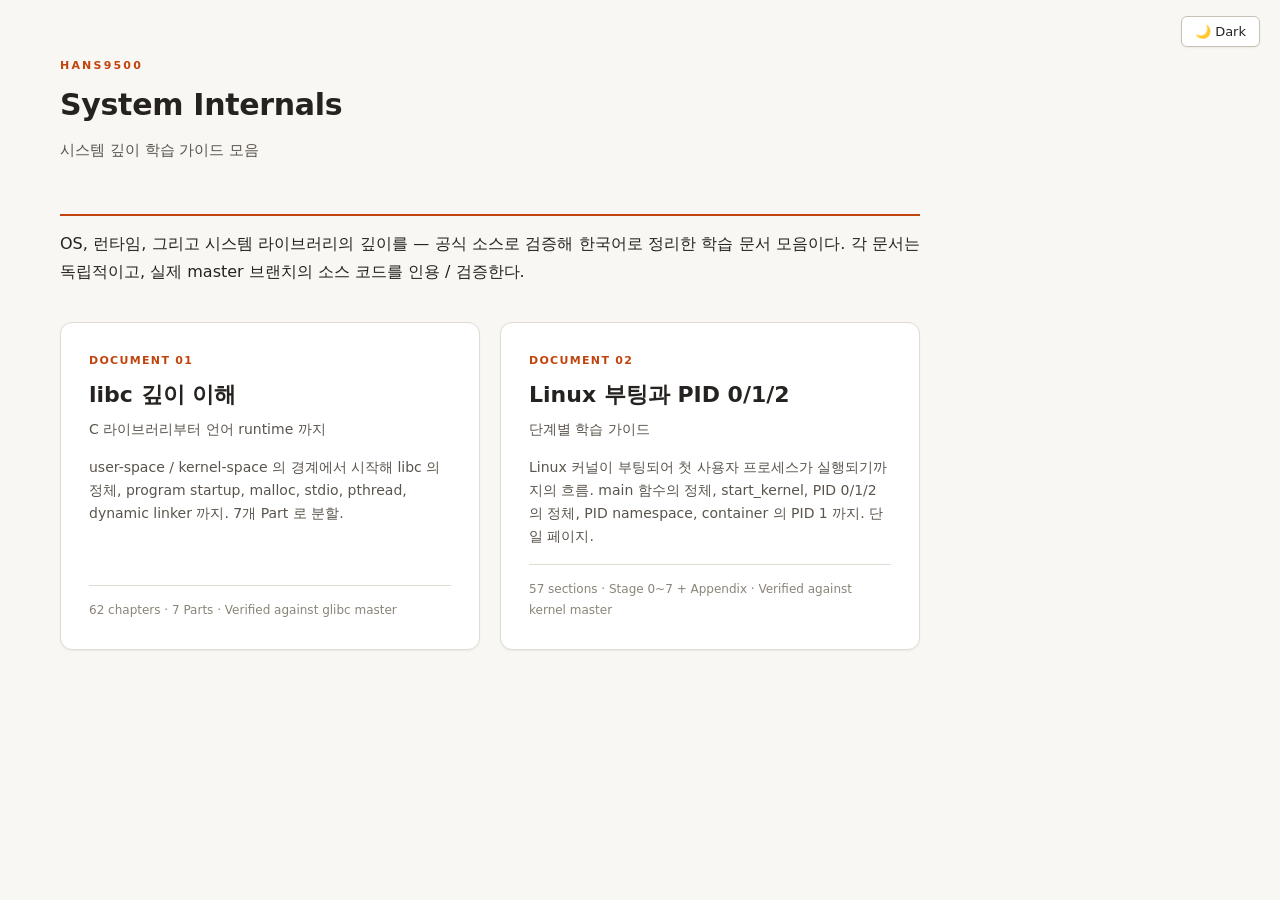
<file: index.html>
<!DOCTYPE html>
<html lang="ko" data-theme="auto">
<head>
<meta charset="UTF-8">
<meta name="viewport" content="width=device-width, initial-scale=1">
<title>System Internals — 시스템 깊이 학습 가이드</title>
<link rel="stylesheet" href="assets/style.css">
</head>
<body>
<button id="theme-toggle" class="theme-toggle">🌙 Dark</button>
<main class="content content-hub">
<div class="doc-header"><div class="doc-eyebrow">Hans9500</div><h1 class="doc-title">System Internals</h1><div class="doc-subtitle">시스템 깊이 학습 가이드 모음</div></div>

<p>OS, 런타임, 그리고 시스템 라이브러리의 깊이를 — 공식 소스로 검증해 한국어로 정리한 학습 문서 모음이다. 각 문서는 독립적이고, 실제 master 브랜치의 소스 코드를 인용 / 검증한다.</p>

<div class="doc-cards"><a href="libc/index.html" class="doc-card"><div class="doc-card-label">Document 01</div><div class="doc-card-title">libc 깊이 이해</div><div class="doc-card-subtitle">C 라이브러리부터 언어 runtime 까지</div><div class="doc-card-body">user-space / kernel-space 의 경계에서 시작해 libc 의 정체, program startup, malloc, stdio, pthread, dynamic linker 까지. 7개 Part 로 분할.</div><div class="doc-card-meta">62 chapters · 7 Parts · Verified against glibc master</div></a><a href="pid/index.html" class="doc-card"><div class="doc-card-label">Document 02</div><div class="doc-card-title">Linux 부팅과 PID 0/1/2</div><div class="doc-card-subtitle">단계별 학습 가이드</div><div class="doc-card-body">Linux 커널이 부팅되어 첫 사용자 프로세스가 실행되기까지의 흐름. main 함수의 정체, start_kernel, PID 0/1/2 의 정체, PID namespace, container 의 PID 1 까지. 단일 페이지.</div><div class="doc-card-meta">57 sections · Stage 0~7 + Appendix · Verified against kernel master</div></a></div>
</main>
<script src="assets/script.js"></script>
</body>
</html>
</file>
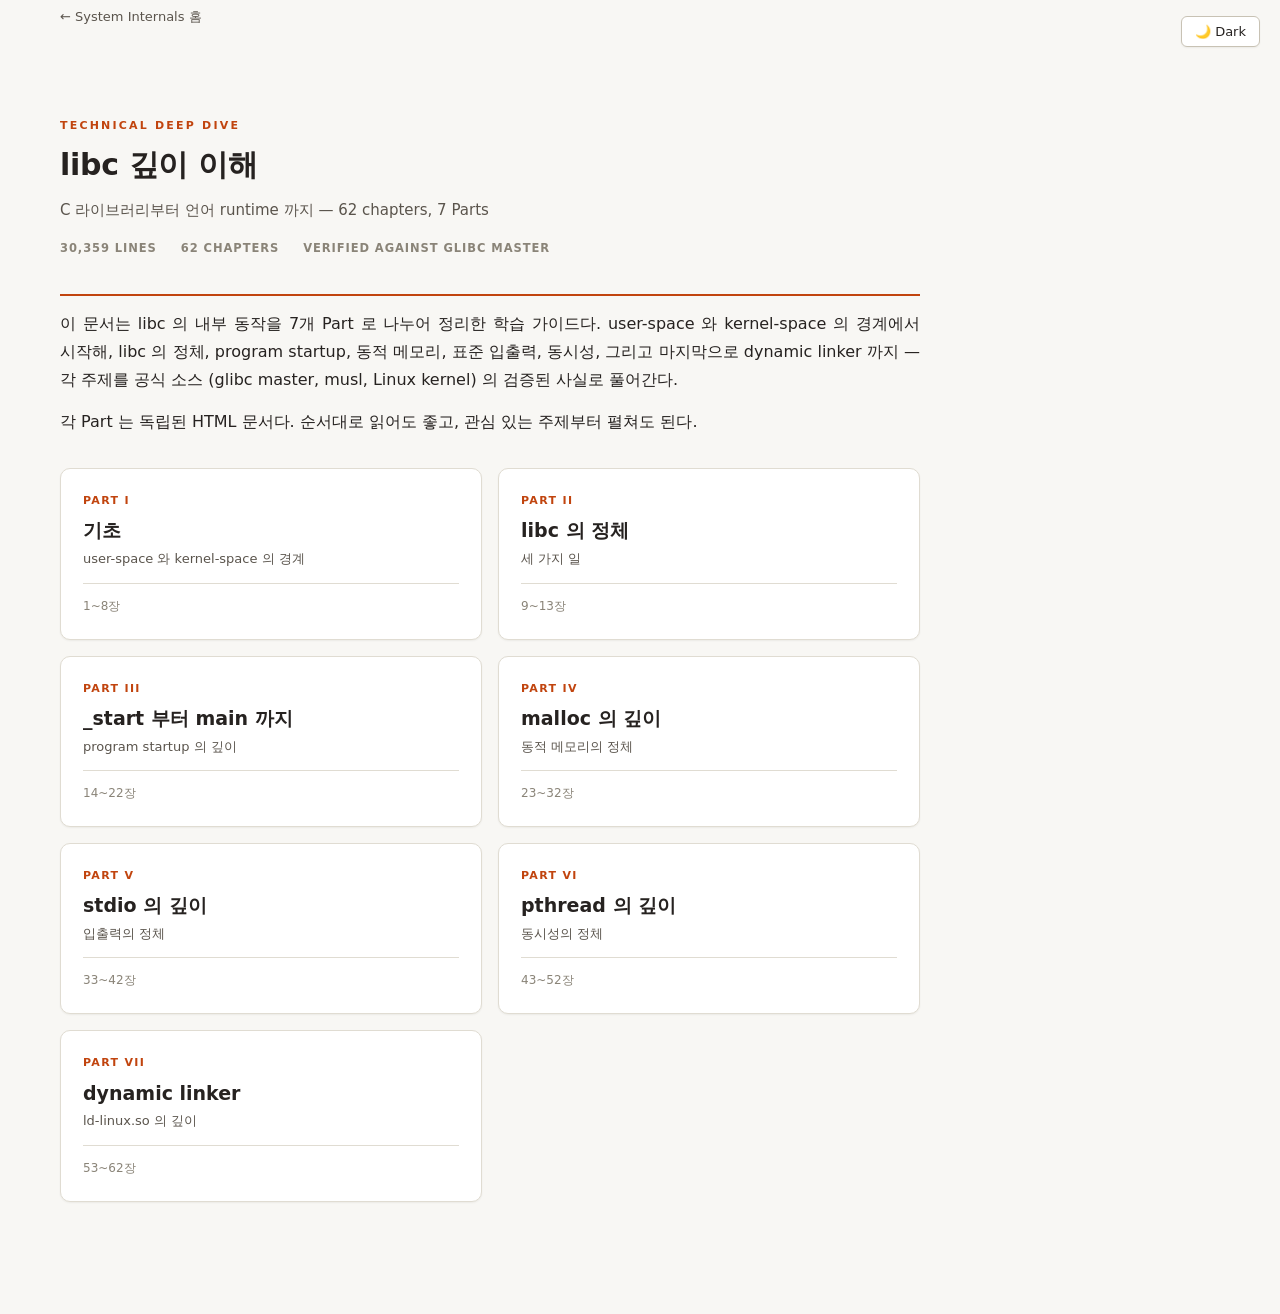
<file: libc/index.html>
<!DOCTYPE html>
<html lang="ko" data-theme="auto">
<head>
<meta charset="UTF-8">
<meta name="viewport" content="width=device-width, initial-scale=1">
<title>libc 깊이 이해 — 7개 Part 학습 가이드</title>
<link rel="stylesheet" href="../assets/style.css">
</head>
<body>
<button id="theme-toggle" class="theme-toggle">🌙 Dark</button>
<main class="content content-hub">
<div class="hub-home"><a href="../index.html">← System Internals 홈</a></div>
<div class="doc-header"><div class="doc-eyebrow">Technical Deep Dive</div><h1 class="doc-title">libc 깊이 이해</h1><div class="doc-subtitle">C 라이브러리부터 언어 runtime 까지 — 62 chapters, 7 Parts</div><div class="doc-meta"><span>30,359 lines</span><span>62 chapters</span><span>Verified against glibc master</span></div></div>

<p>이 문서는 libc 의 내부 동작을 7개 Part 로 나누어 정리한 학습 가이드다. user-space 와 kernel-space 의 경계에서 시작해, libc 의 정체, program startup, 동적 메모리, 표준 입출력, 동시성, 그리고 마지막으로 dynamic linker 까지 — 각 주제를 공식 소스 (glibc master, musl, Linux kernel) 의 검증된 사실로 풀어간다.</p>
<p>각 Part 는 독립된 HTML 문서다. 순서대로 읽어도 좋고, 관심 있는 주제부터 펼쳐도 된다.</p>

<div class="part-cards"><a href="part1.html" class="part-card"><div class="part-card-label">Part I</div><div class="part-card-title">기초</div><div class="part-card-subtitle">user-space 와 kernel-space 의 경계</div><div class="part-card-meta">1~8장</div></a><a href="part2.html" class="part-card"><div class="part-card-label">Part II</div><div class="part-card-title">libc 의 정체</div><div class="part-card-subtitle">세 가지 일</div><div class="part-card-meta">9~13장</div></a><a href="part3.html" class="part-card"><div class="part-card-label">Part III</div><div class="part-card-title">_start 부터 main 까지</div><div class="part-card-subtitle">program startup 의 깊이</div><div class="part-card-meta">14~22장</div></a><a href="part4.html" class="part-card"><div class="part-card-label">Part IV</div><div class="part-card-title">malloc 의 깊이</div><div class="part-card-subtitle">동적 메모리의 정체</div><div class="part-card-meta">23~32장</div></a><a href="part5.html" class="part-card"><div class="part-card-label">Part V</div><div class="part-card-title">stdio 의 깊이</div><div class="part-card-subtitle">입출력의 정체</div><div class="part-card-meta">33~42장</div></a><a href="part6.html" class="part-card"><div class="part-card-label">Part VI</div><div class="part-card-title">pthread 의 깊이</div><div class="part-card-subtitle">동시성의 정체</div><div class="part-card-meta">43~52장</div></a><a href="part7.html" class="part-card"><div class="part-card-label">Part VII</div><div class="part-card-title">dynamic linker</div><div class="part-card-subtitle">ld-linux.so 의 깊이</div><div class="part-card-meta">53~62장</div></a></div>
</main>
<script src="../assets/script.js"></script>
</body>
</html>
</file>
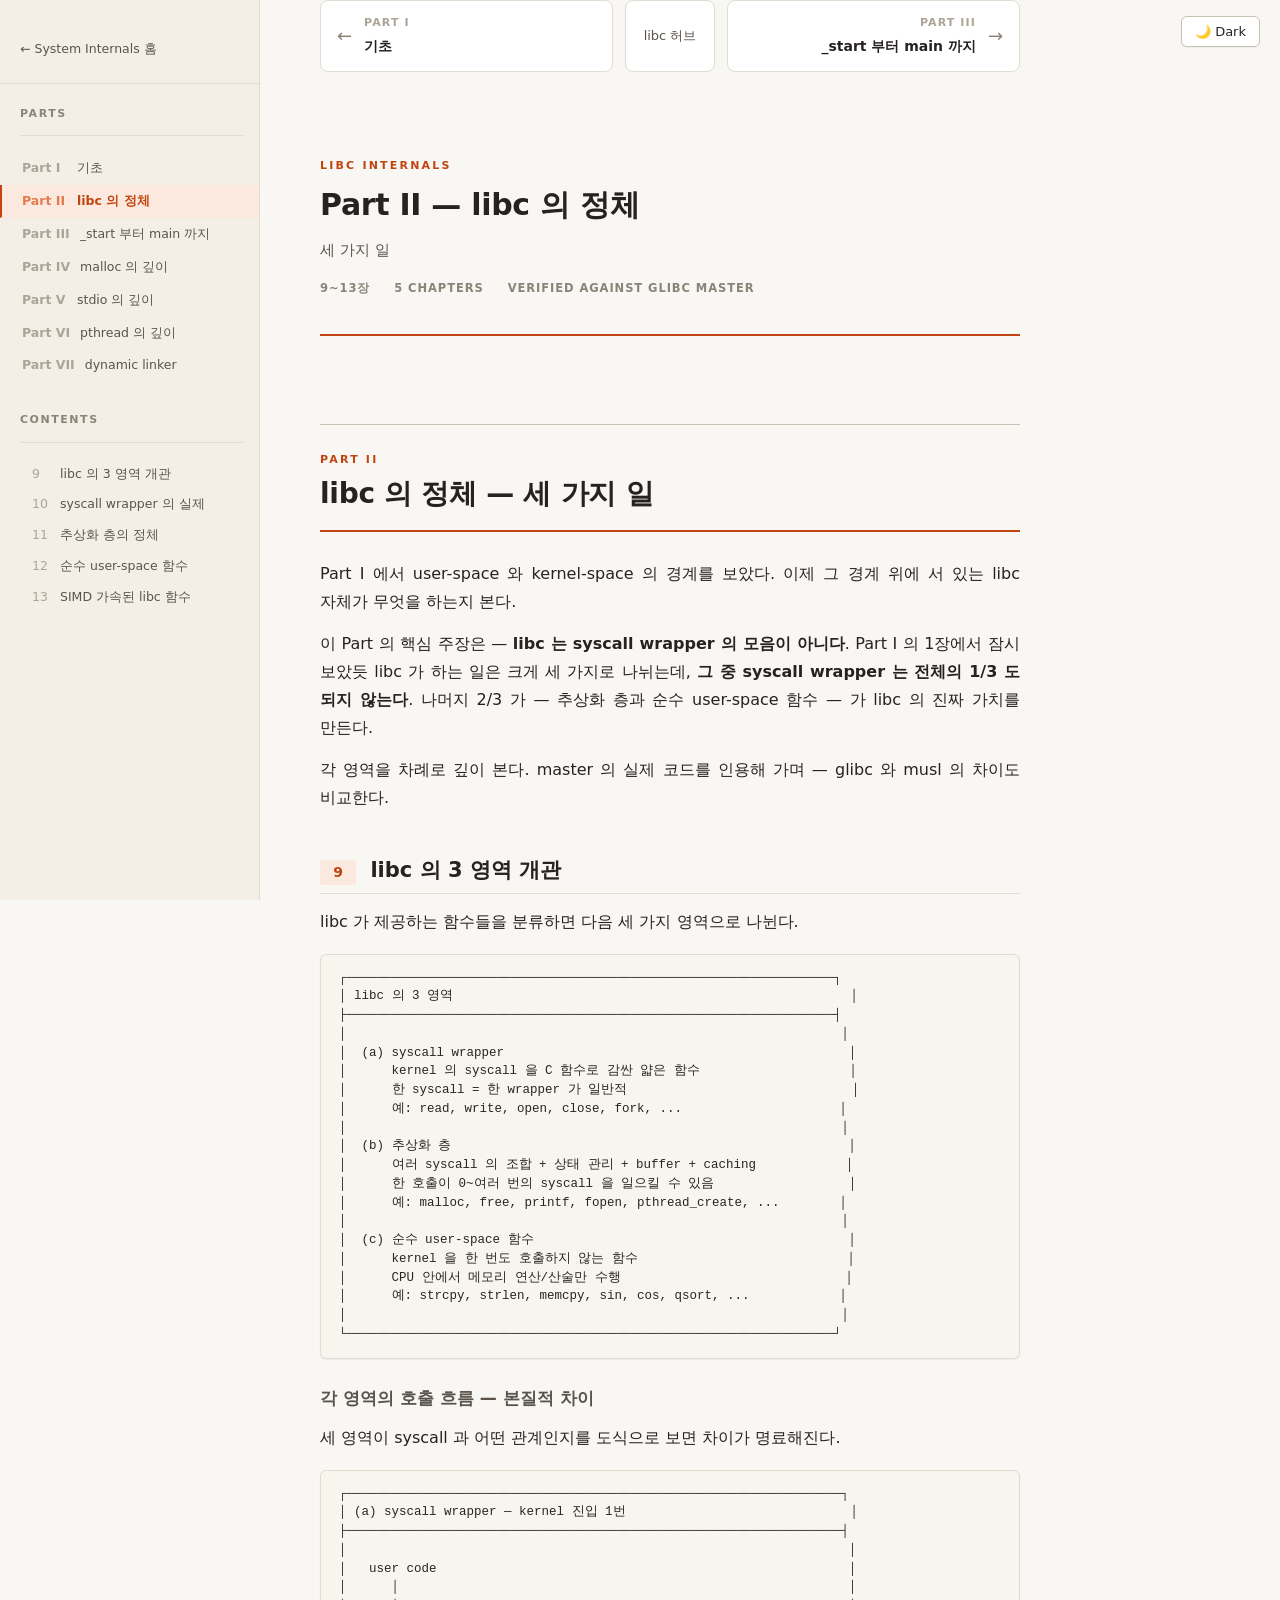
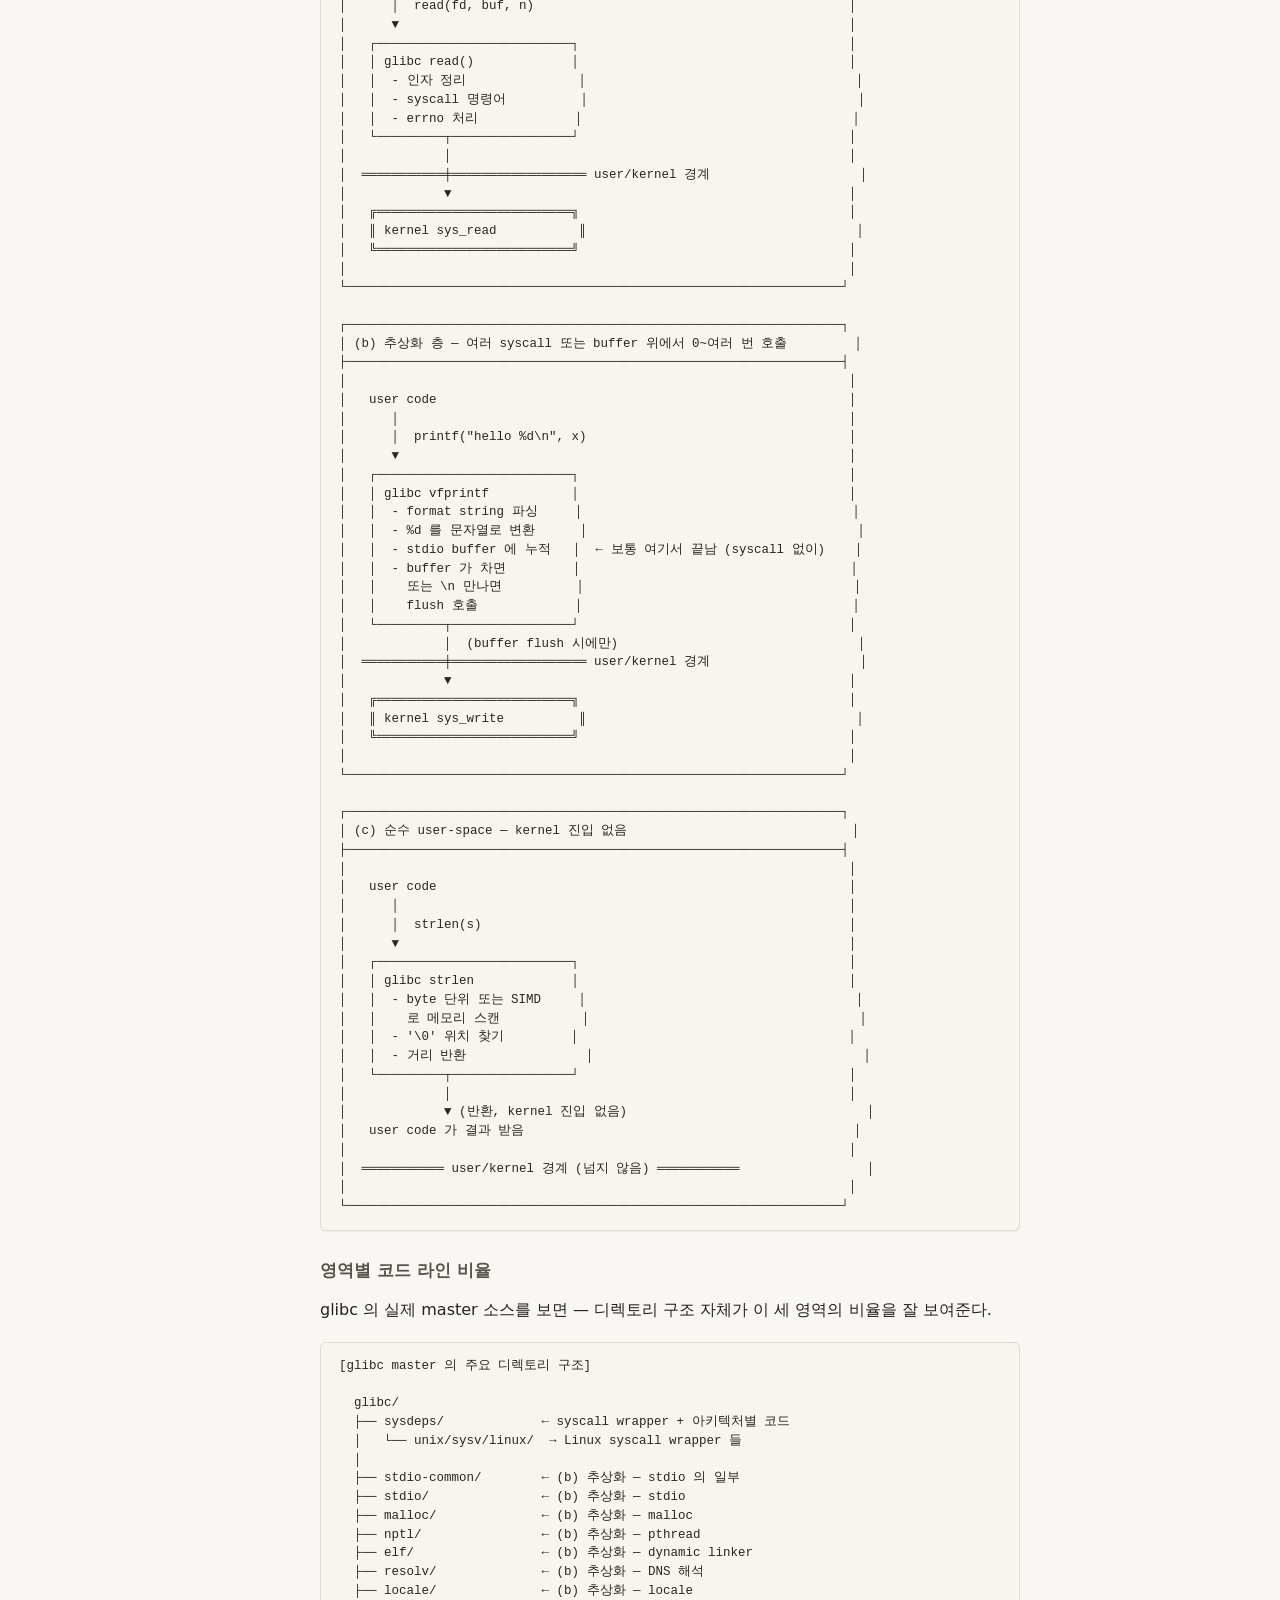
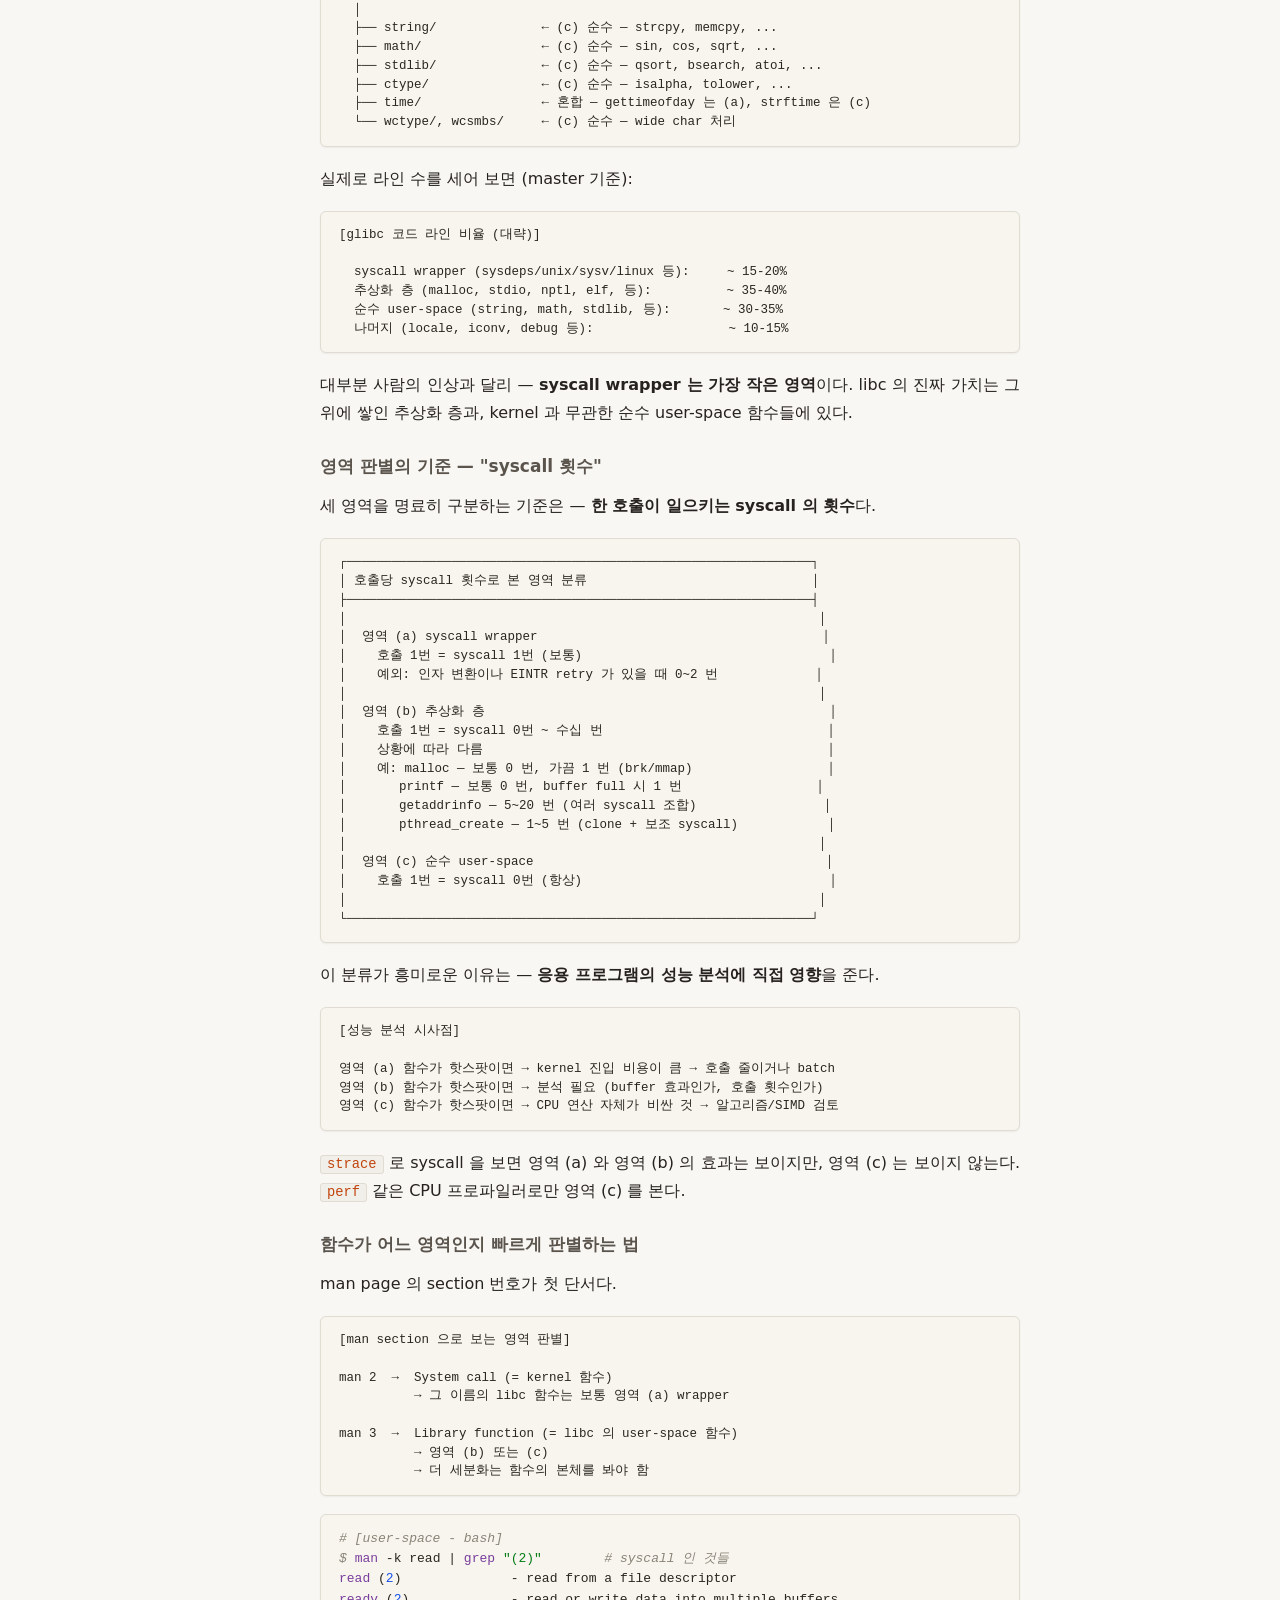
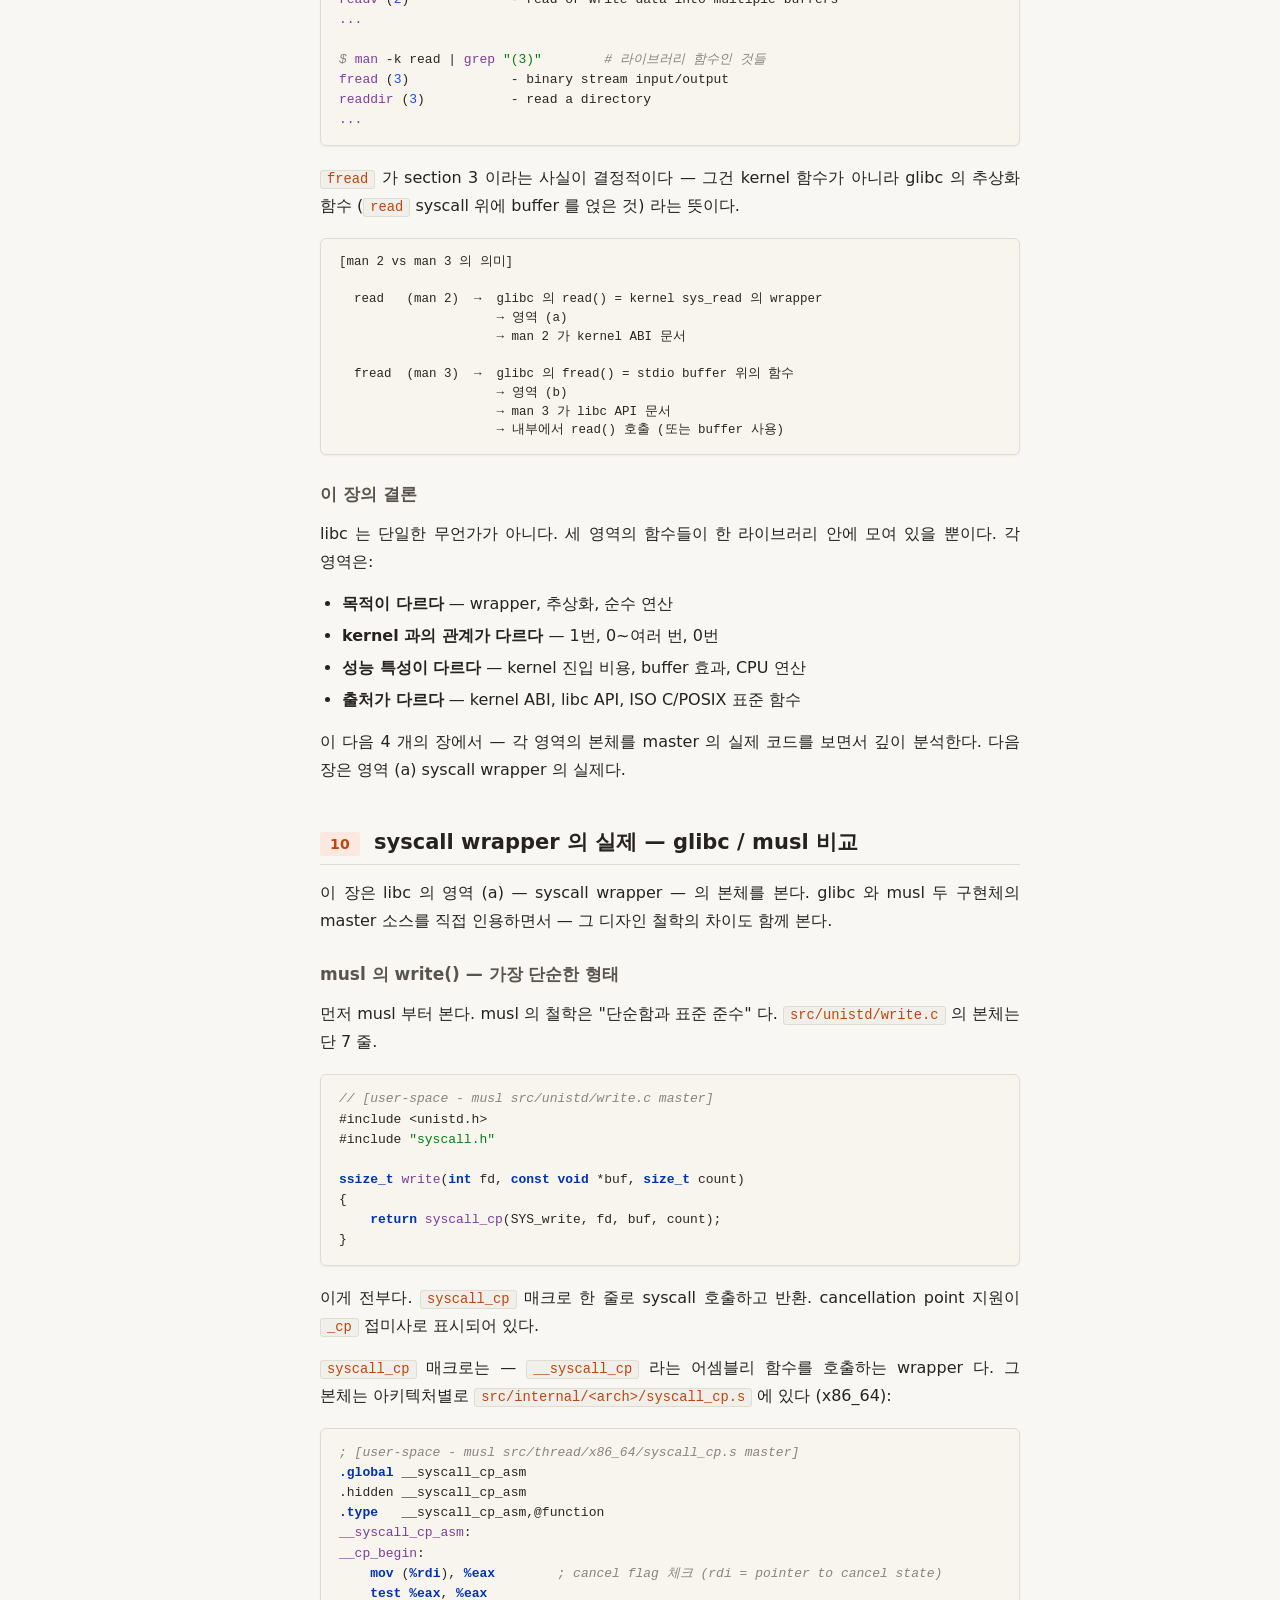
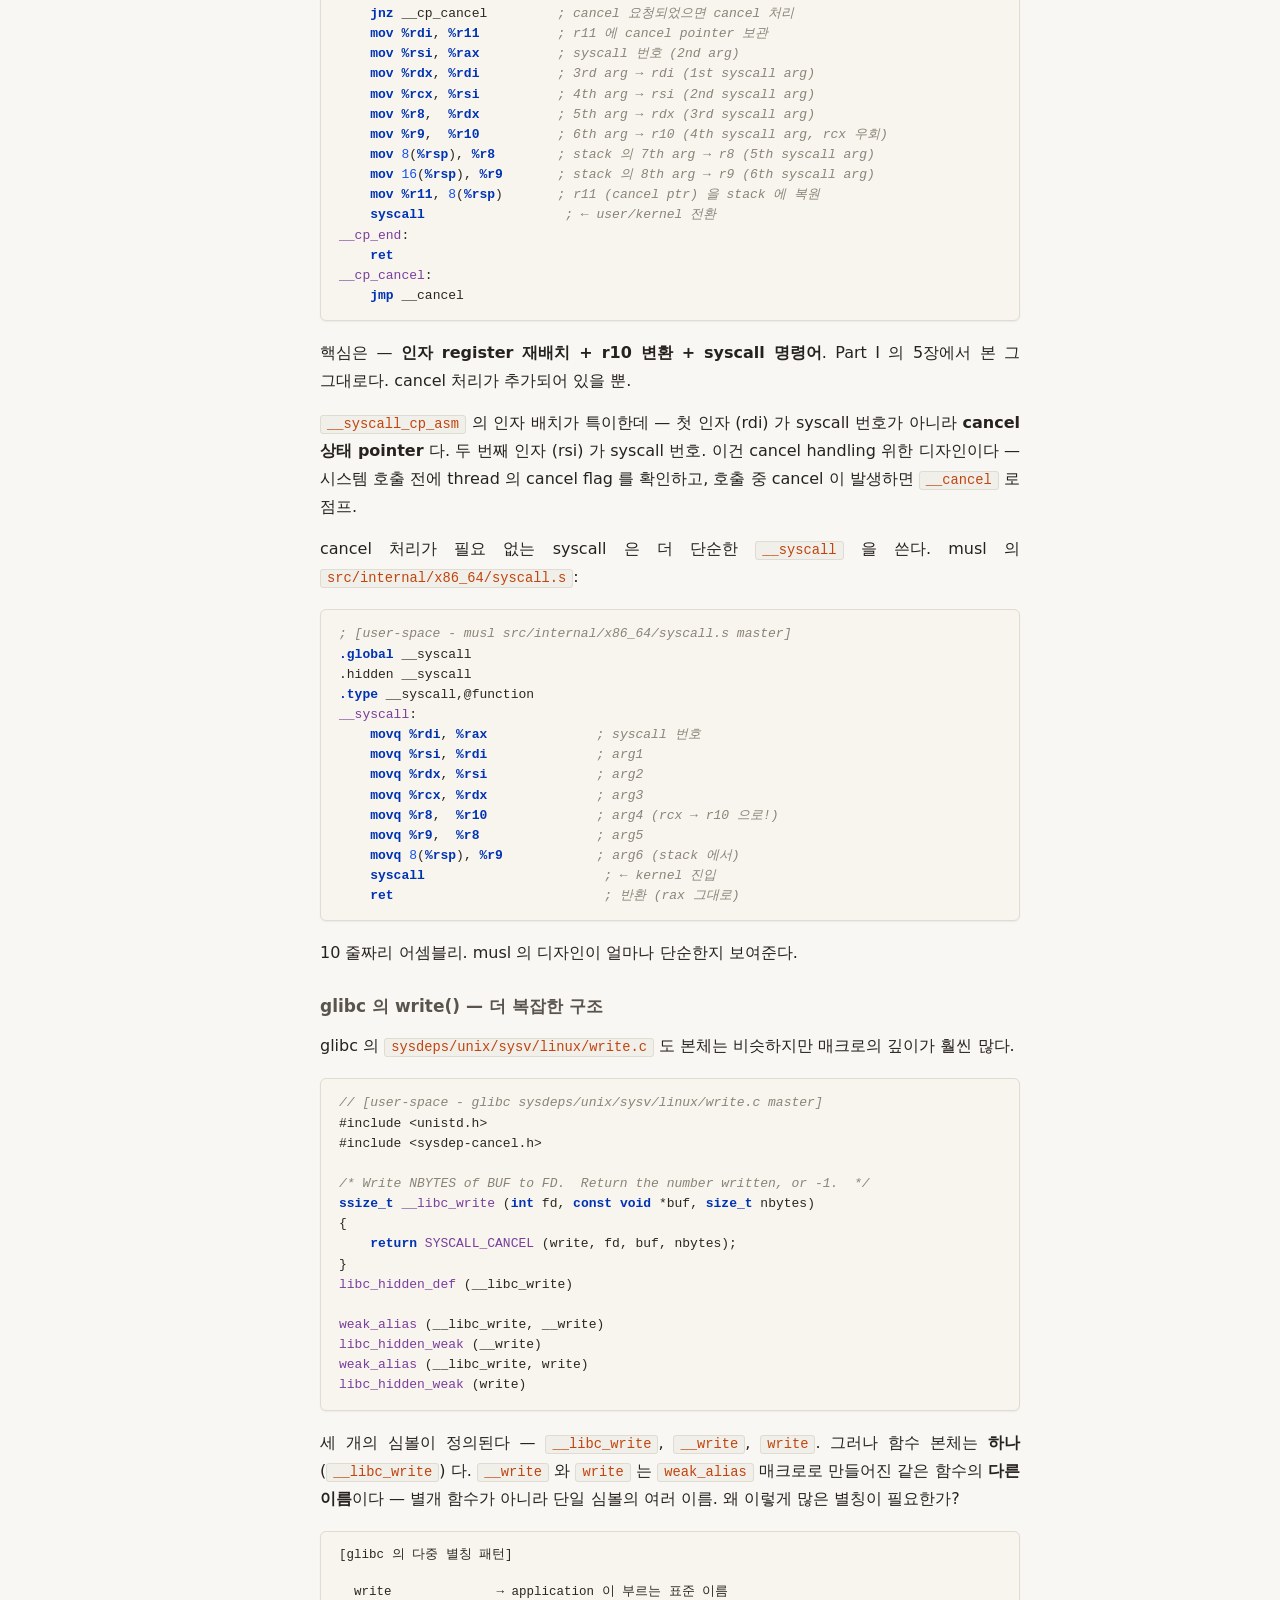
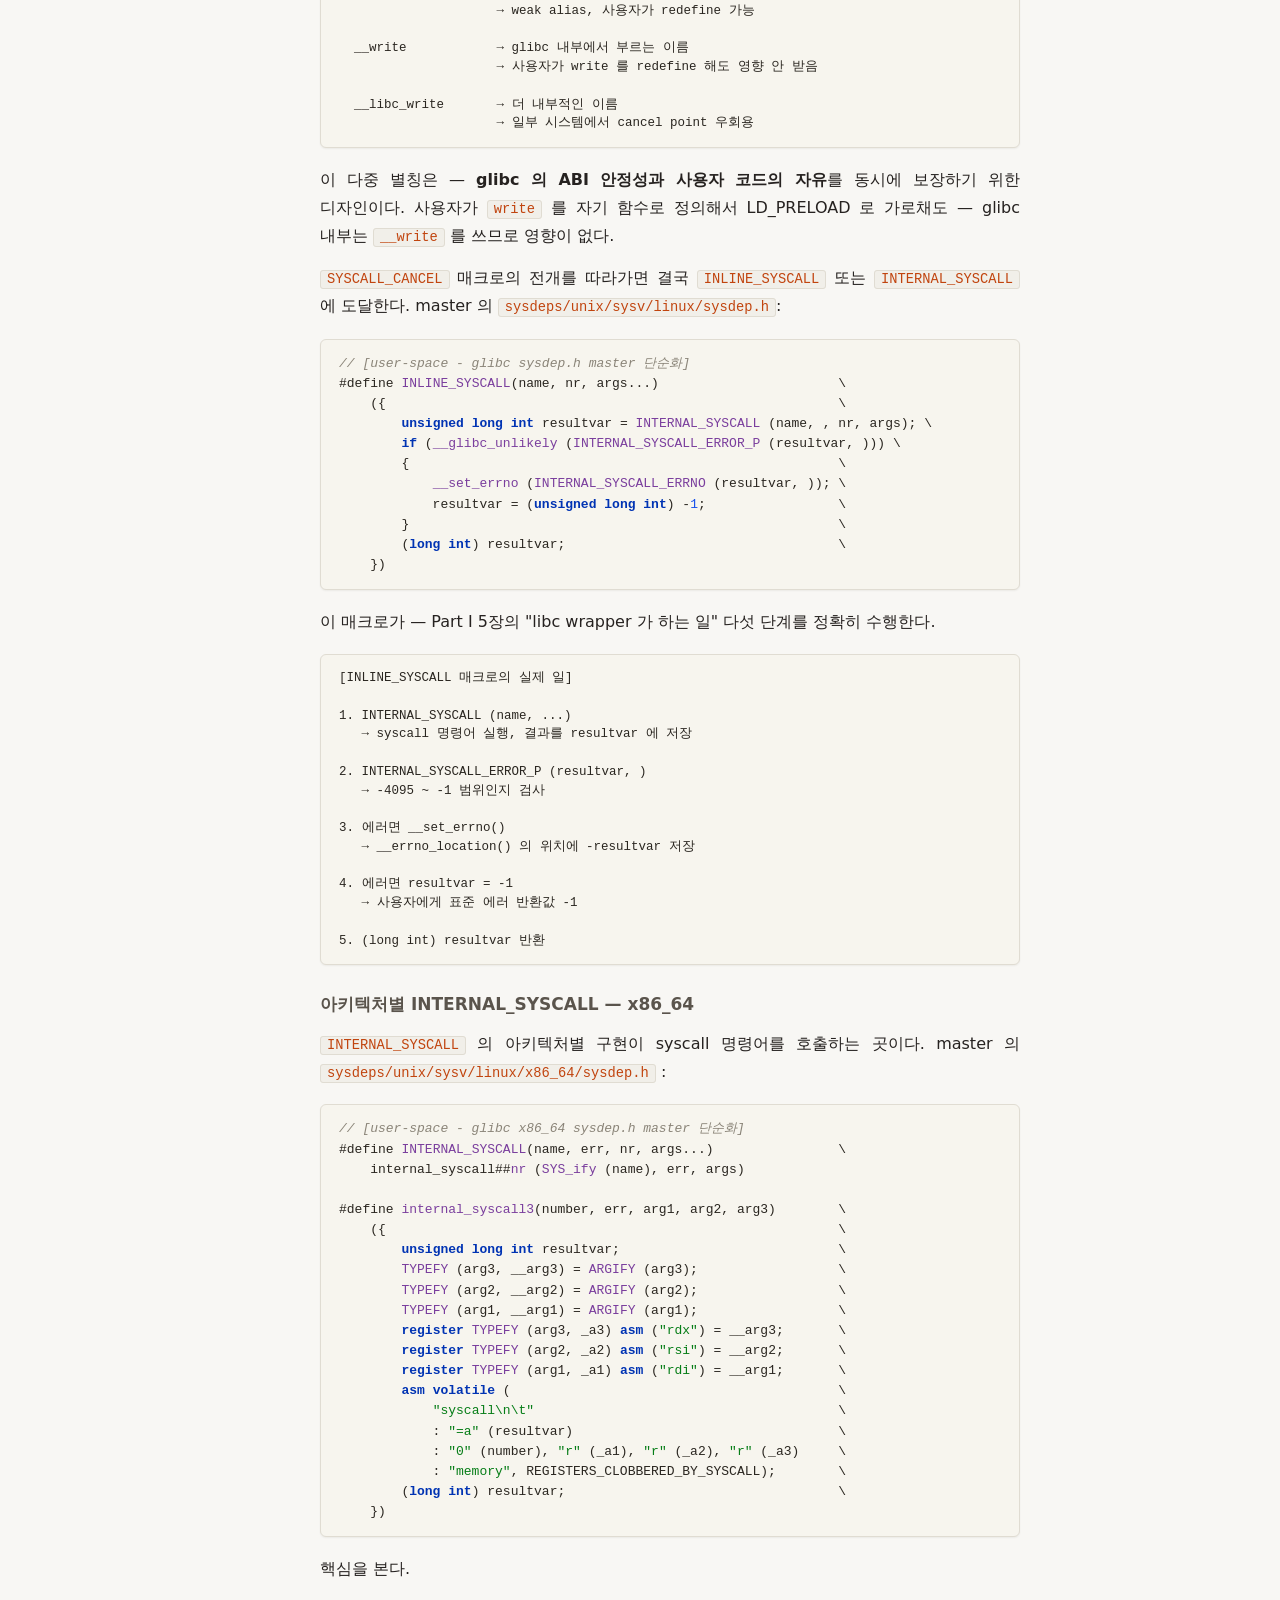
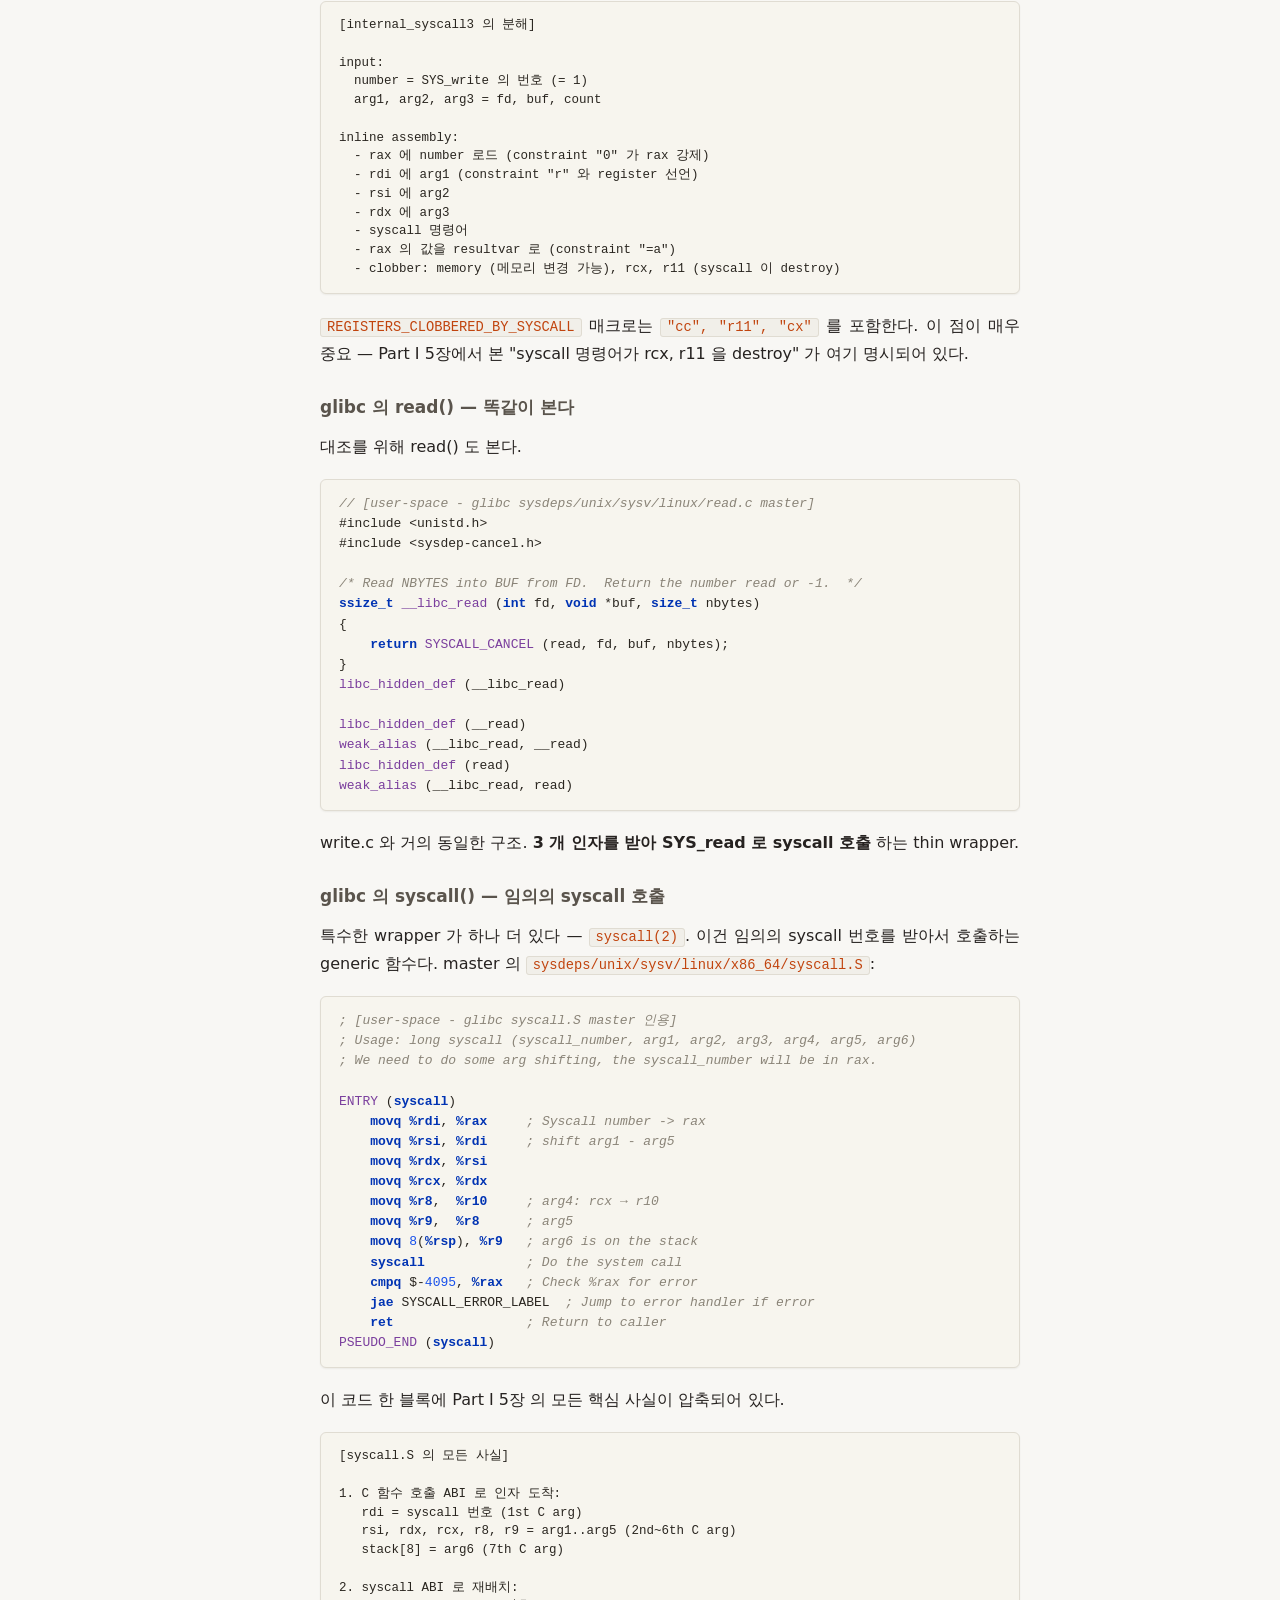
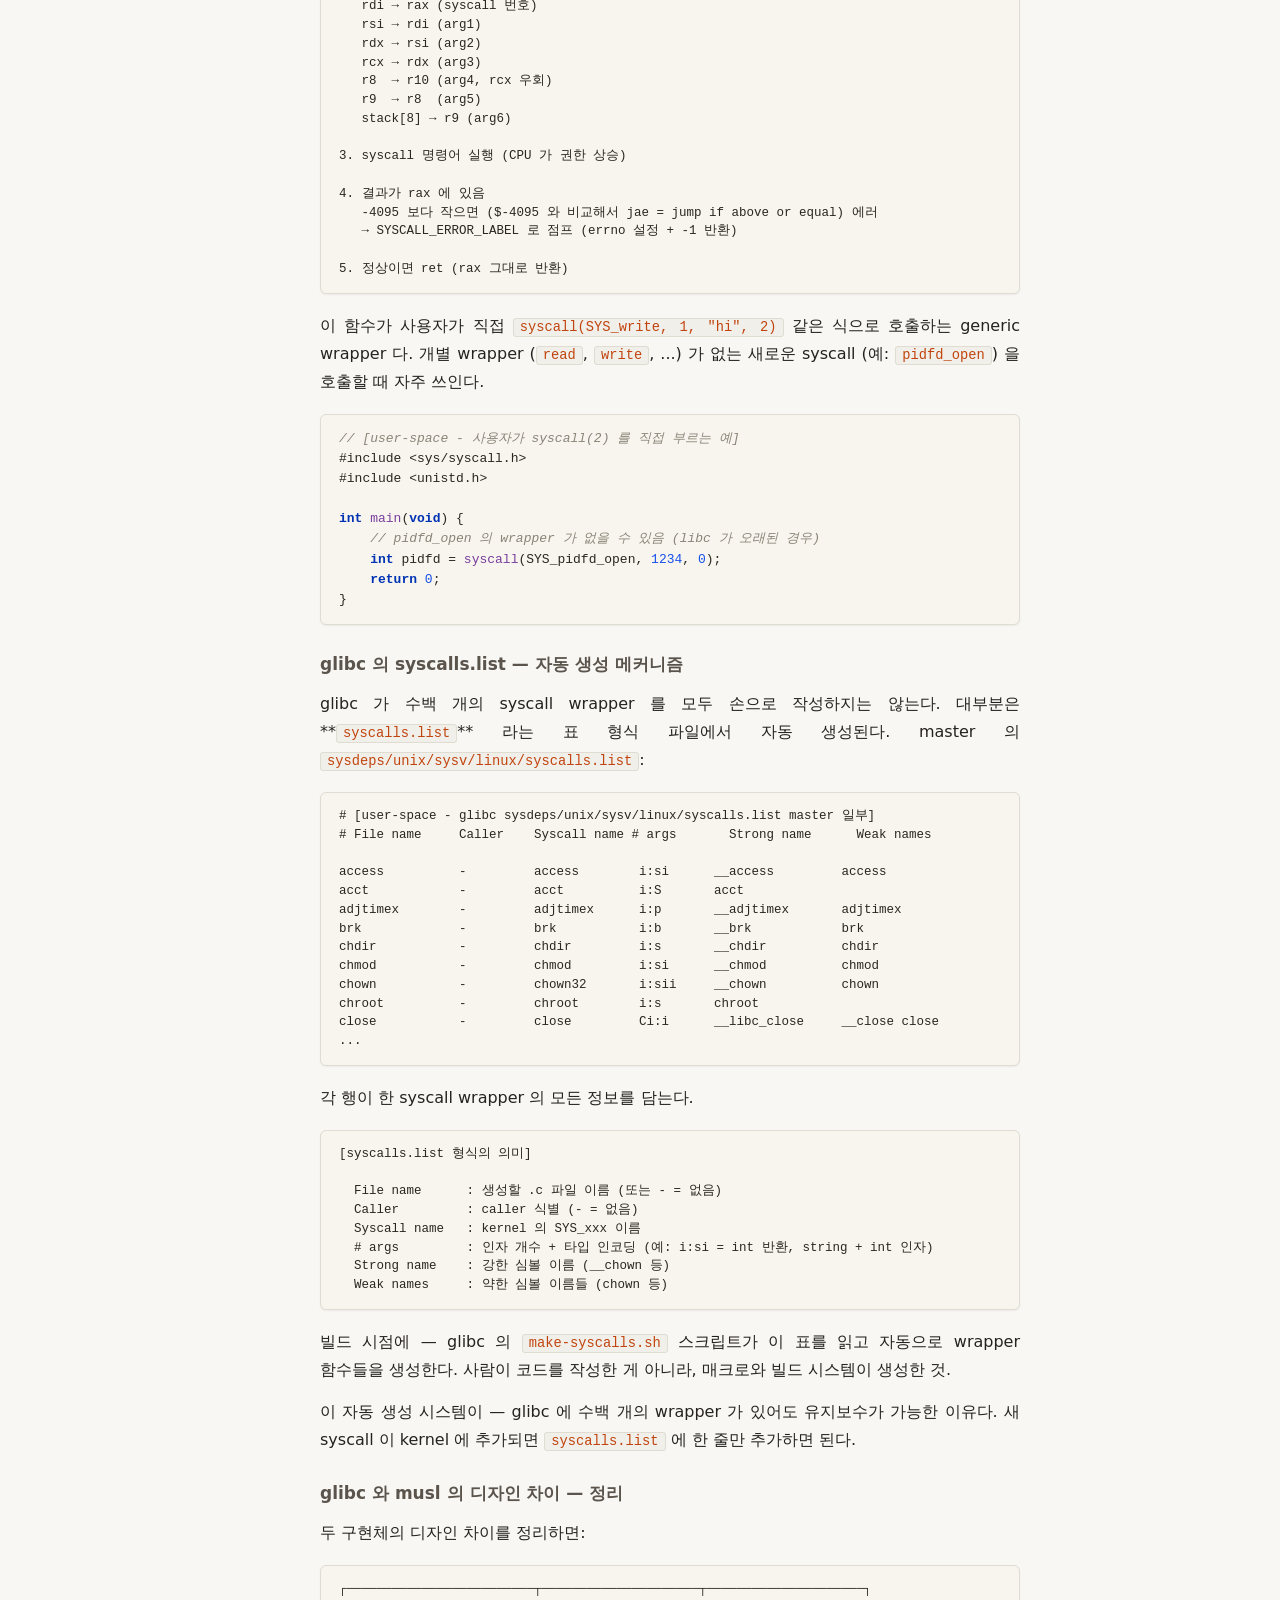
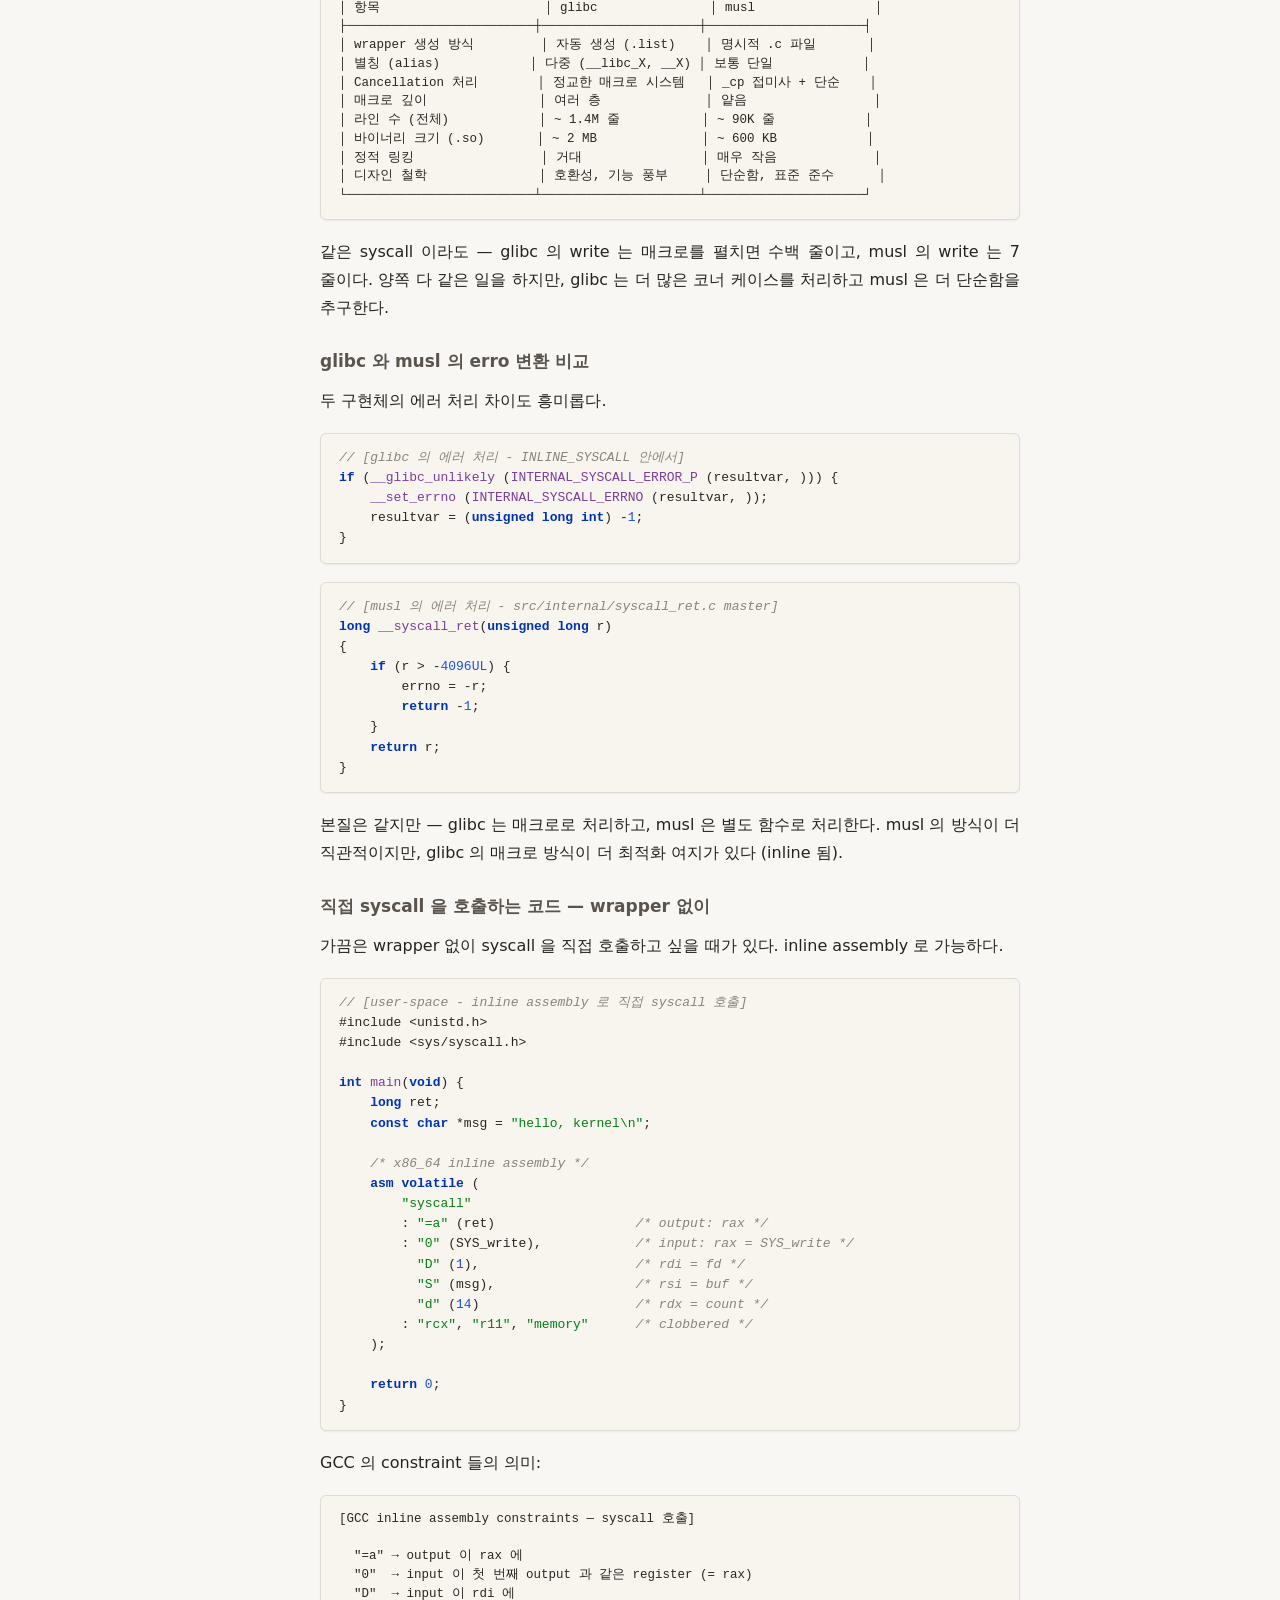
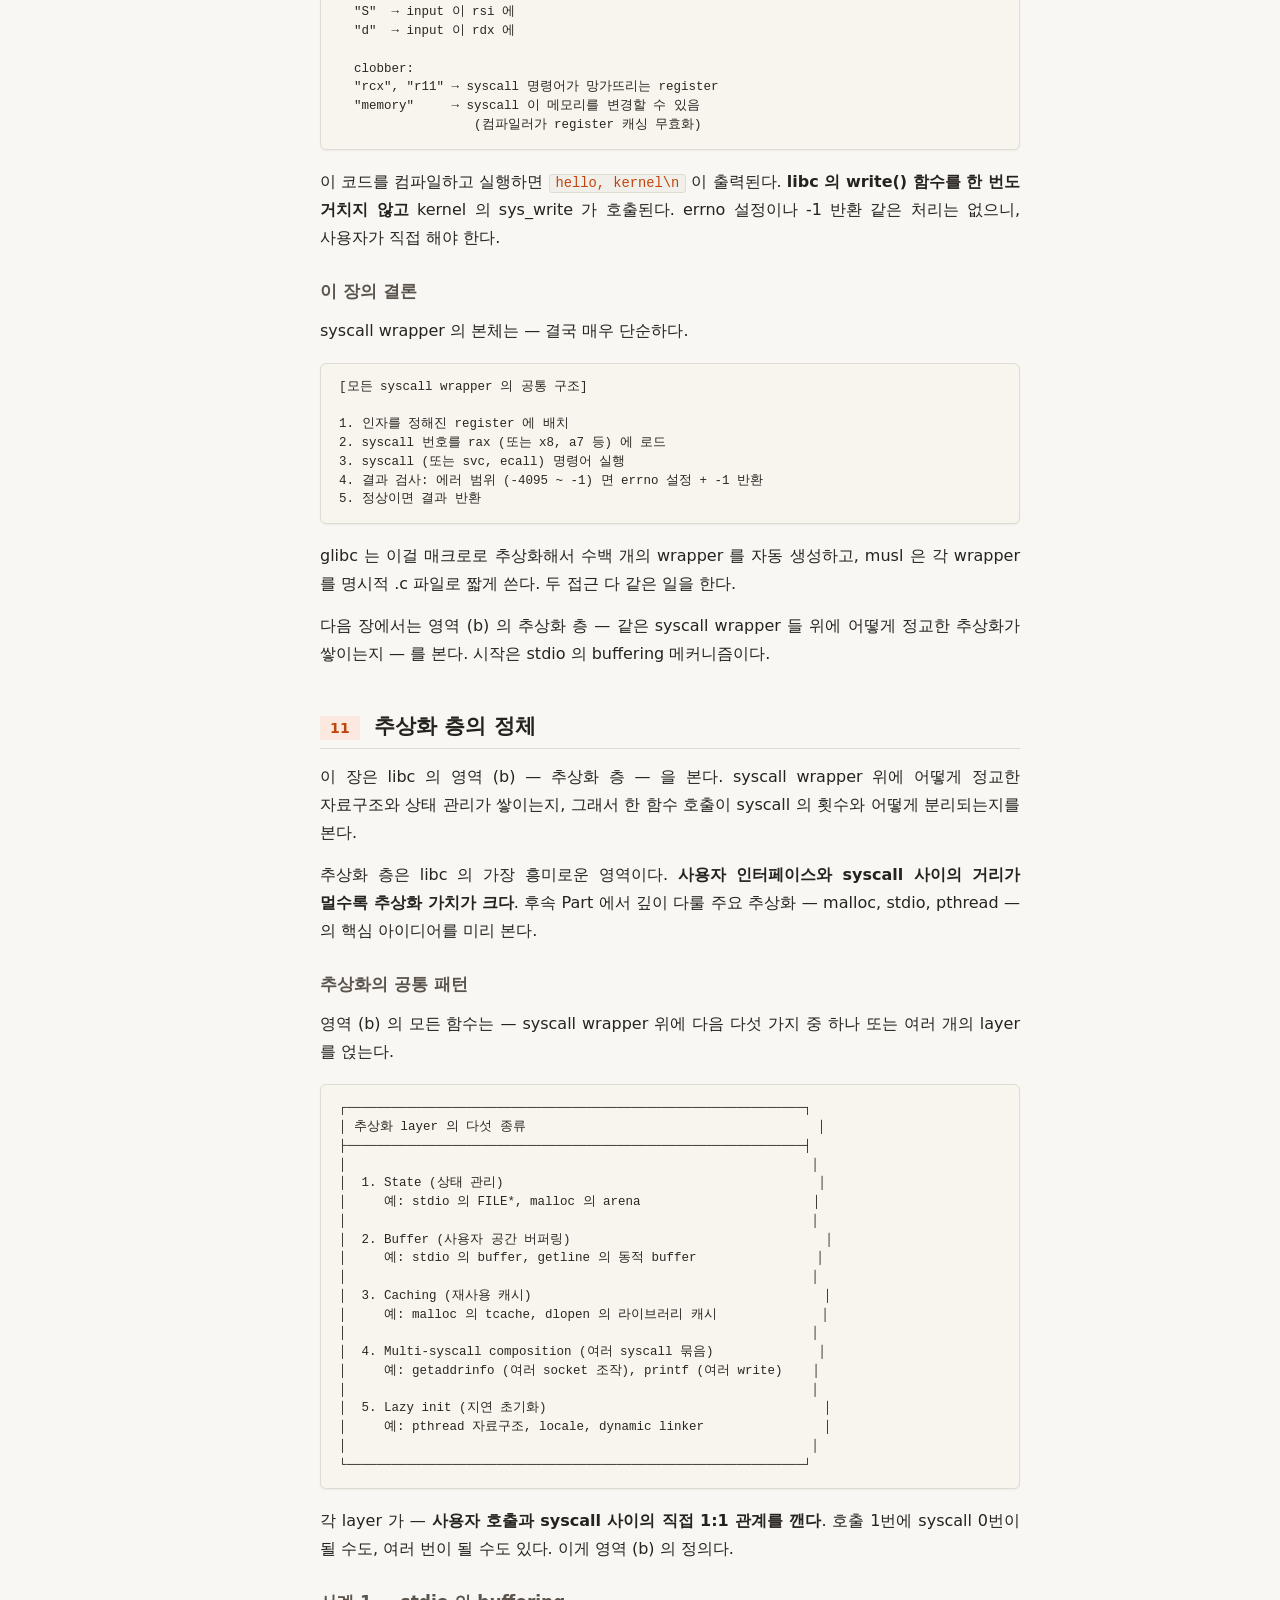
<file: libc/part2.html>
<!DOCTYPE html>
<html lang="ko" data-theme="auto">
<head>
<meta charset="UTF-8">
<meta name="viewport" content="width=device-width, initial-scale=1">
<title>libc 깊이 — Part II: libc 의 정체</title>
<link rel="stylesheet" href="../assets/style.css">
</head>
<body>
<button id="theme-toggle" class="theme-toggle">🌙 Dark</button>
<div class="layout">
<aside class="sidebar"><nav class="toc" aria-label="목차"><div class="sidebar-section sidebar-home"><a href="../index.html" class="home-link">← System Internals 홈</a></div><div class="sidebar-section"><div class="toc-title">Parts</div><ul class="part-nav-list"><li><a href="part1.html" class="part-nav-link"><span class="part-nav-num">Part I</span><span class="part-nav-text">기초</span></a></li><li><a href="part2.html" class="part-nav-link part-nav-current"><span class="part-nav-num">Part II</span><span class="part-nav-text">libc 의 정체</span></a></li><li><a href="part3.html" class="part-nav-link"><span class="part-nav-num">Part III</span><span class="part-nav-text">_start 부터 main 까지</span></a></li><li><a href="part4.html" class="part-nav-link"><span class="part-nav-num">Part IV</span><span class="part-nav-text">malloc 의 깊이</span></a></li><li><a href="part5.html" class="part-nav-link"><span class="part-nav-num">Part V</span><span class="part-nav-text">stdio 의 깊이</span></a></li><li><a href="part6.html" class="part-nav-link"><span class="part-nav-num">Part VI</span><span class="part-nav-text">pthread 의 깊이</span></a></li><li><a href="part7.html" class="part-nav-link"><span class="part-nav-num">Part VII</span><span class="part-nav-text">dynamic linker</span></a></li></ul></div><div class="sidebar-section"><div class="toc-title">Contents</div><ul class="toc-list"><li class="toc-sec"><a href="#9-libc-의-3-영역-개관"><span class="toc-num">9</span><span class="toc-label">libc 의 3 영역 개관</span></a></li><li class="toc-sec"><a href="#10-syscall-wrapper-의-실제-glibc-musl-비교"><span class="toc-num">10</span><span class="toc-label">syscall wrapper 의 실제</span></a></li><li class="toc-sec"><a href="#11-추상화-층의-정체"><span class="toc-num">11</span><span class="toc-label">추상화 층의 정체</span></a></li><li class="toc-sec"><a href="#12-순수-user-space-함수"><span class="toc-num">12</span><span class="toc-label">순수 user-space 함수</span></a></li><li class="toc-sec"><a href="#13-simd-가속된-libc-함수"><span class="toc-num">13</span><span class="toc-label">SIMD 가속된 libc 함수</span></a></li></ul></div></nav></aside>
<main class="content">
<nav class="part-nav part-nav-top"><a href="part1.html" class="nav-link nav-prev" rel="prev"><span class="nav-arrow">←</span><span class="nav-meta"><span class="nav-label">Part I</span><span class="nav-title">기초</span></span></a><a href="index.html" class="nav-hub">libc 허브</a><a href="part3.html" class="nav-link nav-next" rel="next"><span class="nav-meta nav-meta-right"><span class="nav-label">Part III</span><span class="nav-title">_start 부터 main 까지</span></span><span class="nav-arrow">→</span></a></nav>
<div class="doc-header"><div class="doc-eyebrow">libc internals</div><h1 class="doc-title">Part II — libc 의 정체</h1><div class="doc-subtitle">세 가지 일</div><div class="doc-meta"><span>9~13장</span><span>5 chapters</span><span>Verified against glibc master</span></div></div>
<h1 class="stage-heading" id="part-ii-libc-의-정체-세-가지-일"><span class="stage-label">Part II</span><span class="stage-title">libc 의 정체 — 세 가지 일</span></h1>
<p>Part I 에서 user-space 와 kernel-space 의 경계를 보았다. 이제 그 경계 위에 서 있는 libc 자체가 무엇을 하는지 본다.</p>
<p>이 Part 의 핵심 주장은 — <strong>libc 는 syscall wrapper 의 모음이 아니다</strong>. Part I 의 1장에서 잠시 보았듯 libc 가 하는 일은 크게 세 가지로 나뉘는데, <strong>그 중 syscall wrapper 는 전체의 1/3 도 되지 않는다</strong>. 나머지 2/3 가 — 추상화 층과 순수 user-space 함수 — 가 libc 의 진짜 가치를 만든다.</p>
<p>각 영역을 차례로 깊이 본다. master 의 실제 코드를 인용해 가며 — glibc 와 musl 의 차이도 비교한다.</p>
<h2 class="section-heading" id="9-libc-의-3-영역-개관"><span class="section-num">9</span><span class="section-title">libc 의 3 영역 개관</span></h2>
<p>libc 가 제공하는 함수들을 분류하면 다음 세 가지 영역으로 나뉜다.</p>
<pre class="code-block lang-text"><code>┌─────────────────────────────────────────────────────────────────┐
│ libc 의 3 영역                                                     │
├─────────────────────────────────────────────────────────────────┤
│                                                                  │
│  (a) syscall wrapper                                              │
│      kernel 의 syscall 을 C 함수로 감싼 얇은 함수                    │
│      한 syscall = 한 wrapper 가 일반적                              │
│      예: read, write, open, close, fork, ...                     │
│                                                                  │
│  (b) 추상화 층                                                     │
│      여러 syscall 의 조합 + 상태 관리 + buffer + caching            │
│      한 호출이 0~여러 번의 syscall 을 일으킬 수 있음                  │
│      예: malloc, free, printf, fopen, pthread_create, ...        │
│                                                                  │
│  (c) 순수 user-space 함수                                          │
│      kernel 을 한 번도 호출하지 않는 함수                            │
│      CPU 안에서 메모리 연산/산술만 수행                              │
│      예: strcpy, strlen, memcpy, sin, cos, qsort, ...            │
│                                                                  │
└─────────────────────────────────────────────────────────────────┘</code></pre>
<h3 id="각-영역의-호출-흐름-본질적-차이">각 영역의 호출 흐름 — 본질적 차이</h3>
<p>세 영역이 syscall 과 어떤 관계인지를 도식으로 보면 차이가 명료해진다.</p>
<pre class="code-block lang-text"><code>┌──────────────────────────────────────────────────────────────────┐
│ (a) syscall wrapper — kernel 진입 1번                              │
├──────────────────────────────────────────────────────────────────┤
│                                                                   │
│   user code                                                       │
│      │                                                            │
│      │  read(fd, buf, n)                                          │
│      ▼                                                            │
│   ┌──────────────────────────┐                                    │
│   │ glibc read()             │                                    │
│   │  - 인자 정리               │                                    │
│   │  - syscall 명령어          │                                    │
│   │  - errno 처리             │                                    │
│   └─────────┬────────────────┘                                    │
│             │                                                     │
│  ═══════════╪══════════════════ user/kernel 경계                    │
│             ▼                                                     │
│   ╔══════════════════════════╗                                    │
│   ║ kernel sys_read           ║                                    │
│   ╚══════════════════════════╝                                    │
│                                                                   │
└──────────────────────────────────────────────────────────────────┘

┌──────────────────────────────────────────────────────────────────┐
│ (b) 추상화 층 — 여러 syscall 또는 buffer 위에서 0~여러 번 호출         │
├──────────────────────────────────────────────────────────────────┤
│                                                                   │
│   user code                                                       │
│      │                                                            │
│      │  printf(&quot;hello %d\n&quot;, x)                                   │
│      ▼                                                            │
│   ┌──────────────────────────┐                                    │
│   │ glibc vfprintf           │                                    │
│   │  - format string 파싱     │                                    │
│   │  - %d 를 문자열로 변환      │                                    │
│   │  - stdio buffer 에 누적   │  ← 보통 여기서 끝남 (syscall 없이)    │
│   │  - buffer 가 차면         │                                    │
│   │    또는 \n 만나면          │                                    │
│   │    flush 호출             │                                    │
│   └─────────┬────────────────┘                                    │
│             │  (buffer flush 시에만)                                │
│  ═══════════╪══════════════════ user/kernel 경계                    │
│             ▼                                                     │
│   ╔══════════════════════════╗                                    │
│   ║ kernel sys_write          ║                                    │
│   ╚══════════════════════════╝                                    │
│                                                                   │
└──────────────────────────────────────────────────────────────────┘

┌──────────────────────────────────────────────────────────────────┐
│ (c) 순수 user-space — kernel 진입 없음                              │
├──────────────────────────────────────────────────────────────────┤
│                                                                   │
│   user code                                                       │
│      │                                                            │
│      │  strlen(s)                                                 │
│      ▼                                                            │
│   ┌──────────────────────────┐                                    │
│   │ glibc strlen             │                                    │
│   │  - byte 단위 또는 SIMD     │                                    │
│   │    로 메모리 스캔           │                                    │
│   │  - &#x27;\0&#x27; 위치 찾기         │                                    │
│   │  - 거리 반환                │                                    │
│   └─────────┬────────────────┘                                    │
│             │                                                     │
│             ▼ (반환, kernel 진입 없음)                                │
│   user code 가 결과 받음                                            │
│                                                                   │
│  ═══════════ user/kernel 경계 (넘지 않음) ═══════════                 │
│                                                                   │
└──────────────────────────────────────────────────────────────────┘</code></pre>
<h3 id="영역별-코드-라인-비율">영역별 코드 라인 비율</h3>
<p>glibc 의 실제 master 소스를 보면 — 디렉토리 구조 자체가 이 세 영역의 비율을 잘 보여준다.</p>
<pre class="code-block lang-text"><code>[glibc master 의 주요 디렉토리 구조]

  glibc/
  ├── sysdeps/             ← syscall wrapper + 아키텍처별 코드
  │   └── unix/sysv/linux/  → Linux syscall wrapper 들
  │
  ├── stdio-common/        ← (b) 추상화 — stdio 의 일부
  ├── stdio/               ← (b) 추상화 — stdio
  ├── malloc/              ← (b) 추상화 — malloc
  ├── nptl/                ← (b) 추상화 — pthread
  ├── elf/                 ← (b) 추상화 — dynamic linker
  ├── resolv/              ← (b) 추상화 — DNS 해석
  ├── locale/              ← (b) 추상화 — locale
  │
  ├── string/              ← (c) 순수 — strcpy, memcpy, ...
  ├── math/                ← (c) 순수 — sin, cos, sqrt, ...
  ├── stdlib/              ← (c) 순수 — qsort, bsearch, atoi, ...
  ├── ctype/               ← (c) 순수 — isalpha, tolower, ...
  ├── time/                ← 혼합 — gettimeofday 는 (a), strftime 은 (c)
  └── wctype/, wcsmbs/     ← (c) 순수 — wide char 처리</code></pre>
<p>실제로 라인 수를 세어 보면 (master 기준):</p>
<pre class="code-block lang-text"><code>[glibc 코드 라인 비율 (대략)]

  syscall wrapper (sysdeps/unix/sysv/linux 등):     ~ 15-20%
  추상화 층 (malloc, stdio, nptl, elf, 등):          ~ 35-40%
  순수 user-space (string, math, stdlib, 등):       ~ 30-35%
  나머지 (locale, iconv, debug 등):                  ~ 10-15%</code></pre>
<p>대부분 사람의 인상과 달리 — <strong>syscall wrapper 는 가장 작은 영역</strong>이다. libc 의 진짜 가치는 그 위에 쌓인 추상화 층과, kernel 과 무관한 순수 user-space 함수들에 있다.</p>
<h3 id="영역-판별의-기준-syscall-횟수">영역 판별의 기준 — &quot;syscall 횟수&quot;</h3>
<p>세 영역을 명료히 구분하는 기준은 — <strong>한 호출이 일으키는 syscall 의 횟수</strong>다.</p>
<pre class="code-block lang-text"><code>┌──────────────────────────────────────────────────────────────┐
│ 호출당 syscall 횟수로 본 영역 분류                              │
├──────────────────────────────────────────────────────────────┤
│                                                               │
│  영역 (a) syscall wrapper                                      │
│    호출 1번 = syscall 1번 (보통)                                 │
│    예외: 인자 변환이나 EINTR retry 가 있을 때 0~2 번             │
│                                                               │
│  영역 (b) 추상화 층                                              │
│    호출 1번 = syscall 0번 ~ 수십 번                              │
│    상황에 따라 다름                                              │
│    예: malloc — 보통 0 번, 가끔 1 번 (brk/mmap)                  │
│       printf — 보통 0 번, buffer full 시 1 번                  │
│       getaddrinfo — 5~20 번 (여러 syscall 조합)                 │
│       pthread_create — 1~5 번 (clone + 보조 syscall)            │
│                                                               │
│  영역 (c) 순수 user-space                                       │
│    호출 1번 = syscall 0번 (항상)                                 │
│                                                               │
└──────────────────────────────────────────────────────────────┘</code></pre>
<p>이 분류가 흥미로운 이유는 — <strong>응용 프로그램의 성능 분석에 직접 영향</strong>을 준다.</p>
<pre class="code-block lang-text"><code>[성능 분석 시사점]

영역 (a) 함수가 핫스팟이면 → kernel 진입 비용이 큼 → 호출 줄이거나 batch
영역 (b) 함수가 핫스팟이면 → 분석 필요 (buffer 효과인가, 호출 횟수인가)
영역 (c) 함수가 핫스팟이면 → CPU 연산 자체가 비싼 것 → 알고리즘/SIMD 검토</code></pre>
<p><code class="inline-code">strace</code> 로 syscall 을 보면 영역 (a) 와 영역 (b) 의 효과는 보이지만, 영역 (c) 는 보이지 않는다. <code class="inline-code">perf</code> 같은 CPU 프로파일러로만 영역 (c) 를 본다.</p>
<h3 id="함수가-어느-영역인지-빠르게-판별하는-법">함수가 어느 영역인지 빠르게 판별하는 법</h3>
<p>man page 의 section 번호가 첫 단서다.</p>
<pre class="code-block lang-text"><code>[man section 으로 보는 영역 판별]

man 2  →  System call (= kernel 함수)
          → 그 이름의 libc 함수는 보통 영역 (a) wrapper
          
man 3  →  Library function (= libc 의 user-space 함수)
          → 영역 (b) 또는 (c)
          → 더 세분화는 함수의 본체를 봐야 함</code></pre>
<pre class="code-block lang-bash"><code><span class="hl-co"># [user-space - bash]</span>
<span class="hl-co">$</span> <span class="hl-fn">man</span> -k read | <span class="hl-fn">grep</span> <span class="hl-str">&quot;(2)&quot;</span>        <span class="hl-co"># syscall 인 것들</span>
<span class="hl-fn">read</span> (<span class="hl-num">2</span>)              - read from a file descriptor
<span class="hl-fn">readv</span> (<span class="hl-num">2</span>)             - read or write data into multiple buffers
<span class="hl-fn">...</span>

<span class="hl-co">$</span> <span class="hl-fn">man</span> -k read | <span class="hl-fn">grep</span> <span class="hl-str">&quot;(3)&quot;</span>        <span class="hl-co"># 라이브러리 함수인 것들</span>
<span class="hl-fn">fread</span> (<span class="hl-num">3</span>)             - binary stream input/output
<span class="hl-fn">readdir</span> (<span class="hl-num">3</span>)           - read a directory
<span class="hl-fn">...</span></code></pre>
<p><code class="inline-code">fread</code> 가 section 3 이라는 사실이 결정적이다 — 그건 kernel 함수가 아니라 glibc 의 추상화 함수 (<code class="inline-code">read</code> syscall 위에 buffer 를 얹은 것) 라는 뜻이다.</p>
<pre class="code-block lang-text"><code>[man 2 vs man 3 의 의미]

  read   (man 2)  →  glibc 의 read() = kernel sys_read 의 wrapper
                     → 영역 (a)
                     → man 2 가 kernel ABI 문서
                     
  fread  (man 3)  →  glibc 의 fread() = stdio buffer 위의 함수
                     → 영역 (b)
                     → man 3 가 libc API 문서
                     → 내부에서 read() 호출 (또는 buffer 사용)</code></pre>
<h3 id="이-장의-결론">이 장의 결론</h3>
<p>libc 는 단일한 무언가가 아니다. 세 영역의 함수들이 한 라이브러리 안에 모여 있을 뿐이다. 각 영역은:</p>
<ul><li><strong>목적이 다르다</strong> — wrapper, 추상화, 순수 연산</li><li><strong>kernel 과의 관계가 다르다</strong> — 1번, 0~여러 번, 0번</li><li><strong>성능 특성이 다르다</strong> — kernel 진입 비용, buffer 효과, CPU 연산</li><li><strong>출처가 다르다</strong> — kernel ABI, libc API, ISO C/POSIX 표준 함수</li></ul>
<p>이 다음 4 개의 장에서 — 각 영역의 본체를 master 의 실제 코드를 보면서 깊이 분석한다. 다음 장은 영역 (a) syscall wrapper 의 실제다.</p>
<h2 class="section-heading" id="10-syscall-wrapper-의-실제-glibc-musl-비교"><span class="section-num">10</span><span class="section-title">syscall wrapper 의 실제 — glibc / musl 비교</span></h2>
<p>이 장은 libc 의 영역 (a) — syscall wrapper — 의 본체를 본다. glibc 와 musl 두 구현체의 master 소스를 직접 인용하면서 — 그 디자인 철학의 차이도 함께 본다.</p>
<h3 id="musl-의-write-가장-단순한-형태">musl 의 write() — 가장 단순한 형태</h3>
<p>먼저 musl 부터 본다. musl 의 철학은 &quot;단순함과 표준 준수&quot; 다. <code class="inline-code">src/unistd/write.c</code> 의 본체는 단 7 줄.</p>
<pre class="code-block lang-c"><code><span class="hl-co">// [user-space - musl src/unistd/write.c master]</span>
#include &lt;unistd.h&gt;
#include <span class="hl-str">&quot;syscall.h&quot;</span>

<span class="hl-kw">ssize_t</span> <span class="hl-fn">write</span>(<span class="hl-kw">int</span> fd, <span class="hl-kw">const</span> <span class="hl-kw">void</span> *buf, <span class="hl-kw">size_t</span> count)
{
    <span class="hl-kw">return</span> <span class="hl-fn">syscall_cp</span>(SYS_write, fd, buf, count);
}</code></pre>
<p>이게 전부다. <code class="inline-code">syscall_cp</code> 매크로 한 줄로 syscall 호출하고 반환. cancellation point 지원이 <code class="inline-code">_cp</code> 접미사로 표시되어 있다.</p>
<p><code class="inline-code">syscall_cp</code> 매크로는 — <code class="inline-code">__syscall_cp</code> 라는 어셈블리 함수를 호출하는 wrapper 다. 그 본체는 아키텍처별로 <code class="inline-code">src/internal/&lt;arch&gt;/syscall_cp.s</code> 에 있다 (x86_64):</p>
<pre class="code-block lang-asm"><code><span class="hl-co">; [user-space - musl src/thread/x86_64/syscall_cp.s master]</span>
<span class="hl-kw">.global</span> __syscall_cp_asm
.hidden __syscall_cp_asm
<span class="hl-kw">.type</span>   __syscall_cp_asm,@function
<span class="hl-fn">__syscall_cp_asm</span>:
<span class="hl-fn">__cp_begin</span>:
    <span class="hl-kw">mov</span> (<span class="hl-kw">%rdi</span>), <span class="hl-kw">%eax</span>        <span class="hl-co">; cancel flag 체크 (rdi = pointer to cancel state)</span>
    <span class="hl-kw">test</span> <span class="hl-kw">%eax</span>, <span class="hl-kw">%eax</span>
    <span class="hl-kw">jnz</span> __cp_cancel         <span class="hl-co">; cancel 요청되었으면 cancel 처리</span>
    <span class="hl-kw">mov</span> <span class="hl-kw">%rdi</span>, <span class="hl-kw">%r11</span>          <span class="hl-co">; r11 에 cancel pointer 보관</span>
    <span class="hl-kw">mov</span> <span class="hl-kw">%rsi</span>, <span class="hl-kw">%rax</span>          <span class="hl-co">; syscall 번호 (2nd arg)</span>
    <span class="hl-kw">mov</span> <span class="hl-kw">%rdx</span>, <span class="hl-kw">%rdi</span>          <span class="hl-co">; 3rd arg → rdi (1st syscall arg)</span>
    <span class="hl-kw">mov</span> <span class="hl-kw">%rcx</span>, <span class="hl-kw">%rsi</span>          <span class="hl-co">; 4th arg → rsi (2nd syscall arg)</span>
    <span class="hl-kw">mov</span> <span class="hl-kw">%r8</span>,  <span class="hl-kw">%rdx</span>          <span class="hl-co">; 5th arg → rdx (3rd syscall arg)</span>
    <span class="hl-kw">mov</span> <span class="hl-kw">%r9</span>,  <span class="hl-kw">%r10</span>          <span class="hl-co">; 6th arg → r10 (4th syscall arg, rcx 우회)</span>
    <span class="hl-kw">mov</span> <span class="hl-num">8</span>(<span class="hl-kw">%rsp</span>), <span class="hl-kw">%r8</span>        <span class="hl-co">; stack 의 7th arg → r8 (5th syscall arg)</span>
    <span class="hl-kw">mov</span> <span class="hl-num">16</span>(<span class="hl-kw">%rsp</span>), <span class="hl-kw">%r9</span>       <span class="hl-co">; stack 의 8th arg → r9 (6th syscall arg)</span>
    <span class="hl-kw">mov</span> <span class="hl-kw">%r11</span>, <span class="hl-num">8</span>(<span class="hl-kw">%rsp</span>)       <span class="hl-co">; r11 (cancel ptr) 을 stack 에 복원</span>
    <span class="hl-kw">syscall</span>                  <span class="hl-co">; ← user/kernel 전환</span>
<span class="hl-fn">__cp_end</span>:
    <span class="hl-kw">ret</span>
<span class="hl-fn">__cp_cancel</span>:
    <span class="hl-kw">jmp</span> __cancel</code></pre>
<p>핵심은 — <strong>인자 register 재배치 + r10 변환 + syscall 명령어</strong>. Part I 의 5장에서 본 그 그대로다. cancel 처리가 추가되어 있을 뿐.</p>
<p><code class="inline-code">__syscall_cp_asm</code> 의 인자 배치가 특이한데 — 첫 인자 (rdi) 가 syscall 번호가 아니라 <strong>cancel 상태 pointer</strong> 다. 두 번째 인자 (rsi) 가 syscall 번호. 이건 cancel handling 위한 디자인이다 — 시스템 호출 전에 thread 의 cancel flag 를 확인하고, 호출 중 cancel 이 발생하면 <code class="inline-code">__cancel</code> 로 점프.</p>
<p>cancel 처리가 필요 없는 syscall 은 더 단순한 <code class="inline-code">__syscall</code> 을 쓴다. musl 의 <code class="inline-code">src/internal/x86_64/syscall.s</code>:</p>
<pre class="code-block lang-asm"><code><span class="hl-co">; [user-space - musl src/internal/x86_64/syscall.s master]</span>
<span class="hl-kw">.global</span> __syscall
.hidden __syscall
<span class="hl-kw">.type</span> __syscall,@function
<span class="hl-fn">__syscall</span>:
    <span class="hl-kw">movq</span> <span class="hl-kw">%rdi</span>, <span class="hl-kw">%rax</span>              <span class="hl-co">; syscall 번호</span>
    <span class="hl-kw">movq</span> <span class="hl-kw">%rsi</span>, <span class="hl-kw">%rdi</span>              <span class="hl-co">; arg1</span>
    <span class="hl-kw">movq</span> <span class="hl-kw">%rdx</span>, <span class="hl-kw">%rsi</span>              <span class="hl-co">; arg2</span>
    <span class="hl-kw">movq</span> <span class="hl-kw">%rcx</span>, <span class="hl-kw">%rdx</span>              <span class="hl-co">; arg3</span>
    <span class="hl-kw">movq</span> <span class="hl-kw">%r8</span>,  <span class="hl-kw">%r10</span>              <span class="hl-co">; arg4 (rcx → r10 으로!)</span>
    <span class="hl-kw">movq</span> <span class="hl-kw">%r9</span>,  <span class="hl-kw">%r8</span>               <span class="hl-co">; arg5</span>
    <span class="hl-kw">movq</span> <span class="hl-num">8</span>(<span class="hl-kw">%rsp</span>), <span class="hl-kw">%r9</span>            <span class="hl-co">; arg6 (stack 에서)</span>
    <span class="hl-kw">syscall</span>                       <span class="hl-co">; ← kernel 진입</span>
    <span class="hl-kw">ret</span>                           <span class="hl-co">; 반환 (rax 그대로)</span></code></pre>
<p>10 줄짜리 어셈블리. musl 의 디자인이 얼마나 단순한지 보여준다.</p>
<h3 id="glibc-의-write-더-복잡한-구조">glibc 의 write() — 더 복잡한 구조</h3>
<p>glibc 의 <code class="inline-code">sysdeps/unix/sysv/linux/write.c</code> 도 본체는 비슷하지만 매크로의 깊이가 훨씬 많다.</p>
<pre class="code-block lang-c"><code><span class="hl-co">// [user-space - glibc sysdeps/unix/sysv/linux/write.c master]</span>
#include &lt;unistd.h&gt;
#include &lt;sysdep-cancel.h&gt;

<span class="hl-co">/* Write NBYTES of BUF to FD.  Return the number written, or -1.  */</span>
<span class="hl-kw">ssize_t</span> <span class="hl-fn">__libc_write</span> (<span class="hl-kw">int</span> fd, <span class="hl-kw">const</span> <span class="hl-kw">void</span> *buf, <span class="hl-kw">size_t</span> nbytes)
{
    <span class="hl-kw">return</span> <span class="hl-fn">SYSCALL_CANCEL</span> (write, fd, buf, nbytes);
}
<span class="hl-fn">libc_hidden_def</span> (__libc_write)

<span class="hl-fn">weak_alias</span> (__libc_write, __write)
<span class="hl-fn">libc_hidden_weak</span> (__write)
<span class="hl-fn">weak_alias</span> (__libc_write, write)
<span class="hl-fn">libc_hidden_weak</span> (write)</code></pre>
<p>세 개의 심볼이 정의된다 — <code class="inline-code">__libc_write</code>, <code class="inline-code">__write</code>, <code class="inline-code">write</code>. 그러나 함수 본체는 <strong>하나</strong> (<code class="inline-code">__libc_write</code>) 다. <code class="inline-code">__write</code> 와 <code class="inline-code">write</code> 는 <code class="inline-code">weak_alias</code> 매크로로 만들어진 같은 함수의 <strong>다른 이름</strong>이다 — 별개 함수가 아니라 단일 심볼의 여러 이름. 왜 이렇게 많은 별칭이 필요한가?</p>
<pre class="code-block lang-text"><code>[glibc 의 다중 별칭 패턴]

  write              → application 이 부르는 표준 이름
                     → weak alias, 사용자가 redefine 가능
                     
  __write            → glibc 내부에서 부르는 이름
                     → 사용자가 write 를 redefine 해도 영향 안 받음
                     
  __libc_write       → 더 내부적인 이름
                     → 일부 시스템에서 cancel point 우회용</code></pre>
<p>이 다중 별칭은 — <strong>glibc 의 ABI 안정성과 사용자 코드의 자유</strong>를 동시에 보장하기 위한 디자인이다. 사용자가 <code class="inline-code">write</code> 를 자기 함수로 정의해서 LD_PRELOAD 로 가로채도 — glibc 내부는 <code class="inline-code">__write</code> 를 쓰므로 영향이 없다.</p>
<p><code class="inline-code">SYSCALL_CANCEL</code> 매크로의 전개를 따라가면 결국 <code class="inline-code">INLINE_SYSCALL</code> 또는 <code class="inline-code">INTERNAL_SYSCALL</code> 에 도달한다. master 의 <code class="inline-code">sysdeps/unix/sysv/linux/sysdep.h</code>:</p>
<pre class="code-block lang-c"><code><span class="hl-co">// [user-space - glibc sysdep.h master 단순화]</span>
#define <span class="hl-fn">INLINE_SYSCALL</span>(name, nr, args...)                       \
    ({                                                          \
        <span class="hl-kw">unsigned</span> <span class="hl-kw">long</span> <span class="hl-kw">int</span> resultvar = <span class="hl-fn">INTERNAL_SYSCALL</span> (name, , nr, args); \
        <span class="hl-kw">if</span> (<span class="hl-fn">__glibc_unlikely</span> (<span class="hl-fn">INTERNAL_SYSCALL_ERROR_P</span> (resultvar, ))) \
        {                                                       \
            <span class="hl-fn">__set_errno</span> (<span class="hl-fn">INTERNAL_SYSCALL_ERRNO</span> (resultvar, )); \
            resultvar = (<span class="hl-kw">unsigned</span> <span class="hl-kw">long</span> <span class="hl-kw">int</span>) -<span class="hl-num">1</span>;                 \
        }                                                       \
        (<span class="hl-kw">long</span> <span class="hl-kw">int</span>) resultvar;                                   \
    })</code></pre>
<p>이 매크로가 — Part I 5장의 &quot;libc wrapper 가 하는 일&quot; 다섯 단계를 정확히 수행한다.</p>
<pre class="code-block lang-text"><code>[INLINE_SYSCALL 매크로의 실제 일]

1. INTERNAL_SYSCALL (name, ...) 
   → syscall 명령어 실행, 결과를 resultvar 에 저장

2. INTERNAL_SYSCALL_ERROR_P (resultvar, )
   → -4095 ~ -1 범위인지 검사

3. 에러면 __set_errno()
   → __errno_location() 의 위치에 -resultvar 저장
   
4. 에러면 resultvar = -1
   → 사용자에게 표준 에러 반환값 -1

5. (long int) resultvar 반환</code></pre>
<h3 id="아키텍처별-internal_syscall-x86_64">아키텍처별 INTERNAL_SYSCALL — x86_64</h3>
<p><code class="inline-code">INTERNAL_SYSCALL</code> 의 아키텍처별 구현이 syscall 명령어를 호출하는 곳이다. master 의 <code class="inline-code">sysdeps/unix/sysv/linux/x86_64/sysdep.h</code> :</p>
<pre class="code-block lang-c"><code><span class="hl-co">// [user-space - glibc x86_64 sysdep.h master 단순화]</span>
#define <span class="hl-fn">INTERNAL_SYSCALL</span>(name, err, nr, args...)                \
    internal_syscall##<span class="hl-fn">nr</span> (<span class="hl-fn">SYS_ify</span> (name), err, args)

#define <span class="hl-fn">internal_syscall3</span>(number, err, arg1, arg2, arg3)        \
    ({                                                          \
        <span class="hl-kw">unsigned</span> <span class="hl-kw">long</span> <span class="hl-kw">int</span> resultvar;                            \
        <span class="hl-fn">TYPEFY</span> (arg3, __arg3) = <span class="hl-fn">ARGIFY</span> (arg3);                  \
        <span class="hl-fn">TYPEFY</span> (arg2, __arg2) = <span class="hl-fn">ARGIFY</span> (arg2);                  \
        <span class="hl-fn">TYPEFY</span> (arg1, __arg1) = <span class="hl-fn">ARGIFY</span> (arg1);                  \
        <span class="hl-kw">register</span> <span class="hl-fn">TYPEFY</span> (arg3, _a3) <span class="hl-kw">asm</span> (<span class="hl-str">&quot;rdx&quot;</span>) = __arg3;       \
        <span class="hl-kw">register</span> <span class="hl-fn">TYPEFY</span> (arg2, _a2) <span class="hl-kw">asm</span> (<span class="hl-str">&quot;rsi&quot;</span>) = __arg2;       \
        <span class="hl-kw">register</span> <span class="hl-fn">TYPEFY</span> (arg1, _a1) <span class="hl-kw">asm</span> (<span class="hl-str">&quot;rdi&quot;</span>) = __arg1;       \
        <span class="hl-kw">asm</span> <span class="hl-kw">volatile</span> (                                          \
            <span class="hl-str">&quot;syscall\n\t&quot;</span>                                       \
            : <span class="hl-str">&quot;=a&quot;</span> (resultvar)                                  \
            : <span class="hl-str">&quot;0&quot;</span> (number), <span class="hl-str">&quot;r&quot;</span> (_a1), <span class="hl-str">&quot;r&quot;</span> (_a2), <span class="hl-str">&quot;r&quot;</span> (_a3)     \
            : <span class="hl-str">&quot;memory&quot;</span>, REGISTERS_CLOBBERED_BY_SYSCALL);        \
        (<span class="hl-kw">long</span> <span class="hl-kw">int</span>) resultvar;                                   \
    })</code></pre>
<p>핵심을 본다.</p>
<pre class="code-block lang-text"><code>[internal_syscall3 의 분해]

input:
  number = SYS_write 의 번호 (= 1)
  arg1, arg2, arg3 = fd, buf, count

inline assembly:
  - rax 에 number 로드 (constraint &quot;0&quot; 가 rax 강제)
  - rdi 에 arg1 (constraint &quot;r&quot; 와 register 선언)
  - rsi 에 arg2
  - rdx 에 arg3
  - syscall 명령어
  - rax 의 값을 resultvar 로 (constraint &quot;=a&quot;)
  - clobber: memory (메모리 변경 가능), rcx, r11 (syscall 이 destroy)</code></pre>
<p><code class="inline-code">REGISTERS_CLOBBERED_BY_SYSCALL</code> 매크로는 <code class="inline-code">&quot;cc&quot;, &quot;r11&quot;, &quot;cx&quot;</code> 를 포함한다. 이 점이 매우 중요 — Part I 5장에서 본 &quot;syscall 명령어가 rcx, r11 을 destroy&quot; 가 여기 명시되어 있다.</p>
<h3 id="glibc-의-read-똑같이-본다">glibc 의 read() — 똑같이 본다</h3>
<p>대조를 위해 read() 도 본다.</p>
<pre class="code-block lang-c"><code><span class="hl-co">// [user-space - glibc sysdeps/unix/sysv/linux/read.c master]</span>
#include &lt;unistd.h&gt;
#include &lt;sysdep-cancel.h&gt;

<span class="hl-co">/* Read NBYTES into BUF from FD.  Return the number read or -1.  */</span>
<span class="hl-kw">ssize_t</span> <span class="hl-fn">__libc_read</span> (<span class="hl-kw">int</span> fd, <span class="hl-kw">void</span> *buf, <span class="hl-kw">size_t</span> nbytes)
{
    <span class="hl-kw">return</span> <span class="hl-fn">SYSCALL_CANCEL</span> (read, fd, buf, nbytes);
}
<span class="hl-fn">libc_hidden_def</span> (__libc_read)

<span class="hl-fn">libc_hidden_def</span> (__read)
<span class="hl-fn">weak_alias</span> (__libc_read, __read)
<span class="hl-fn">libc_hidden_def</span> (read)
<span class="hl-fn">weak_alias</span> (__libc_read, read)</code></pre>
<p>write.c 와 거의 동일한 구조. <strong>3 개 인자를 받아 SYS_read 로 syscall 호출</strong> 하는 thin wrapper.</p>
<h3 id="glibc-의-syscall-임의의-syscall-호출">glibc 의 syscall() — 임의의 syscall 호출</h3>
<p>특수한 wrapper 가 하나 더 있다 — <code class="inline-code">syscall(2)</code>. 이건 임의의 syscall 번호를 받아서 호출하는 generic 함수다. master 의 <code class="inline-code">sysdeps/unix/sysv/linux/x86_64/syscall.S</code>:</p>
<pre class="code-block lang-asm"><code><span class="hl-co">; [user-space - glibc syscall.S master 인용]</span>
<span class="hl-co">; Usage: long syscall (syscall_number, arg1, arg2, arg3, arg4, arg5, arg6)</span>
<span class="hl-co">; We need to do some arg shifting, the syscall_number will be in rax.</span>

<span class="hl-fn">ENTRY</span> (<span class="hl-kw">syscall</span>)
    <span class="hl-kw">movq</span> <span class="hl-kw">%rdi</span>, <span class="hl-kw">%rax</span>     <span class="hl-co">; Syscall number -&gt; rax</span>
    <span class="hl-kw">movq</span> <span class="hl-kw">%rsi</span>, <span class="hl-kw">%rdi</span>     <span class="hl-co">; shift arg1 - arg5</span>
    <span class="hl-kw">movq</span> <span class="hl-kw">%rdx</span>, <span class="hl-kw">%rsi</span>
    <span class="hl-kw">movq</span> <span class="hl-kw">%rcx</span>, <span class="hl-kw">%rdx</span>
    <span class="hl-kw">movq</span> <span class="hl-kw">%r8</span>,  <span class="hl-kw">%r10</span>     <span class="hl-co">; arg4: rcx → r10</span>
    <span class="hl-kw">movq</span> <span class="hl-kw">%r9</span>,  <span class="hl-kw">%r8</span>      <span class="hl-co">; arg5</span>
    <span class="hl-kw">movq</span> <span class="hl-num">8</span>(<span class="hl-kw">%rsp</span>), <span class="hl-kw">%r9</span>   <span class="hl-co">; arg6 is on the stack</span>
    <span class="hl-kw">syscall</span>             <span class="hl-co">; Do the system call</span>
    <span class="hl-kw">cmpq</span> $-<span class="hl-num">4095</span>, <span class="hl-kw">%rax</span>   <span class="hl-co">; Check %rax for error</span>
    <span class="hl-kw">jae</span> SYSCALL_ERROR_LABEL  <span class="hl-co">; Jump to error handler if error</span>
    <span class="hl-kw">ret</span>                 <span class="hl-co">; Return to caller</span>
<span class="hl-fn">PSEUDO_END</span> (<span class="hl-kw">syscall</span>)</code></pre>
<p>이 코드 한 블록에 Part I 5장 의 모든 핵심 사실이 압축되어 있다.</p>
<pre class="code-block lang-text"><code>[syscall.S 의 모든 사실]

1. C 함수 호출 ABI 로 인자 도착:
   rdi = syscall 번호 (1st C arg)
   rsi, rdx, rcx, r8, r9 = arg1..arg5 (2nd~6th C arg)
   stack[8] = arg6 (7th C arg)

2. syscall ABI 로 재배치:
   rdi → rax (syscall 번호)
   rsi → rdi (arg1)
   rdx → rsi (arg2)
   rcx → rdx (arg3)
   r8  → r10 (arg4, rcx 우회)
   r9  → r8  (arg5)
   stack[8] → r9 (arg6)

3. syscall 명령어 실행 (CPU 가 권한 상승)

4. 결과가 rax 에 있음
   -4095 보다 작으면 ($-4095 와 비교해서 jae = jump if above or equal) 에러
   → SYSCALL_ERROR_LABEL 로 점프 (errno 설정 + -1 반환)
   
5. 정상이면 ret (rax 그대로 반환)</code></pre>
<p>이 함수가 사용자가 직접 <code class="inline-code">syscall(SYS_write, 1, &quot;hi&quot;, 2)</code> 같은 식으로 호출하는 generic wrapper 다. 개별 wrapper (<code class="inline-code">read</code>, <code class="inline-code">write</code>, ...) 가 없는 새로운 syscall (예: <code class="inline-code">pidfd_open</code>) 을 호출할 때 자주 쓰인다.</p>
<pre class="code-block lang-c"><code><span class="hl-co">// [user-space - 사용자가 syscall(2) 를 직접 부르는 예]</span>
#include &lt;sys/syscall.h&gt;
#include &lt;unistd.h&gt;

<span class="hl-kw">int</span> <span class="hl-fn">main</span>(<span class="hl-kw">void</span>) {
    <span class="hl-co">// pidfd_open 의 wrapper 가 없을 수 있음 (libc 가 오래된 경우)</span>
    <span class="hl-kw">int</span> pidfd = <span class="hl-fn">syscall</span>(SYS_pidfd_open, <span class="hl-num">1234</span>, <span class="hl-num">0</span>);
    <span class="hl-kw">return</span> <span class="hl-num">0</span>;
}</code></pre>
<h3 id="glibc-의-syscalls-list-자동-생성-메커니즘">glibc 의 syscalls.list — 자동 생성 메커니즘</h3>
<p>glibc 가 수백 개의 syscall wrapper 를 모두 손으로 작성하지는 않는다. 대부분은 **<code class="inline-code">syscalls.list</code>** 라는 표 형식 파일에서 자동 생성된다. master 의 <code class="inline-code">sysdeps/unix/sysv/linux/syscalls.list</code>:</p>
<pre class="code-block lang-text"><code># [user-space - glibc sysdeps/unix/sysv/linux/syscalls.list master 일부]
# File name     Caller    Syscall name # args       Strong name      Weak names

access          -         access        i:si      __access         access
acct            -         acct          i:S       acct
adjtimex        -         adjtimex      i:p       __adjtimex       adjtimex
brk             -         brk           i:b       __brk            brk
chdir           -         chdir         i:s       __chdir          chdir
chmod           -         chmod         i:si      __chmod          chmod
chown           -         chown32       i:sii     __chown          chown
chroot          -         chroot        i:s       chroot
close           -         close         Ci:i      __libc_close     __close close
...</code></pre>
<p>각 행이 한 syscall wrapper 의 모든 정보를 담는다.</p>
<pre class="code-block lang-text"><code>[syscalls.list 형식의 의미]

  File name      : 생성할 .c 파일 이름 (또는 - = 없음)
  Caller         : caller 식별 (- = 없음)
  Syscall name   : kernel 의 SYS_xxx 이름
  # args         : 인자 개수 + 타입 인코딩 (예: i:si = int 반환, string + int 인자)
  Strong name    : 강한 심볼 이름 (__chown 등)
  Weak names     : 약한 심볼 이름들 (chown 등)</code></pre>
<p>빌드 시점에 — glibc 의 <code class="inline-code">make-syscalls.sh</code> 스크립트가 이 표를 읽고 자동으로 wrapper 함수들을 생성한다. 사람이 코드를 작성한 게 아니라, 매크로와 빌드 시스템이 생성한 것.</p>
<p>이 자동 생성 시스템이 — glibc 에 수백 개의 wrapper 가 있어도 유지보수가 가능한 이유다. 새 syscall 이 kernel 에 추가되면 <code class="inline-code">syscalls.list</code> 에 한 줄만 추가하면 된다.</p>
<h3 id="glibc-와-musl-의-디자인-차이-정리">glibc 와 musl 의 디자인 차이 — 정리</h3>
<p>두 구현체의 디자인 차이를 정리하면:</p>
<pre class="code-block lang-text"><code>┌─────────────────────────┬─────────────────────┬─────────────────────┐
│ 항목                      │ glibc               │ musl                │
├─────────────────────────┼─────────────────────┼─────────────────────┤
│ wrapper 생성 방식         │ 자동 생성 (.list)    │ 명시적 .c 파일       │
│ 별칭 (alias)            │ 다중 (__libc_X, __X) │ 보통 단일            │
│ Cancellation 처리        │ 정교한 매크로 시스템   │ _cp 접미사 + 단순    │
│ 매크로 깊이               │ 여러 층              │ 얕음                 │
│ 라인 수 (전체)            │ ~ 1.4M 줄           │ ~ 90K 줄            │
│ 바이너리 크기 (.so)       │ ~ 2 MB              │ ~ 600 KB            │
│ 정적 링킹                 │ 거대                │ 매우 작음             │
│ 디자인 철학               │ 호환성, 기능 풍부     │ 단순함, 표준 준수      │
└─────────────────────────┴─────────────────────┴─────────────────────┘</code></pre>
<p>같은 syscall 이라도 — glibc 의 write 는 매크로를 펼치면 수백 줄이고, musl 의 write 는 7 줄이다. 양쪽 다 같은 일을 하지만, glibc 는 더 많은 코너 케이스를 처리하고 musl 은 더 단순함을 추구한다.</p>
<h3 id="glibc-와-musl-의-erro-변환-비교">glibc 와 musl 의 erro 변환 비교</h3>
<p>두 구현체의 에러 처리 차이도 흥미롭다.</p>
<pre class="code-block lang-c"><code><span class="hl-co">// [glibc 의 에러 처리 - INLINE_SYSCALL 안에서]</span>
<span class="hl-kw">if</span> (<span class="hl-fn">__glibc_unlikely</span> (<span class="hl-fn">INTERNAL_SYSCALL_ERROR_P</span> (resultvar, ))) {
    <span class="hl-fn">__set_errno</span> (<span class="hl-fn">INTERNAL_SYSCALL_ERRNO</span> (resultvar, ));
    resultvar = (<span class="hl-kw">unsigned</span> <span class="hl-kw">long</span> <span class="hl-kw">int</span>) -<span class="hl-num">1</span>;
}</code></pre>
<pre class="code-block lang-c"><code><span class="hl-co">// [musl 의 에러 처리 - src/internal/syscall_ret.c master]</span>
<span class="hl-kw">long</span> <span class="hl-fn">__syscall_ret</span>(<span class="hl-kw">unsigned</span> <span class="hl-kw">long</span> r)
{
    <span class="hl-kw">if</span> (r &gt; -<span class="hl-num">4096UL</span>) {
        errno = -r;
        <span class="hl-kw">return</span> -<span class="hl-num">1</span>;
    }
    <span class="hl-kw">return</span> r;
}</code></pre>
<p>본질은 같지만 — glibc 는 매크로로 처리하고, musl 은 별도 함수로 처리한다. musl 의 방식이 더 직관적이지만, glibc 의 매크로 방식이 더 최적화 여지가 있다 (inline 됨).</p>
<h3 id="직접-syscall-을-호출하는-코드-wrapper-없이">직접 syscall 을 호출하는 코드 — wrapper 없이</h3>
<p>가끔은 wrapper 없이 syscall 을 직접 호출하고 싶을 때가 있다. inline assembly 로 가능하다.</p>
<pre class="code-block lang-c"><code><span class="hl-co">// [user-space - inline assembly 로 직접 syscall 호출]</span>
#include &lt;unistd.h&gt;
#include &lt;sys/syscall.h&gt;

<span class="hl-kw">int</span> <span class="hl-fn">main</span>(<span class="hl-kw">void</span>) {
    <span class="hl-kw">long</span> ret;
    <span class="hl-kw">const</span> <span class="hl-kw">char</span> *msg = <span class="hl-str">&quot;hello, kernel\n&quot;</span>;
    
    <span class="hl-co">/* x86_64 inline assembly */</span>
    <span class="hl-kw">asm</span> <span class="hl-kw">volatile</span> (
        <span class="hl-str">&quot;syscall&quot;</span>
        : <span class="hl-str">&quot;=a&quot;</span> (ret)                  <span class="hl-co">/* output: rax */</span>
        : <span class="hl-str">&quot;0&quot;</span> (SYS_write),            <span class="hl-co">/* input: rax = SYS_write */</span>
          <span class="hl-str">&quot;D&quot;</span> (<span class="hl-num">1</span>),                    <span class="hl-co">/* rdi = fd */</span>
          <span class="hl-str">&quot;S&quot;</span> (msg),                  <span class="hl-co">/* rsi = buf */</span>
          <span class="hl-str">&quot;d&quot;</span> (<span class="hl-num">14</span>)                    <span class="hl-co">/* rdx = count */</span>
        : <span class="hl-str">&quot;rcx&quot;</span>, <span class="hl-str">&quot;r11&quot;</span>, <span class="hl-str">&quot;memory&quot;</span>      <span class="hl-co">/* clobbered */</span>
    );
    
    <span class="hl-kw">return</span> <span class="hl-num">0</span>;
}</code></pre>
<p>GCC 의 constraint 들의 의미:</p>
<pre class="code-block lang-text"><code>[GCC inline assembly constraints — syscall 호출]

  &quot;=a&quot; → output 이 rax 에
  &quot;0&quot;  → input 이 첫 번째 output 과 같은 register (= rax)
  &quot;D&quot;  → input 이 rdi 에
  &quot;S&quot;  → input 이 rsi 에
  &quot;d&quot;  → input 이 rdx 에
  
  clobber:
  &quot;rcx&quot;, &quot;r11&quot; → syscall 명령어가 망가뜨리는 register
  &quot;memory&quot;     → syscall 이 메모리를 변경할 수 있음
                  (컴파일러가 register 캐싱 무효화)</code></pre>
<p>이 코드를 컴파일하고 실행하면 <code class="inline-code">hello, kernel\n</code> 이 출력된다. <strong>libc 의 write() 함수를 한 번도 거치지 않고</strong> kernel 의 sys_write 가 호출된다. errno 설정이나 -1 반환 같은 처리는 없으니, 사용자가 직접 해야 한다.</p>
<h3 id="이-장의-결론">이 장의 결론</h3>
<p>syscall wrapper 의 본체는 — 결국 매우 단순하다.</p>
<pre class="code-block lang-text"><code>[모든 syscall wrapper 의 공통 구조]

1. 인자를 정해진 register 에 배치
2. syscall 번호를 rax (또는 x8, a7 등) 에 로드
3. syscall (또는 svc, ecall) 명령어 실행
4. 결과 검사: 에러 범위 (-4095 ~ -1) 면 errno 설정 + -1 반환
5. 정상이면 결과 반환</code></pre>
<p>glibc 는 이걸 매크로로 추상화해서 수백 개의 wrapper 를 자동 생성하고, musl 은 각 wrapper 를 명시적 .c 파일로 짧게 쓴다. 두 접근 다 같은 일을 한다.</p>
<p>다음 장에서는 영역 (b) 의 추상화 층 — 같은 syscall wrapper 들 위에 어떻게 정교한 추상화가 쌓이는지 — 를 본다. 시작은 stdio 의 buffering 메커니즘이다.</p>
<h2 class="section-heading" id="11-추상화-층의-정체"><span class="section-num">11</span><span class="section-title">추상화 층의 정체</span></h2>
<p>이 장은 libc 의 영역 (b) — 추상화 층 — 을 본다. syscall wrapper 위에 어떻게 정교한 자료구조와 상태 관리가 쌓이는지, 그래서 한 함수 호출이 syscall 의 횟수와 어떻게 분리되는지를 본다.</p>
<p>추상화 층은 libc 의 가장 흥미로운 영역이다. <strong>사용자 인터페이스와 syscall 사이의 거리가 멀수록 추상화 가치가 크다</strong>. 후속 Part 에서 깊이 다룰 주요 추상화 — malloc, stdio, pthread — 의 핵심 아이디어를 미리 본다.</p>
<h3 id="추상화의-공통-패턴">추상화의 공통 패턴</h3>
<p>영역 (b) 의 모든 함수는 — syscall wrapper 위에 다음 다섯 가지 중 하나 또는 여러 개의 layer 를 얹는다.</p>
<pre class="code-block lang-text"><code>┌─────────────────────────────────────────────────────────────┐
│ 추상화 layer 의 다섯 종류                                       │
├─────────────────────────────────────────────────────────────┤
│                                                              │
│  1. State (상태 관리)                                          │
│     예: stdio 의 FILE*, malloc 의 arena                       │
│                                                              │
│  2. Buffer (사용자 공간 버퍼링)                                  │
│     예: stdio 의 buffer, getline 의 동적 buffer                │
│                                                              │
│  3. Caching (재사용 캐시)                                       │
│     예: malloc 의 tcache, dlopen 의 라이브러리 캐시              │
│                                                              │
│  4. Multi-syscall composition (여러 syscall 묶음)              │
│     예: getaddrinfo (여러 socket 조작), printf (여러 write)    │
│                                                              │
│  5. Lazy init (지연 초기화)                                     │
│     예: pthread 자료구조, locale, dynamic linker                │
│                                                              │
└─────────────────────────────────────────────────────────────┘</code></pre>
<p>각 layer 가 — <strong>사용자 호출과 syscall 사이의 직접 1:1 관계를 깬다</strong>. 호출 1번에 syscall 0번이 될 수도, 여러 번이 될 수도 있다. 이게 영역 (b) 의 정의다.</p>
<h3 id="사례-1-stdio-의-buffering">사례 1 — stdio 의 buffering</h3>
<p>가장 친숙한 예. 사용자가 <code class="inline-code">printf(&quot;a&quot;)</code> 를 100 번 호출하면 syscall 은 몇 번 일어날까?</p>
<pre class="code-block lang-c"><code><span class="hl-co">// [user-space - 일반적인 응용 코드]</span>
<span class="hl-kw">for</span> (<span class="hl-kw">int</span> i = <span class="hl-num">0</span>; i &lt; <span class="hl-num">100</span>; i++) {
    <span class="hl-fn">printf</span>(<span class="hl-str">&quot;a&quot;</span>);
}
<span class="hl-fn">fflush</span>(stdout);</code></pre>
<p>직관: &quot;100 번 printf 했으니 syscall 도 100 번?&quot; — 틀렸다. 보통 <strong>1번 또는 0번</strong>이다.</p>
<pre class="code-block lang-text"><code>[printf 의 실제 동작 — stdout 이 fully buffered 일 때]

  Call 1:  printf(&quot;a&quot;)
            → vfprintf 가 &#x27;a&#x27; 를 stdout 의 buffer 에 append
            → buffer: &quot;a&quot;
            → syscall 없음
            
  Call 2:  printf(&quot;a&quot;)
            → buffer: &quot;aa&quot;
            → syscall 없음
            
  Call 3~99: ...
            → buffer: &quot;aaa...a&quot; (99 글자)
            → syscall 없음
            
  Call 100: printf(&quot;a&quot;)
            → buffer: &quot;aaa...a&quot; (100 글자)
            → syscall 없음 (buffer 가 아직 안 참)
            
  fflush(stdout):
            → write(1, &quot;aaa...a&quot;, 100)
            → syscall 1번</code></pre>
<p><code class="inline-code">printf</code> 호출 100 번이 <code class="inline-code">write</code> syscall <strong>1 번</strong>으로 압축된다. buffer 가 그 변환을 수행한다.</p>
<h3 id="vfprintf-의-master-구조">vfprintf 의 master 구조</h3>
<p>master 의 <code class="inline-code">stdio-common/vfprintf-internal.c</code> 가 vfprintf 의 본체를 가진다. 핵심 흐름을 단순화해서 보면:</p>
<pre class="code-block lang-c"><code><span class="hl-co">// [user-space - glibc vfprintf-internal.c master 단순화]</span>
<span class="hl-kw">int</span> <span class="hl-fn">__vfprintf_internal</span>(<span class="hl-kw">FILE</span> *s, <span class="hl-kw">const</span> CHAR_T *format, va_list ap,
                        <span class="hl-kw">unsigned</span> <span class="hl-kw">int</span> mode_flags)
{
    <span class="hl-co">/* Sanity check */</span>
    <span class="hl-fn">ARGCHECK</span>(s, format);
    
    <span class="hl-co">/* Unbuffered 스트림이면 임시 buffer 만들어 우회 */</span>
    <span class="hl-kw">if</span> (<span class="hl-fn">UNBUFFERED_P</span>(s)) {
        <span class="hl-kw">return</span> <span class="hl-fn">buffered_vfprintf</span>(s, format, ap, mode_flags);
    }
    
    <span class="hl-co">/* Lock stream (thread-safe) */</span>
    <span class="hl-fn">_IO_acquire_lock_clear_flags2</span>(s);
    
    <span class="hl-co">/* format string 을 한 글자씩 처리 */</span>
    <span class="hl-kw">do</span> {
        <span class="hl-co">/* %d, %s 등을 만나면 변환해서 buffer 에 출력 */</span>
        <span class="hl-co">/* 일반 문자는 그대로 buffer 에 출력 */</span>
        ...
    } <span class="hl-kw">while</span> (*f != <span class="hl-fn">L_</span>(<span class="hl-str">&#x27;\0&#x27;</span>));
    
    <span class="hl-co">/* Unlock stream */</span>
    <span class="hl-fn">_IO_release_lock</span>(s);
    
    <span class="hl-kw">return</span> done;
}</code></pre>
<p>가장 흥미로운 부분은 **<code class="inline-code">buffered_vfprintf</code>** 다. unbuffered 스트림 (<code class="inline-code">stderr</code> 같은) 도 임시 buffer 를 stack 에 만들어 그 위에서 작업한 후 한 번에 출력한다. master 의 본체:</p>
<pre class="code-block lang-c"><code><span class="hl-co">// [user-space - glibc stdio-common/vfprintf.c master 단순화]</span>
<span class="hl-kw">static</span> <span class="hl-kw">int</span>
<span class="hl-fn">buffered_vfprintf</span>(_IO_FILE *s, <span class="hl-kw">const</span> CHAR_T *format, _IO_va_list args)
{
    CHAR_T buf[_IO_BUFSIZ];          <span class="hl-co">/* stack 위의 임시 buffer */</span>
    <span class="hl-kw">struct</span> helper_file helper;
    _IO_FILE *hp = (_IO_FILE *) &amp;helper._f;
    <span class="hl-kw">int</span> result, to_flush;

    <span class="hl-co">/* Initialize helper - 임시 가짜 FILE* */</span>
    helper._put_stream = s;
    <span class="hl-fn">_IO_setp</span>(hp, buf, buf + <span class="hl-kw">sizeof</span> buf);
    hp-&gt;_IO_file_flags = _IO_MAGIC|_IO_NO_READS|_IO_USER_LOCK;
    ...
    
    <span class="hl-co">/* 재귀적으로 vfprintf 호출 — 이번엔 hp 가 buffered */</span>
    result = <span class="hl-fn">vfprintf</span>(hp, format, args);
    
    <span class="hl-co">/* 마지막에 실제 stream 에 한 번에 write */</span>
    ...
}</code></pre>
<p><code class="inline-code">_IO_BUFSIZ</code> 가 buffer 크기 — 보통 8192 바이트. 즉 unbuffered stream 도 한 번의 vfprintf 호출 안에서는 stack 의 임시 buffer 에 누적했다가, 마지막에 한 번 write syscall 로 flush.</p>
<h3 id="file-의-buffering-mode">FILE 의 buffering mode</h3>
<p>stdio buffer 의 동작은 stream 의 buffering mode 에 따라 다르다. POSIX 가 세 종류를 정의한다.</p>
<pre class="code-block lang-text"><code>┌──────────────────┬──────────────────────────────────────────┐
│ Mode             │ 동작                                       │
├──────────────────┼──────────────────────────────────────────┤
│ Fully buffered   │ buffer 가 차야 flush                       │
│                  │ 또는 명시적 fflush() 호출 시               │
│                  │ → 기본: 파일 stream, stdout (터미널 아닐 때) │
│                  │                                            │
│ Line buffered    │ 줄바꿈 (&#x27;\n&#x27;) 만나면 flush                  │
│                  │ 또는 buffer 가 차면 flush                   │
│                  │ → 기본: stdout (터미널일 때)                │
│                  │                                            │
│ Unbuffered       │ 매 호출마다 즉시 syscall                    │
│                  │ → 기본: stderr                              │
└──────────────────┴──────────────────────────────────────────┘</code></pre>
<p>이 차이가 매우 흥미로운 결과를 만든다. 같은 프로그램이 터미널에서 실행되느냐 파일로 redirect 되느냐에 따라 stdout 의 buffering 이 달라진다.</p>
<pre class="code-block lang-c"><code><span class="hl-co">// [user-space - 같은 코드, 다른 결과]</span>
<span class="hl-fn">printf</span>(<span class="hl-str">&quot;hello&quot;</span>);
<span class="hl-fn">sleep</span>(<span class="hl-num">10</span>);
<span class="hl-fn">printf</span>(<span class="hl-str">&quot;, world\n&quot;</span>);</code></pre>
<pre class="code-block lang-text"><code>[실행 환경별 동작]

터미널에서 실행:
  stdout = line buffered
  → &quot;hello&quot; 가 즉시 안 보임 (\n 없으니까)
  → 10초 후 &quot;hello, world\n&quot; 한 번에 출력
  
파일로 redirect ($ ./prog &gt; out):
  stdout = fully buffered
  → &quot;hello&quot; 도 안 보임, &quot;hello, world\n&quot; 도 안 보임
  → 프로그램 종료 시 (또는 4KB+ 출력 시) 한 번에 flush
  
stderr 로 출력:
  stderr = unbuffered
  → &quot;hello&quot; 가 즉시 출력
  → 10초 sleep
  → &quot;, world\n&quot; 출력</code></pre>
<p>같은 코드가 환경에 따라 다르게 동작하는 이유는 — stdio 의 buffer 가 환경을 감지해서 mode 를 자동 선택하기 때문이다.</p>
<h3 id="사례-2-malloc-의-brk-mmap-추상화">사례 2 — malloc 의 brk/mmap 추상화</h3>
<p>malloc 은 더 정교한 추상화의 좋은 예다. <code class="inline-code">malloc(size)</code> 가 호출되어도 — <strong>대부분의 경우 syscall 이 발생하지 않는다</strong>.</p>
<pre class="code-block lang-text"><code>[malloc 의 일반적 호출 패턴]

  malloc(100):
    → arena 의 free list 에서 100 바이트 chunk 찾음
    → 발견 → 그 chunk 반환 (syscall 없음)
    → 못 찾으면 → brk 또는 mmap 으로 OS 에서 더 큰 영역 받기 (syscall 1번)
                  → 그걸 잘라서 100 바이트 chunk 반환
                  
  free(p):
    → chunk 를 arena 의 free list 로 반환
    → 보통 syscall 없음 (메모리를 OS 에 즉시 안 돌려줌)
    → 가끔: 큰 영역이 모두 free 되면 brk(축소) 또는 munmap (syscall 1번)</code></pre>
<p>이 디자인의 결과로 — 일반적 응용 프로그램이 <code class="inline-code">malloc/free</code> 를 수십만 번 호출해도 syscall 은 수십 번~수백 번 정도다. 비율이 1000:1 이상이 흔하다.</p>
<h3 id="glibc-malloc-의-핵심-자료구조">glibc malloc 의 핵심 자료구조</h3>
<p>master 의 <code class="inline-code">malloc/malloc.c</code> 에 정의된 핵심 자료구조들:</p>
<pre class="code-block lang-c"><code><span class="hl-co">// [user-space - glibc malloc/malloc.c master 단순화]</span>

<span class="hl-co">/* arena - 메모리 관리의 단위 */</span>
<span class="hl-kw">struct</span> malloc_state {
    __libc_lock_t mutex;        <span class="hl-co">/* arena 의 lock */</span>
    <span class="hl-kw">int</span> flags;
    
    <span class="hl-co">/* fast bins - 작은 chunk 의 LIFO 리스트 */</span>
    mfastbinptr fastbinsY[NFASTBINS];
    
    <span class="hl-co">/* top chunk - 큰 free 영역의 끝 */</span>
    mchunkptr top;
    
    <span class="hl-co">/* bins - small/large chunk 의 양방향 리스트 */</span>
    mchunkptr bins[NBINS * <span class="hl-num">2</span> - <span class="hl-num">2</span>];
    
    <span class="hl-co">/* multiple arena 들의 linked list */</span>
    <span class="hl-kw">struct</span> malloc_state *next;
    
    ...
};

<span class="hl-co">/* tcache - thread-local 캐시 (glibc 2.26+) */</span>
<span class="hl-kw">typedef</span> <span class="hl-kw">struct</span> tcache_entry {
    <span class="hl-kw">struct</span> tcache_entry *next;
    <span class="hl-kw">struct</span> tcache_perthread_struct *key;  <span class="hl-co">/* double-free 감지 */</span>
} tcache_entry;

<span class="hl-kw">typedef</span> <span class="hl-kw">struct</span> tcache_perthread_struct {
    <span class="hl-kw">uint16_t</span> counts[TCACHE_MAX_BINS];
    tcache_entry *entries[TCACHE_MAX_BINS];
} tcache_perthread_struct;</code></pre>
<p>다섯 가지 자료구조가 협력한다:</p>
<pre class="code-block lang-text"><code>┌──────────────────────────────────────────────────────────────┐
│ glibc malloc 의 자료구조 계층                                    │
├──────────────────────────────────────────────────────────────┤
│                                                               │
│  1. tcache (per-thread)                                       │
│     thread 마다 별개의 작은 캐시                                 │
│     lock 없이 빠른 할당                                          │
│     크기별 64 개의 단일 연결 리스트                               │
│                                                               │
│  2. fast bins (per-arena)                                     │
│     작은 chunk (≤ 128 바이트) 의 LIFO                          │
│     매우 빠른 할당/반환                                          │
│                                                               │
│  3. unsorted bin (per-arena)                                  │
│     방금 free 된 chunk 들의 임시 보관                            │
│     다음 malloc 에서 적합하면 즉시 사용                           │
│                                                               │
│  4. small bins, large bins (per-arena)                        │
│     크기별로 분류된 long-term free list                          │
│                                                               │
│  5. top chunk (per-arena)                                     │
│     arena 의 끝에 있는 큰 free 영역                              │
│     모자라면 brk/mmap 으로 확장                                  │
│                                                               │
└──────────────────────────────────────────────────────────────┘</code></pre>
<p><strong>할당 우선순위</strong>: tcache → fast bins → unsorted bin → small/large bins → top chunk → brk/mmap. 빠른 layer 부터 시도하고, 모두 실패하면 OS 로.</p>
<h3 id="brk-vs-mmap-의-분기점">brk vs mmap 의 분기점</h3>
<p>glibc 가 OS 에서 메모리를 받을 때 — <code class="inline-code">brk</code> 와 <code class="inline-code">mmap</code> 둘 중 하나를 선택한다. 기준은 <strong>요청 크기</strong>다.</p>
<pre class="code-block lang-c"><code><span class="hl-co">// [user-space - glibc malloc/malloc.c master 의 분기 로직 단순화]</span>
<span class="hl-kw">if</span> (req_size &gt;= mp_.mmap_threshold) {
    <span class="hl-co">/* 큰 요청 → mmap (독립 영역) */</span>
    <span class="hl-kw">return</span> <span class="hl-fn">mmap_chunk</span>(req_size);
} <span class="hl-kw">else</span> {
    <span class="hl-co">/* 작은 요청 → brk (heap 끝 확장) */</span>
    <span class="hl-kw">return</span> <span class="hl-fn">brk_chunk</span>(req_size);
}</code></pre>
<p><code class="inline-code">mmap_threshold</code> 의 기본값은 <strong>128 KB</strong> (<code class="inline-code">DEFAULT_MMAP_THRESHOLD = 128 * 1024</code>). 이 값은 동적으로 조정된다 (free 된 mmap chunk 의 크기에 따라).</p>
<pre class="code-block lang-text"><code>┌─────────────────────────────────────────────────────────────┐
│ brk vs mmap 의 비교                                           │
├─────────────────────────────────────────────────────────────┤
│                                                              │
│  brk (heap)                                                  │
│   - 단일 연속 영역 (heap)                                      │
│   - 확장만 가능, 중간 free 어려움                               │
│   - 작은 할당에 적합                                            │
│   - fragmentation 문제                                        │
│                                                              │
│  mmap (독립 영역)                                              │
│   - 각 할당이 독립된 가상 메모리 영역                            │
│   - munmap 으로 즉시 OS 에 반환 가능                             │
│   - 큰 할당에 적합                                              │
│   - 페이지 단위로 정렬                                          │
│                                                              │
└─────────────────────────────────────────────────────────────┘</code></pre>
<pre class="code-block lang-text"><code>[malloc 의 메모리 layout]

  process 의 주소 공간:
  
    high address
       ┌────────────────────────┐
       │ stack                  │ ↓
       ├────────────────────────┤
       │ ★ mmap 영역들 (각자 독립) │  ← 큰 malloc (128KB+) 의 결과
       │   ┌──┐                  │
       │   │  │                  │
       │   └──┘                  │
       │   ┌────┐                │
       │   │    │                │
       │   └────┘                │
       ├────────────────────────┤
       │ 라이브러리 (libc, ld)     │
       ├────────────────────────┤
       │ ★ heap (brk 로 확장)     │  ← 작은 malloc (128KB-) 의 결과
       │   ┌──┐                  │
       │   │  │                  │
       │   ├──┤                  │
       │   │  │                  │
       │   └──┘                  │
       ├────────────────────────┤
       │ .bss                    │
       ├────────────────────────┤
       │ .data                   │
       ├────────────────────────┤
       │ .text                   │
       └────────────────────────┘
    low address</code></pre>
<p>자세한 내용은 Part IV 에서 다룬다. 여기서는 — <strong>malloc 이 사용자의 호출 1번을 syscall 0번 ~ 1번 (드물게)</strong> 으로 변환하는 그 비율이 추상화의 가치라는 점만 보면 된다.</p>
<h3 id="사례-3-getaddrinfo-의-multi-syscall-composition">사례 3 — getaddrinfo 의 multi-syscall composition</h3>
<p><code class="inline-code">getaddrinfo(3)</code> 는 호스트 이름을 IP 주소로 변환하는 함수다. 한 호출 안에서 여러 syscall 이 일어난다.</p>
<pre class="code-block lang-c"><code><span class="hl-co">// [user-space - 호스트네임 → IP 변환]</span>
<span class="hl-kw">struct</span> addrinfo hints = { .ai_family = AF_INET };
<span class="hl-kw">struct</span> addrinfo *res;

<span class="hl-fn">getaddrinfo</span>(<span class="hl-str">&quot;example.com&quot;</span>, <span class="hl-str">&quot;80&quot;</span>, &amp;hints, &amp;res);</code></pre>
<p>이 한 줄의 결과로 — 내부에서 다음 syscall 들이 일어난다.</p>
<pre class="code-block lang-text"><code>[getaddrinfo 가 실제 호출하는 syscall 들 (단순화)]

1. /etc/nsswitch.conf 읽기
   open + read + close      (3 syscall)
   
2. /etc/resolv.conf 읽기 (DNS 서버 정보)
   open + read + close      (3 syscall)
   
3. /etc/hosts 읽기 (먼저 정적 매핑 확인)
   open + read + close      (3 syscall)
   
4. UDP 소켓 생성 + DNS 쿼리
   socket + connect + sendto + recvfrom + close   (5+ syscall)
   
5. (실패 시) 다른 DNS 서버 시도, TCP 폴백 등
   추가 syscall ...

Total: 보통 15~30 syscall</code></pre>
<p><code class="inline-code">strace -e trace=network ./prog</code> 로 보면 실제로 수십 개의 syscall 이 일어나는 것을 볼 수 있다.</p>
<p>이게 — <strong>단일 함수 호출이 매우 많은 syscall 의 sequence</strong> 로 변환되는 추상화의 극단이다. 사용자는 <code class="inline-code">getaddrinfo(&quot;example.com&quot;, ...)</code> 한 줄로 끝나지만, 내부는 매우 복잡한 multi-step 프로토콜이다.</p>
<h3 id="사례-4-pthread_create-의-lazy-init">사례 4 — pthread_create 의 lazy init</h3>
<p><code class="inline-code">pthread_create</code> 는 multi-syscall composition 이면서 동시에 lazy init 의 좋은 예다.</p>
<pre class="code-block lang-c"><code><span class="hl-co">// [user-space - 쓰레드 생성]</span>
pthread_t t;
<span class="hl-fn">pthread_create</span>(&amp;t, <span class="hl-kw">NULL</span>, worker, <span class="hl-kw">NULL</span>);</code></pre>
<p>이 한 줄이 내부에서 일으키는 syscall:</p>
<pre class="code-block lang-text"><code>[pthread_create 의 syscall 시퀀스 - glibc master 단순화]

1. allocate_stack:
   mmap (새 thread 의 stack + TLS 영역 할당)     1 syscall
   
2. 새 thread 의 TLS 초기화:
   mprotect (guard page 설정)                    1 syscall
   
3. clone (실제 thread 생성):
   clone (CLONE_VM | CLONE_FS | CLONE_FILES | ...)  1 syscall
   ↑ 새 thread 의 시작점, stack pointer 지정
   
4. (필요 시) rseq 등록:
   rseq                                          (1 syscall)

Total: 보통 3~4 syscall</code></pre>
<p>그리고 첫 호출 시에는 <strong>추가로</strong> lazy 초기화가 일어난다.</p>
<pre class="code-block lang-text"><code>[첫 pthread_create 시 추가 init]

- NPTL 자료구조 초기화
- atfork handler 준비
- libgcc_s.so 로드 (cancellation support)
- ...

→ 이건 first call 한 번만 발생</code></pre>
<p>이 lazy init 패턴이 영역 (b) 의 또 다른 흔한 특징이다. <strong>첫 호출이 무겁고 이후 호출은 가벼움</strong>. malloc 의 첫 호출도 비슷하다 — heap 영역 확보, tcache 초기화 등.</p>
<h3 id="printf-100번-vs-write-100번-실험">printf 100번 vs write 100번 — 실험</h3>
<p>이 장을 마무리하면서, 추상화의 가치를 측정하는 실험을 보자. 같은 출력을 두 가지 방법으로:</p>
<pre class="code-block lang-c"><code><span class="hl-co">// [user-space - 방법 1: printf 100번 (추상화 사용)]</span>
#include &lt;stdio.h&gt;
<span class="hl-kw">int</span> <span class="hl-fn">main</span>(<span class="hl-kw">void</span>) {
    <span class="hl-kw">for</span> (<span class="hl-kw">int</span> i = <span class="hl-num">0</span>; i &lt; <span class="hl-num">100</span>; i++) {
        <span class="hl-fn">printf</span>(<span class="hl-str">&quot;a&quot;</span>);
    }
    <span class="hl-fn">fflush</span>(stdout);
    <span class="hl-kw">return</span> <span class="hl-num">0</span>;
}

<span class="hl-co">// [user-space - 방법 2: write 100번 (추상화 우회)]</span>
#include &lt;unistd.h&gt;
<span class="hl-kw">int</span> <span class="hl-fn">main</span>(<span class="hl-kw">void</span>) {
    <span class="hl-kw">for</span> (<span class="hl-kw">int</span> i = <span class="hl-num">0</span>; i &lt; <span class="hl-num">100</span>; i++) {
        <span class="hl-fn">write</span>(<span class="hl-num">1</span>, <span class="hl-str">&quot;a&quot;</span>, <span class="hl-num">1</span>);
    }
    <span class="hl-kw">return</span> <span class="hl-num">0</span>;
}</code></pre>
<p><code class="inline-code">strace -c</code> 로 측정하면:</p>
<pre class="code-block lang-text"><code>[strace 결과 — 방법 1 (printf)]

  % time    seconds  usecs/call   calls    syscall
  -------   --------  ----------  ------   --------
   ...
   100.00    ...         ...         1     write   ← 1번!
   ...

[strace 결과 — 방법 2 (write)]

  % time    seconds  usecs/call   calls    syscall
  -------   --------  ----------  ------   --------
   ...
   100.00    ...         ...       100     write   ← 100번!</code></pre>
<p>같은 결과 (&quot;a&quot; 100 번) 를 출력하지만 — syscall 횟수가 <strong>100 배 차이</strong>. 각 syscall 이 약 100ns ~ 1μs 정도 걸리므로, 100 번의 차이가 누적되면 약 10μs ~ 100μs 의 latency 차이가 된다.</p>
<p>대용량 출력에서는 이 차이가 더 커진다. 백만 개 정수를 출력하는 경우 — printf 는 약 100~250 번의 write syscall (8KB buffer 가 차는 횟수) 로 끝나지만, putc 또는 write 를 직접 쓰면 백만 번이 된다.</p>
<h3 id="이-장의-결론">이 장의 결론</h3>
<p>추상화 층은 — libc 가 syscall wrapper 의 모음이 아니라는 사실을 증명하는 영역이다.</p>
<pre class="code-block lang-text"><code>[영역 (b) 의 가치 = syscall 횟수의 변화량]

  대규모 (1000:1 이상) 압축:
    stdio buffering (printf 등)
    malloc/free (대부분 syscall 없음)
    
  중간 압축 (10:1 ~ 100:1):
    fread/fwrite over read/write
    
  분해 (1:N):
    getaddrinfo, pthread_create
    한 호출 → 여러 syscall
    
  복잡한 상호작용:
    locale, iconv, signal handling
    상태 + 캐시 + lazy init 의 조합</code></pre>
<p>각각의 추상화는 후속 Part 에서 깊이 다룬다 (Part IV malloc, Part V stdio, Part VI pthread). 여기서는 — <strong>추상화 층이 사용자 호출과 syscall 사이의 1:1 관계를 깬다</strong>는 핵심 사실만 확인했다.</p>
<p>다음 장에서는 마지막 영역 (c) — kernel 을 전혀 호출하지 않는 순수 user-space 함수들 — 을 본다.</p>
<h2 class="section-heading" id="12-순수-user-space-함수"><span class="section-num">12</span><span class="section-title">순수 user-space 함수</span></h2>
<p>이 장은 영역 (c) — kernel 을 한 번도 호출하지 않는 함수들 — 을 본다. strcpy, strlen, memcpy, sin, cos, qsort, isalpha — 우리가 일상적으로 쓰는 많은 libc 함수들이 여기 속한다.</p>
<p>이 영역의 특징은 단순하다 — <strong>CPU 안에서 메모리와 산술만 가지고 작업</strong>하고, 결과를 반환한다. 그게 전부다. syscall 도, errno 도, 상태도 없는 경우가 대부분이다.</p>
<h3 id="영역-c-의-함수-카테고리">영역 (c) 의 함수 카테고리</h3>
<pre class="code-block lang-text"><code>┌─────────────────────────────────────────────────────────────┐
│ 순수 user-space 함수들의 카테고리                              │
├─────────────────────────────────────────────────────────────┤
│                                                              │
│  1. string 함수 (&lt;string.h&gt;)                                  │
│     strlen, strcpy, strncpy, strcmp, strncmp,                │
│     strchr, strrchr, strstr, strtok,                         │
│     memcpy, memmove, memset, memcmp, memchr                  │
│                                                              │
│  2. 수학 함수 (&lt;math.h&gt;) — libm                                │
│     sin, cos, tan, asin, acos, atan,                         │
│     log, exp, sqrt, pow, ceil, floor,                        │
│     fabs, fmod, frexp, ldexp, modf                           │
│                                                              │
│  3. 정렬/검색 (&lt;stdlib.h&gt;)                                     │
│     qsort, bsearch                                           │
│                                                              │
│  4. 문자 분류 (&lt;ctype.h&gt;)                                       │
│     isalpha, isdigit, isspace, isupper, islower,             │
│     toupper, tolower                                          │
│                                                              │
│  5. 변환 함수 (&lt;stdlib.h&gt;)                                     │
│     atoi, atol, atof, strtol, strtod,                        │
│     (sprintf 의 정수→문자 부분도 여기)                          │
│                                                              │
│  6. wide character (&lt;wchar.h&gt;)                                │
│     wcslen, wcscpy, wcscmp, ...                              │
│                                                              │
└─────────────────────────────────────────────────────────────┘</code></pre>
<p>이 함수들은 <strong>kernel 진입이 없으니 매우 빠르다</strong>. 일반적으로 nanosecond 단위로 끝난다. 그리고 — <strong>표준화된 API</strong> 다. ISO C 또는 POSIX 표준에 정의되어 있어서, 어느 libc 구현체를 써도 같은 동작을 보장한다.</p>
<h3 id="순진한-strlen-한-글자씩-읽기">순진한 strlen — 한 글자씩 읽기</h3>
<p><code class="inline-code">strlen</code> 의 가장 단순한 구현은:</p>
<pre class="code-block lang-c"><code><span class="hl-co">// [user-space - 순진한 strlen]</span>
<span class="hl-kw">size_t</span> <span class="hl-fn">strlen</span>(<span class="hl-kw">const</span> <span class="hl-kw">char</span> *s) {
    <span class="hl-kw">size_t</span> n = <span class="hl-num">0</span>;
    <span class="hl-kw">while</span> (*s != <span class="hl-str">&#x27;\0&#x27;</span>) {
        s++;
        n++;
    }
    <span class="hl-kw">return</span> n;
}</code></pre>
<p>이게 동작하지만, 매우 느리다. 한 글자씩 읽으니 long string 에서는 비효율.</p>
<h3 id="glibc-의-strlen-워드-단위-트릭">glibc 의 strlen — 워드 단위 트릭</h3>
<p>master 의 <code class="inline-code">string/strlen.c</code> 는 훨씬 영리한 portable 구현을 가진다. 핵심은 — <strong>한 번에 한 word (4 또는 8 바이트) 씩 읽고</strong>, <strong>그 안에 NUL 바이트가 있는지를 산술 연산으로 검사</strong>.</p>
<pre class="code-block lang-c"><code><span class="hl-co">// [user-space - glibc string/strlen.c master 단순화]</span>
<span class="hl-kw">size_t</span> <span class="hl-fn">strlen</span>(<span class="hl-kw">const</span> <span class="hl-kw">char</span> *str)
{
    <span class="hl-kw">const</span> <span class="hl-kw">char</span> *char_ptr;
    <span class="hl-kw">const</span> <span class="hl-kw">unsigned</span> <span class="hl-kw">long</span> <span class="hl-kw">int</span> *longword_ptr;
    <span class="hl-kw">unsigned</span> <span class="hl-kw">long</span> <span class="hl-kw">int</span> longword, himagic, lomagic;

    <span class="hl-co">/* 1. align 안 맞은 처음 몇 바이트는 byte-by-byte */</span>
    <span class="hl-kw">for</span> (char_ptr = str;
         ((<span class="hl-kw">unsigned</span> <span class="hl-kw">long</span> <span class="hl-kw">int</span>) char_ptr &amp; (<span class="hl-kw">sizeof</span>(longword) - <span class="hl-num">1</span>)) != <span class="hl-num">0</span>;
         ++char_ptr) {
        <span class="hl-kw">if</span> (*char_ptr == <span class="hl-str">&#x27;\0&#x27;</span>)
            <span class="hl-kw">return</span> char_ptr - str;
    }

    longword_ptr = (<span class="hl-kw">unsigned</span> <span class="hl-kw">long</span> <span class="hl-kw">int</span> *) char_ptr;
    
    <span class="hl-co">/* magic numbers: 64-bit 일 때 */</span>
    himagic = <span class="hl-num">0x80808080L</span>;
    lomagic = <span class="hl-num">0x01010101L</span>;
    <span class="hl-kw">if</span> (<span class="hl-kw">sizeof</span>(longword) &gt; <span class="hl-num">4</span>) {
        himagic = ((himagic &lt;&lt; <span class="hl-num">16</span>) &lt;&lt; <span class="hl-num">16</span>) | himagic;
        lomagic = ((lomagic &lt;&lt; <span class="hl-num">16</span>) &lt;&lt; <span class="hl-num">16</span>) | lomagic;
    }

    <span class="hl-co">/* 2. word 단위로 한꺼번에 검사 */</span>
    <span class="hl-kw">for</span> (;;) {
        longword = *longword_ptr++;
        
        <span class="hl-co">/* trick: longword 안에 0 바이트가 있는지 산술로 검사 */</span>
        <span class="hl-kw">if</span> (((longword - lomagic) &amp; ~longword &amp; himagic) != <span class="hl-num">0</span>) {
            <span class="hl-co">/* NUL 발견! 정확한 위치 찾기 */</span>
            <span class="hl-kw">const</span> <span class="hl-kw">char</span> *cp = (<span class="hl-kw">const</span> <span class="hl-kw">char</span> *) (longword_ptr - <span class="hl-num">1</span>);
            
            <span class="hl-kw">if</span> (cp[<span class="hl-num">0</span>] == <span class="hl-num">0</span>) <span class="hl-kw">return</span> cp - str;
            <span class="hl-kw">if</span> (cp[<span class="hl-num">1</span>] == <span class="hl-num">0</span>) <span class="hl-kw">return</span> cp - str + <span class="hl-num">1</span>;
            <span class="hl-kw">if</span> (cp[<span class="hl-num">2</span>] == <span class="hl-num">0</span>) <span class="hl-kw">return</span> cp - str + <span class="hl-num">2</span>;
            <span class="hl-kw">if</span> (cp[<span class="hl-num">3</span>] == <span class="hl-num">0</span>) <span class="hl-kw">return</span> cp - str + <span class="hl-num">3</span>;
            <span class="hl-kw">if</span> (<span class="hl-kw">sizeof</span>(longword) &gt; <span class="hl-num">4</span>) {
                <span class="hl-kw">if</span> (cp[<span class="hl-num">4</span>] == <span class="hl-num">0</span>) <span class="hl-kw">return</span> cp - str + <span class="hl-num">4</span>;
                <span class="hl-kw">if</span> (cp[<span class="hl-num">5</span>] == <span class="hl-num">0</span>) <span class="hl-kw">return</span> cp - str + <span class="hl-num">5</span>;
                <span class="hl-kw">if</span> (cp[<span class="hl-num">6</span>] == <span class="hl-num">0</span>) <span class="hl-kw">return</span> cp - str + <span class="hl-num">6</span>;
                <span class="hl-kw">if</span> (cp[<span class="hl-num">7</span>] == <span class="hl-num">0</span>) <span class="hl-kw">return</span> cp - str + <span class="hl-num">7</span>;
            }
        }
    }
}</code></pre>
<p>이 magic-number 트릭이 핵심이다.</p>
<pre class="code-block lang-text"><code>[strlen 의 magic number 트릭 — bit 단위 NUL 검출]

  himagic = 0x80808080 80808080  (각 바이트의 MSB 만 set)
  lomagic = 0x01010101 01010101  (각 바이트의 LSB 만 set)
  
  검사 식: (longword - lomagic) &amp; ~longword &amp; himagic
  
  어떻게 동작하는가?
  
  - 한 바이트 b 가 0 이면:
      b - 0x01 = 0xff (under-flow!)
      ~b = 0xff
      0xff &amp; 0xff &amp; 0x80 = 0x80 (non-zero!)  ← NUL 검출
      
  - 한 바이트 b 가 0이 아니면 (예: b = &#x27;a&#x27; = 0x61):
      b - 0x01 = 0x60
      ~b = 0x9e
      0x60 &amp; 0x9e &amp; 0x80 = 0x00              ← 정상</code></pre>
<p>이 트릭으로 <strong>8 바이트를 한 번에 검사</strong>한다. 산술 명령어 몇 개로 — 8 개의 분기 명령어 (한 글자씩 비교) 를 대신한다. CPU 의 pipeline 활용도 훨씬 좋아져서, 일반적으로 4~8 배 빨라진다.</p>
<h3 id="strcpy-의-비슷한-트릭">strcpy 의 비슷한 트릭</h3>
<p><code class="inline-code">strcpy</code> 도 비슷한 word-level 트릭을 쓴다. master 의 <code class="inline-code">string/strcpy.c</code> 는 사실 매우 단순하다 — 실제 본체는 <code class="inline-code">__stpcpy</code> 에 위임한다.</p>
<pre class="code-block lang-c"><code><span class="hl-co">// [user-space - glibc string/strcpy.c master]</span>
<span class="hl-kw">char</span> *
<span class="hl-fn">STRCPY</span> (<span class="hl-kw">char</span> *dest, <span class="hl-kw">const</span> <span class="hl-kw">char</span> *src)
{
    <span class="hl-fn">__stpcpy</span> (dest, src);
    <span class="hl-kw">return</span> dest;
}</code></pre>
<p><code class="inline-code">__stpcpy</code> 가 진짜 본체다. master 의 <code class="inline-code">string/stpcpy.c</code> 를 보면 — 그것 역시 portable 버전은 단순하고, SIMD 가속된 빠른 버전들은 <code class="inline-code">sysdeps/&lt;arch&gt;/multiarch/</code> 에 있다 (다음 13장에서 자세히 다룬다).</p>
<p>흥미로운 점은 — strcpy 가 strlen 한 후 memcpy 하는 단순한 조합이라는 통념이 master 에 없다는 점이다. master 의 stpcpy 는 직접 byte-by-byte (또는 word-by-word) 로 복사하면서 NUL 도 함께 찾는다. 별개 두 단계로 나누는 것보다 캐시 친화적.</p>
<h3 id="수학-함수-sin-cos-sqrt">수학 함수 — sin, cos, sqrt</h3>
<p><code class="inline-code">&lt;math.h&gt;</code> 의 함수들은 모두 영역 (c) 다. CPU 의 부동소수점 명령어 또는 알고리즘만으로 결과를 계산한다.</p>
<pre class="code-block lang-text"><code>[수학 함수의 구현 전략]

  sqrt
    → CPU 의 SQRTSD/SQRTSS 명령어 (x86_64) 또는 직접 알고리즘
    → 단일 instruction 으로 끝날 수도 있음
    
  sin, cos, tan
    → Taylor 또는 Chebyshev 다항식 근사
    → CPU 의 FSIN, FCOS (x87) 또는 software 구현
    → glibc 는 보통 software (정확도 보장 위해)
    
  log, exp, pow
    → 다항식 근사 + bit manipulation
    → 매우 빠른 hand-tuned 구현
    
  ceil, floor, round
    → CPU 의 ROUND 명령어 또는 bit trick</code></pre>
<p>glibc 의 sin 의 master 구현은 — IBM Accurate Mathematical Library (IBMlib) 이 원조다. master 의 <code class="inline-code">sysdeps/ieee754/dbl-64/s_sin.c</code> 에서 볼 수 있다. 수백 줄의 복잡한 코드인데 — 정확한 IEEE 754 결과를 보장하기 위해.</p>
<pre class="code-block lang-c"><code><span class="hl-co">// [user-space - glibc s_sin.c master 핵심 부분 단순화]</span>
<span class="hl-kw">double</span> <span class="hl-fn">__sin</span>(<span class="hl-kw">double</span> x)
{
    <span class="hl-co">/* x 의 절대값에 따라 다른 알고리즘 */</span>
    <span class="hl-kw">double</span> t, res, cor;
    mynumber u;
    <span class="hl-kw">int</span> k;
    
    u.x = x;
    k = u.i[HIGH_HALF] &amp; <span class="hl-num">0x7fffffff</span>;
    
    <span class="hl-kw">if</span> (k &lt; <span class="hl-num">0x3e400000</span>) {
        <span class="hl-co">/* |x| &lt; 2^-27, sin(x) ≈ x */</span>
        <span class="hl-kw">return</span> x;
    } <span class="hl-kw">else</span> <span class="hl-kw">if</span> (k &lt; <span class="hl-num">0x3fe921fb</span>) {
        <span class="hl-co">/* |x| &lt; pi/4, 다항식 근사 */</span>
        <span class="hl-kw">return</span> <span class="hl-fn">polynomial_sin</span>(x);
    } <span class="hl-kw">else</span> <span class="hl-kw">if</span> (k &lt; <span class="hl-num">0x40000000</span>) {
        <span class="hl-co">/* |x| &lt; 2, sin(x) = cos(x - pi/2) 변환 */</span>
        ...
    }
    ...
}</code></pre>
<p>크기에 따라 다른 알고리즘으로 분기. 작은 값은 단순한 근사로 끝내고, 큰 값은 복잡한 변환을 한다. 이게 영역 (c) 의 디자인 — <strong>kernel 진입 없이 CPU 와 메모리만으로 정확한 결과를 만든다</strong>.</p>
<h3 id="qsort-의-본체">qsort 의 본체</h3>
<p><code class="inline-code">qsort</code> 도 영역 (c) 다. master 의 <code class="inline-code">stdlib/qsort.c</code> 가 본체. <strong>이름과 달리 glibc 의 qsort 는 quicksort 가 아니다</strong> — mergesort 가 기본이고, 메모리 할당 실패 시 heapsort 로 fallback 한다.</p>
<p>(이 디자인은 흥미로운 역사를 가진다. 2023년 10월에 quicksort/heapsort 기반의 introsort 로 변경되었다가, 2024년 1월에 다시 mergesort 로 되돌려졌다. 이유는 — POSIX 와 C 표준이 stability 를 요구하지 않지만, 많은 프로그램이 mergesort 의 stability 동작에 의존하고 있어서 — &quot;Hyrum&#x27;s Law&quot; 의 적용. master 는 stability 를 유지하기로 결정.)</p>
<pre class="code-block lang-c"><code><span class="hl-co">// [user-space - glibc stdlib/qsort.c master 단순화]</span>
<span class="hl-kw">void</span> <span class="hl-fn">__qsort_r</span> (<span class="hl-kw">void</span> *<span class="hl-kw">const</span> pbase, <span class="hl-kw">size_t</span> total_elems, <span class="hl-kw">size_t</span> size,
                __compar_d_fn_t cmp, <span class="hl-kw">void</span> *arg)
{
    <span class="hl-kw">size_t</span> total_size = total_elems * size;
    <span class="hl-kw">char</span> *tmp = <span class="hl-kw">NULL</span>;
    
    <span class="hl-co">/* 적당한 크기면 mergesort */</span>
    <span class="hl-kw">if</span> (size &lt;= MAX_THRESH || (tmp = <span class="hl-fn">malloc</span> (total_size)) != <span class="hl-kw">NULL</span>) {
        <span class="hl-fn">qsort_r_mergesort</span> (pbase, total_elems, size, cmp, arg, tmp);
    } <span class="hl-kw">else</span> {
        <span class="hl-co">/* malloc 실패 시 heapsort 로 fallback */</span>
        <span class="hl-kw">if</span> (!<span class="hl-fn">qsort_r_malloc</span> (pbase, total_elems, size, cmp, arg, total_size))
            <span class="hl-fn">heapsort_r</span> (pbase, total_elems - <span class="hl-num">1</span>, size, cmp, arg);
    }
}
<span class="hl-fn">libc_hidden_def</span> (__qsort_r)
<span class="hl-fn">weak_alias</span> (__qsort_r, qsort_r)</code></pre>
<p>매우 흥미로운 점은 — glibc qsort 는 메모리를 <strong>추가 할당</strong>한다는 것. mergesort 가 추가 메모리를 요구하므로 <code class="inline-code">malloc(total_size)</code> 으로 보조 buffer 를 잡는다. <strong>메모리 할당이 실패하면 — heapsort 로 fallback</strong>. heapsort 는 in-place 라 추가 메모리가 불필요.</p>
<p>그래서 — qsort 는 보통 영역 (c) 지만, 가끔 malloc 호출로 영역 (b) 가 되기도 한다. 매우 큰 배열을 정렬하면 — 그 크기만큼의 임시 메모리가 잡힌다.</p>
<p>이 fallback 디자인이 stability 의 미묘한 문제를 만든다. mergesort 는 stable 이지만 heapsort 는 unstable. 즉 — 일반적인 정렬은 stable 이지만, 시스템에 메모리가 부족하면 같은 입력의 같은 코드가 unstable 한 결과를 줄 수 있다. master 의 알려진 이슈.</p>
<h3 id="ctype-함수-매우-빠른-lookup">ctype 함수 — 매우 빠른 lookup</h3>
<p><code class="inline-code">isalpha</code>, <code class="inline-code">isdigit</code>, <code class="inline-code">tolower</code>, <code class="inline-code">toupper</code> 등은 매우 빠른 lookup table 로 구현되어 있다.</p>
<pre class="code-block lang-c"><code><span class="hl-co">// [user-space - glibc ctype 의 아이디어 단순화]</span>

<span class="hl-co">/* 256 바이트 table, 각 바이트가 문자의 속성 비트들 */</span>
<span class="hl-kw">extern</span> <span class="hl-kw">const</span> <span class="hl-kw">unsigned</span> <span class="hl-kw">short</span> <span class="hl-kw">int</span> **<span class="hl-fn">__ctype_b_loc</span>(<span class="hl-kw">void</span>);

#define _ISdigit  <span class="hl-num">0x0800</span>
#define _ISalpha  <span class="hl-num">0x0400</span>
#define _ISspace  <span class="hl-num">0x2000</span>
...

#define <span class="hl-fn">isdigit</span>(c) ((<span class="hl-fn">__ctype_b_loc</span>())[c] &amp; _ISdigit)
#define <span class="hl-fn">isalpha</span>(c) ((<span class="hl-fn">__ctype_b_loc</span>())[c] &amp; _ISalpha)</code></pre>
<p>함수 호출도 아닌 매크로 표현이라 — 컴파일러가 inline 으로 펼치면 lookup table 한 번 + bit AND 한 번이 전부. 1~2 nanosecond 안에 끝난다.</p>
<p><code class="inline-code">__ctype_b_loc()</code> 는 — locale 마다 다른 table 을 가리키는 함수다. 이 부분이 약간의 추상화 (locale-aware) 를 만든다.</p>
<h3 id="locale-aware-vs-locale-free-의-구분">locale-aware vs locale-free 의 구분</h3>
<p>영역 (c) 안에서도 두 가지 변형이 있다.</p>
<pre class="code-block lang-text"><code>┌─────────────────────────────────────────────────────────────┐
│ locale 의존 / 비의존 구분                                       │
├─────────────────────────────────────────────────────────────┤
│                                                              │
│ Locale-free (어디서나 같은 결과):                                │
│   strlen, strcpy, strncpy                                    │
│   memcpy, memmove, memset                                    │
│   atoi, atol (단순한 변환)                                     │
│   sin, cos, sqrt                                             │
│                                                              │
│ Locale-aware (locale 에 따라 결과 다름):                        │
│   strcoll  ← strcmp 의 locale 인식 버전                       │
│   strxfrm                                                    │
│   tolower, toupper (특정 locale 에서)                          │
│   strtod, strtol (decimal separator 차이)                    │
│   strftime, strptime                                         │
│   isalpha (UTF-8 locale 에서)                                 │
│                                                              │
└─────────────────────────────────────────────────────────────┘</code></pre>
<p>locale-aware 함수는 — <code class="inline-code">LC_*</code> 환경 변수나 <code class="inline-code">setlocale()</code> 호출에 따라 동작이 달라진다. 예를 들어 독일 locale 에서는 &quot;ä&quot; 도 isalpha 로 true 가 반환된다.</p>
<pre class="code-block lang-c"><code><span class="hl-co">// [user-space - locale 의 영향 데모]</span>
#include &lt;ctype.h&gt;
#include &lt;locale.h&gt;
#include &lt;stdio.h&gt;

<span class="hl-kw">int</span> <span class="hl-fn">main</span>(<span class="hl-kw">void</span>) {
    <span class="hl-kw">char</span> c = <span class="hl-num">0xE4</span>;   <span class="hl-co">// &#x27;ä&#x27; in Latin-1</span>
    
    <span class="hl-fn">printf</span>(<span class="hl-str">&quot;Default: %d\n&quot;</span>, <span class="hl-fn">isalpha</span>((<span class="hl-kw">unsigned</span> <span class="hl-kw">char</span>) c));  <span class="hl-co">// 0</span>
    
    <span class="hl-fn">setlocale</span>(LC_CTYPE, <span class="hl-str">&quot;de_DE.ISO-8859-1&quot;</span>);
    <span class="hl-fn">printf</span>(<span class="hl-str">&quot;German: %d\n&quot;</span>, <span class="hl-fn">isalpha</span>((<span class="hl-kw">unsigned</span> <span class="hl-kw">char</span>) c));   <span class="hl-co">// non-zero</span>
    
    <span class="hl-kw">return</span> <span class="hl-num">0</span>;
}</code></pre>
<p>이 변동성 때문에 — locale-aware 함수는 약간의 추상화 cost 가 있다. lookup table 의 indirection 한 번이 추가된다. 그래도 여전히 nanosecond 단위로 끝나서 영역 (c) 다.</p>
<h3 id="영역-c-의-가치-표준화와-이식성">영역 (c) 의 가치 — 표준화와 이식성</h3>
<p>영역 (c) 의 함수들의 진짜 가치는 — 사실 속도가 아니다. <strong>표준화된 API</strong> 라는 점이다.</p>
<pre class="code-block lang-text"><code>[영역 (c) 함수의 가치]

  1. 표준화된 API
     ISO C 표준, POSIX 표준
     어느 libc 구현체에서도 같은 시그니처와 동작
     
  2. 이식성
     Linux, BSD, macOS, Windows (MSVC) 모두 동일
     코드를 컴파일러만 바꿔서 옮길 수 있음
     
  3. 검증된 정확도
     수십 년간 사용되며 코너 케이스가 모두 처리됨
     특히 수학 함수의 IEEE 754 준수
     
  4. 최적화의 집약
     SIMD, alignment, branch prediction 모두 활용
     사용자가 직접 짜는 것보다 훨씬 빠름
     
  5. 보안 검증
     buffer overflow, UB, race 등 코너 케이스가 검증됨</code></pre>
<p>특히 4번이 다음 장의 주제다 — 같은 strlen, memcpy 라도 SIMD 로 가속된 버전이 훨씬 빠르다. glibc 의 모든 string 함수에 SIMD 가속이 적용되어 있다.</p>
<h3 id="이-장의-결론">이 장의 결론</h3>
<p>영역 (c) 의 함수는 — libc 의 가장 단순한 영역이지만, 가장 자주 쓰이는 영역이기도 하다. 모든 C 프로그램이 strlen, strcpy, memcpy 를 쓰고, 많은 프로그램이 sin, cos, qsort 를 쓴다.</p>
<pre class="code-block lang-text"><code>[영역 (c) 의 본질]

  ✓ kernel 진입 없음 (syscall 0번)
  ✓ 결과가 결정적 (locale 빼고)
  ✓ ISO C / POSIX 표준에 정의됨
  ✓ 매우 빠름 (nanosecond 단위)
  ✓ 다른 영역의 빌딩 블록 (printf 안에서도 호출됨)</code></pre>
<p>다음 장에서는 — 이 함수들이 어떻게 SIMD 명령어로 가속되어, glibc 가 어떻게 런타임에 가장 빠른 구현을 선택하는지를 본다. ifunc 메커니즘과 함께.</p>
<h2 class="section-heading" id="13-simd-가속된-libc-함수"><span class="section-num">13</span><span class="section-title">SIMD 가속된 libc 함수</span></h2>
<p>이 장은 영역 (c) 의 핵심 성능 최적화 — <strong>SIMD (Single Instruction Multiple Data) 가속</strong>과 <strong>ifunc (indirect function) 메커니즘</strong>을 본다. 같은 <code class="inline-code">memcpy</code>, <code class="inline-code">strlen</code> 라는 함수 이름이지만, 실행 시점에 CPU 가 지원하는 가장 빠른 구현이 선택되는 영리한 디자인이다.</p>
<h3 id="simd-의-정체">SIMD 의 정체</h3>
<p>SIMD 는 한 명령어로 여러 데이터를 동시에 처리하는 CPU 기능이다. x86 의 SSE/AVX, ARM 의 NEON 같은 명령어 셋이 SIMD 다.</p>
<pre class="code-block lang-text"><code>[Scalar vs SIMD 비교 — 8 바이트 복사]

  Scalar (일반 명령어):
    mov  byte [dst+0], byte [src+0]
    mov  byte [dst+1], byte [src+1]
    mov  byte [dst+2], byte [src+2]
    mov  byte [dst+3], byte [src+3]
    mov  byte [dst+4], byte [src+4]
    mov  byte [dst+5], byte [src+5]
    mov  byte [dst+6], byte [src+6]
    mov  byte [dst+7], byte [src+7]
    → 8개 명령어

  SIMD (SSE2):
    movdqu xmm0, [src]      ; 128-bit (16 바이트) 한 번에 로드
    movdqu [dst], xmm0      ; 한 번에 저장
    → 2개 명령어로 16 바이트 처리

  AVX (256-bit):
    vmovdqu ymm0, [src]     ; 32 바이트 한 번에
    vmovdqu [dst], ymm0
    → 2개 명령어로 32 바이트 처리
  
  AVX-512 (512-bit):
    vmovdqu zmm0, [src]     ; 64 바이트 한 번에
    vmovdqu [dst], zmm0
    → 2개 명령어로 64 바이트 처리</code></pre>
<p>memcpy, memset, strlen 같은 <strong>bulk 데이터 처리 함수가 SIMD 의 가장 큰 수혜자</strong>다. 한 cycle 에 16~64 바이트를 처리할 수 있게 된다.</p>
<h3 id="simd-명령어-셋의-종류">SIMD 명령어 셋의 종류</h3>
<p>x86 과 ARM 의 SIMD 명령어 셋을 정리하면:</p>
<pre class="code-block lang-text"><code>┌──────────────┬─────────────────┬───────────────────────────┐
│ 아키텍처      │ SIMD 명령어 셋    │ 폭                          │
├──────────────┼─────────────────┼───────────────────────────┤
│ x86          │ MMX (옛)         │ 64-bit                    │
│              │ SSE             │ 128-bit                   │
│              │ SSE2 / SSE3 /   │ 128-bit                   │
│              │ SSSE3 / SSE4    │ 128-bit                   │
│              │ AVX             │ 256-bit                   │
│              │ AVX2            │ 256-bit (integer 확장)     │
│              │ AVX-512         │ 512-bit                   │
│              │                 │                           │
│ ARM (32)     │ NEON (Advanced  │ 128-bit                   │
│              │  SIMD)          │                           │
│              │                 │                           │
│ ARM64        │ NEON (필수)      │ 128-bit                   │
│              │ SVE             │ 128-bit ~ 2048-bit (가변)  │
│              │ SVE2            │ 가변                        │
└──────────────┴─────────────────┴───────────────────────────┘</code></pre>
<p>문제는 — <strong>모든 CPU 가 모든 명령어 셋을 지원하지는 않는다</strong>. 2010년 이전 x86 CPU 는 AVX 가 없다. 2020년 이전 일반 소비자 CPU 는 AVX-512 가 없다. ARM64 의 SVE 는 매우 최근 (서버급 CPU) 에만 있다.</p>
<p>binary 가 한 가지 명령어 셋만 사용하도록 컴파일된다면 — 옛 CPU 에서는 동작 안 하고, 새 CPU 의 빠른 명령어를 활용 못 한다. 이 문제를 어떻게 해결할까?</p>
<h3 id="해결책-ifunc-indirect-function">해결책 — ifunc (Indirect Function)</h3>
<p>GNU 의 답은 <strong>ifunc</strong> 다. <code class="inline-code">STT_GNU_IFUNC</code> 라는 ELF 심볼 타입을 도입해서 — <strong>한 함수 이름이 실행 시점에 여러 구현 중 하나로 분기</strong>되게 한다.</p>
<pre class="code-block lang-text"><code>[ifunc 의 핵심 아이디어]

  binary 에 여러 구현이 다 들어 있음:
    memcpy_generic     (모든 CPU 에서 동작)
    memcpy_sse2        (SSE2 지원 CPU 만)
    memcpy_avx         (AVX 지원 CPU 만)
    memcpy_avx512      (AVX-512 지원 CPU 만)
    
  + resolver 함수 하나:
    memcpy_resolver()  → 현재 CPU 의 기능을 검사하고
                         가장 빠른 구현을 반환
    
  사용자가 memcpy() 호출하면:
    프로그램 시작 시 dynamic linker 가 resolver 호출
    PLT 에 선택된 구현의 주소가 채워짐
    이후 모든 호출이 그 구현을 직접 호출</code></pre>
<p>이 메커니즘으로 — <strong>같은 binary 가 모든 CPU 에서 최적 성능을 낸다</strong>. 옛 CPU 면 generic, 새 CPU 면 AVX-512. 사용자 코드는 변경 불필요.</p>
<h3 id="ifunc-의-동작-예제">ifunc 의 동작 예제</h3>
<p>binutils 2.20.1 / glibc 2.11.1 이상에서 도입된 기능이다 (master 인용):</p>
<pre class="code-block lang-c"><code><span class="hl-co">// [user-space - ifunc 사용 예]</span>
#include &lt;stddef.h&gt;

<span class="hl-co">/* 여러 구현 */</span>
<span class="hl-kw">void</span> <span class="hl-fn">foo_c</span>(<span class="hl-kw">unsigned</span> *data, <span class="hl-kw">size_t</span> len)       { <span class="hl-co">/* generic */</span> }
<span class="hl-kw">void</span> <span class="hl-fn">foo_sse42</span>(<span class="hl-kw">unsigned</span> *data, <span class="hl-kw">size_t</span> len)   { <span class="hl-co">/* SSE4.2 */</span> }
<span class="hl-kw">void</span> <span class="hl-fn">foo_avx2</span>(<span class="hl-kw">unsigned</span> *data, <span class="hl-kw">size_t</span> len)    { <span class="hl-co">/* AVX2 */</span> }

<span class="hl-co">/* CPU 기능 확인 */</span>
<span class="hl-kw">extern</span> <span class="hl-kw">int</span> <span class="hl-fn">cpu_has_sse42</span>(<span class="hl-kw">void</span>);
<span class="hl-kw">extern</span> <span class="hl-kw">int</span> <span class="hl-fn">cpu_has_avx2</span>(<span class="hl-kw">void</span>);

<span class="hl-co">/* resolver */</span>
<span class="hl-kw">static</span> <span class="hl-kw">void</span> *<span class="hl-fn">resolve_foo</span>(<span class="hl-kw">void</span>) {
    <span class="hl-kw">if</span> (<span class="hl-fn">cpu_has_avx2</span>())  <span class="hl-kw">return</span> foo_avx2;
    <span class="hl-kw">if</span> (<span class="hl-fn">cpu_has_sse42</span>()) <span class="hl-kw">return</span> foo_sse42;
    <span class="hl-kw">return</span> foo_c;
}

<span class="hl-co">/* foo 는 ifunc — resolver 가 실제 주소 결정 */</span>
<span class="hl-kw">void</span> <span class="hl-fn">foo</span>(<span class="hl-kw">unsigned</span> *data, <span class="hl-kw">size_t</span> len)
    <span class="hl-kw">__attribute__</span>((<span class="hl-fn">ifunc</span>(<span class="hl-str">&quot;resolve_foo&quot;</span>)));</code></pre>
<p>이 binary 가 link 되면, ELF 에 <code class="inline-code">STT_GNU_IFUNC</code> 타입의 <code class="inline-code">foo</code> 심볼이 들어간다. 실행 시점:</p>
<pre class="code-block lang-text"><code>[ifunc 의 실행 흐름]

  1. dynamic linker (ld-linux.so) 가 binary 를 로드
  
  2. STT_GNU_IFUNC 심볼들을 찾음
  
  3. 각 심볼에 대해 resolver 함수 호출
       resolve_foo() 가 호출됨
       → CPU 검사
       → foo_avx2 의 주소 반환 (예)
  
  4. PLT (Procedure Linkage Table) 의 foo 항목을 그 주소로 패치
  
  5. 사용자 코드가 foo() 호출 시:
       PLT 거쳐서 foo_avx2 가 직접 호출
       resolver 는 다시 안 부름</code></pre>
<p>이 모든 일이 <strong>프로그램 시작 시 한 번</strong>만 일어난다. 이후 함수 호출은 — 일반 함수 호출과 같은 비용. ifunc 의 overhead 가 거의 zero.</p>
<h3 id="glibc-의-ifunc-활용">glibc 의 ifunc 활용</h3>
<p>glibc 는 — 성능 critical 한 거의 모든 string/memory 함수에 ifunc 를 적용한다. master 의 <code class="inline-code">sysdeps/x86_64/multiarch/</code> 디렉토리를 보면:</p>
<pre class="code-block lang-text"><code>[glibc master sysdeps/x86_64/multiarch/ 의 일부]

  memcpy.c                       ← ifunc resolver (memmove.S 의 구현 재사용)
  memmove-sse2-unaligned-erms.S  ← SSE2 (memcpy 도 이걸 사용)
  memmove-ssse3.S                ← SSSE3
  memmove-avx-unaligned-erms.S   ← AVX
  memmove-avx512-no-vzeroupper.S ← AVX-512
  memmove-vec-unaligned-erms.S   ← 공통 구현 (다른 .S 들이 include)
  
  memset.c                       ← ifunc resolver
  memset-sse2-unaligned-erms.S   ← SSE2
  memset-avx2-unaligned-erms.S   ← AVX2
  memset-avx512-no-vzeroupper.S  ← AVX-512
  
  strlen.c                       ← ifunc resolver
  strlen-sse2.S
  strlen-avx2.S
  strlen-avx2-rtm.S
  strlen-evex.S                  ← AVX-512 EVEX 인코딩
  ...</code></pre>
<p>흥미로운 사실 — <code class="inline-code">memcpy</code> 의 구현은 사실 <code class="inline-code">memmove</code> 와 공유된다. 두 함수의 차이는 — <code class="inline-code">memmove</code> 가 overlapping 영역도 안전하게 처리한다는 것뿐. master 는 <code class="inline-code">memmove-*-unaligned-erms.S</code> 들이 memcpy / memmove 모두에 쓰이도록 통합했다. 그래서 <code class="inline-code">memcpy-*.S</code> 라는 이름의 파일은 거의 없고, <code class="inline-code">memmove-*.S</code> 가 둘 다 담당.</p>
<p>각 함수가 4~7 가지의 구현을 갖는다. CPU 에 따라 다른 구현이 선택된다.</p>
<p><code class="inline-code">memcpy.c</code> 의 resolver 본체 (master 단순화):</p>
<pre class="code-block lang-c"><code><span class="hl-co">// [user-space - glibc sysdeps/x86_64/multiarch/memcpy.c master 단순화]</span>
#define SYMBOL_NAME memcpy
#include <span class="hl-str">&quot;ifunc-memmove.h&quot;</span>

<span class="hl-fn">libc_ifunc_redirected</span>(__redirect_memcpy, __new_memcpy,
                      <span class="hl-fn">IFUNC_SELECTOR</span>());

<span class="hl-kw">static</span> <span class="hl-kw">inline</span> <span class="hl-kw">void</span> *<span class="hl-fn">IFUNC_SELECTOR</span>(<span class="hl-kw">void</span>)
{
    <span class="hl-kw">const</span> <span class="hl-kw">struct</span> cpu_features *cpu_features = <span class="hl-fn">__get_cpu_features</span>();
    
    <span class="hl-co">/* AVX-512 지원? */</span>
    <span class="hl-kw">if</span> (<span class="hl-fn">CPU_FEATURE_USABLE_P</span>(cpu_features, AVX512F)
        &amp;&amp; !<span class="hl-fn">CPU_FEATURES_ARCH_P</span>(cpu_features, Prefer_No_AVX512))
        <span class="hl-kw">return</span> <span class="hl-fn">OPTIMIZE</span>(avx512_no_vzeroupper);
    
    <span class="hl-co">/* AVX 지원? */</span>
    <span class="hl-kw">if</span> (<span class="hl-fn">CPU_FEATURE_USABLE_P</span>(cpu_features, AVX))
        <span class="hl-kw">return</span> <span class="hl-fn">OPTIMIZE</span>(avx_unaligned_erms);
    
    <span class="hl-co">/* SSSE3? */</span>
    <span class="hl-kw">if</span> (<span class="hl-fn">CPU_FEATURE_USABLE_P</span>(cpu_features, SSSE3))
        <span class="hl-kw">return</span> <span class="hl-fn">OPTIMIZE</span>(ssse3);
    
    <span class="hl-co">/* fallback: SSE2 (모든 x86_64 가 지원) */</span>
    <span class="hl-kw">return</span> <span class="hl-fn">OPTIMIZE</span>(sse2_unaligned_erms);
}</code></pre>
<p>매우 정교한 분기. <code class="inline-code">CPU_FEATURES_ARCH_P</code> 는 CPU 가 명령어를 지원하더라도 그 모델에서 — <strong>그 명령어가 실제로 빠른가</strong>를 본다. 일부 CPU (특히 옛 AMD) 는 AVX-512 가 켜져 있지만 느려서 안 쓰는 게 낫다.</p>
<h3 id="cpu-기능-검사-__get_cpu_features">CPU 기능 검사 — <code class="inline-code">__get_cpu_features</code></h3>
<p><code class="inline-code">__get_cpu_features</code> 는 — <strong>프로그램 시작 시 한 번</strong> CPU 의 <code class="inline-code">CPUID</code> 명령어 (x86) 또는 <code class="inline-code">AT_HWCAP</code> (ARM) 를 읽어서 결과를 캐싱한 것이다.</p>
<pre class="code-block lang-c"><code><span class="hl-co">// [user-space - glibc sysdeps/x86/cpu-features.h master 단순화]</span>
<span class="hl-kw">struct</span> cpu_features {
    <span class="hl-kw">struct</span> cpuid_features cpuid[COMMON_CPUID_INDEX_MAX];
    <span class="hl-kw">unsigned</span> <span class="hl-kw">int</span> basic;
    <span class="hl-kw">unsigned</span> <span class="hl-kw">int</span> kind;
    <span class="hl-kw">unsigned</span> <span class="hl-kw">int</span> model;
    <span class="hl-kw">unsigned</span> <span class="hl-kw">int</span> family;
    
    <span class="hl-co">/* preferred features (CPU 마다 더 빠른 것) */</span>
    <span class="hl-kw">unsigned</span> <span class="hl-kw">int</span> preferred[PREFERRED_FEATURE_INDEX_MAX];
    
    ...
};

<span class="hl-kw">const</span> <span class="hl-kw">struct</span> cpu_features *<span class="hl-fn">__get_cpu_features</span>(<span class="hl-kw">void</span>);</code></pre>
<p>x86 의 경우 — glibc 가 부팅 초기에 <code class="inline-code">CPUID</code> 명령어를 여러 번 호출해서 — feature flag 들을 모두 읽는다. SSE, SSE2, SSSE3, AVX, AVX2, AVX-512 등 수십 가지의 비트가 설정된다. 그 결과를 전역 변수에 저장하고 — 이후 ifunc resolver 들이 그것을 읽는다.</p>
<p>ARM64 는 비슷한 일을 <code class="inline-code">AT_HWCAP</code> auxiliary vector (Part I 8장 vDSO 부분 참조) 에서 한다.</p>
<h3 id="실제-성능-차이">실제 성능 차이</h3>
<p>이 모든 노력이 — 실제로 얼마나 빠른가? 측정값 (대략):</p>
<pre class="code-block lang-text"><code>[memcpy 의 구현별 성능 (1KB 복사 기준)]

  byte-by-byte loop:     ~ 1000 ns
  word-by-word loop:     ~ 130 ns
  SSE2 (16B at once):    ~ 50 ns
  AVX (32B):             ~ 30 ns
  AVX-512 (64B):         ~ 20 ns
  
  byte-by-byte 대비 AVX-512:  약 50배 빠름</code></pre>
<pre class="code-block lang-text"><code>[strlen 의 구현별 성능 (1KB 문자열)]

  byte-by-byte:          ~ 1000 ns
  word-magic-number:     ~ 130 ns
  SSE2 pcmpeqb + pmovmskb: ~ 30 ns
  AVX2 vpcmpeqb:         ~ 18 ns
  
  → SIMD 가 약 50~60배 빠름</code></pre>
<p>이 차이는 — 응용 프로그램이 데이터 처리 위주이면 매우 큰 영향이다. JSON 파서, 텍스트 검색, 데이터베이스 — 모두 string 함수에 의존하고, 그 성능이 ifunc 덕분에 자동으로 최적화된다.</p>
<h3 id="simd-strlen-의-핵심-아이디어">SIMD strlen 의 핵심 아이디어</h3>
<p>SIMD strlen 이 어떻게 빠른지 잠깐 본다. SSE2 의 경우:</p>
<pre class="code-block lang-text"><code>[SSE2 strlen 의 idea]

  1. 16 바이트 (XMM register 폭) 씩 로드
  
  2. pcmpeqb 명령어: 각 바이트를 0 과 비교
       16 바이트 → 16 개의 비교 결과 (각 바이트가 0xff 또는 0x00)
  
  3. pmovmskb 명령어: 각 바이트의 MSB 를 모아 16-bit 마스크 생성
       → 만약 mask = 0 이면 16 바이트 안에 NUL 없음
       → mask != 0 이면 그 안에 NUL 있음, bsf 로 위치 찾기
  
  4. NUL 없으면 다음 16 바이트 로드, 반복</code></pre>
<pre class="code-block lang-asm"><code><span class="hl-co">; [user-space - SSE2 strlen 의 핵심 부분 어셈블리]</span>
<span class="hl-co">; rdi = string 시작 주소</span>

    <span class="hl-fn">pxor</span>    xmm0, xmm0          <span class="hl-co">; xmm0 = 16 개의 0 바이트</span>

.loop:
    <span class="hl-fn">movdqa</span>  xmm1, [rdi]         <span class="hl-co">; 16 바이트 로드 (aligned)</span>
    <span class="hl-fn">pcmpeqb</span> xmm1, xmm0          <span class="hl-co">; 각 바이트를 0 과 비교</span>
    <span class="hl-fn">pmovmskb</span> eax, xmm1          <span class="hl-co">; 16개 비교 결과를 16-bit 마스크로</span>
    <span class="hl-kw">test</span>    eax, eax            <span class="hl-co">; mask == 0?</span>
    <span class="hl-kw">jnz</span>     .found              <span class="hl-co">; non-zero 면 NUL 발견</span>
    <span class="hl-kw">add</span>     rdi, <span class="hl-num">16</span>
    <span class="hl-kw">jmp</span>     .loop

.found:
    <span class="hl-fn">bsf</span>     eax, eax            <span class="hl-co">; 첫 set bit 위치 (= NUL 위치)</span>
    <span class="hl-kw">add</span>     rdi, rax            <span class="hl-co">; NUL 의 정확한 주소</span>
    <span class="hl-kw">sub</span>     rdi, start          <span class="hl-co">; 길이 계산</span>
    <span class="hl-kw">ret</span></code></pre>
<p>3개의 명령어 (<code class="inline-code">movdqa</code>, <code class="inline-code">pcmpeqb</code>, <code class="inline-code">pmovmskb</code>) 로 16 바이트의 NUL 검사를 끝낸다. <strong>byte-by-byte 의 16분의 1</strong> 사이클 안에 — pipeline 효율까지 고려하면 30배 가까이 빠르다.</p>
<h3 id="arm64-neon-의-비슷한-접근">ARM64 NEON 의 비슷한 접근</h3>
<p>ARM64 NEON 도 같은 패턴이다. master 의 <code class="inline-code">sysdeps/aarch64/strlen.S</code> 에는:</p>
<pre class="code-block lang-text"><code>[ARM64 NEON strlen 의 idea]

  1. ld1 명령어로 16 바이트 (Q register 폭) 로드
  
  2. cmeq 명령어: 각 바이트와 0 비교
       → 결과는 byte 별 0x00 또는 0xff
  
  3. shrn 명령어: 결과를 압축
       16 바이트 결과 → 8 바이트 mask
  
  4. fmov 로 mask 를 GPR 로 이동
  
  5. NUL 없으면 다음 16 바이트, 반복</code></pre>
<p>x86 의 <code class="inline-code">pmovmskb</code> 같은 직접적인 mask 명령어가 ARM64 에는 없다 (SVE 까지 가야 있음). 그래서 NEON 의 strlen 은 약간 다른 트릭을 쓰지만 — 본질은 동일.</p>
<h3 id="simd-의-약점-짧은-데이터의-overhead">SIMD 의 약점 — 짧은 데이터의 overhead</h3>
<p>SIMD 가 항상 빠른 건 아니다. <strong>짧은 데이터</strong> 에서는 — SIMD 의 setup overhead 가 더 클 수 있다.</p>
<pre class="code-block lang-text"><code>[strlen 의 길이별 성능 비교]

  string 길이     │ scalar 빠름  │ SIMD 빠름   │ 차이
  ────────────────┼─────────────┼─────────────┼──────
  5 bytes         │ ✓           │             │ scalar 가 약 2배 빠름
  20 bytes        │             │ ✓           │ SIMD 가 약 1.5배 빠름
  100 bytes       │             │ ✓           │ SIMD 가 약 5배 빠름
  1000 bytes      │             │ ✓           │ SIMD 가 약 30배 빠름
  10000 bytes     │             │ ✓           │ SIMD 가 약 50배 빠름</code></pre>
<p>그래서 glibc 의 SIMD 함수는 — <strong>시작 부분에 길이 검사</strong>를 한다. 길이가 매우 짧으면 byte-by-byte loop 로, 길면 SIMD 본체로.</p>
<pre class="code-block lang-text"><code>[glibc 의 SIMD strlen 시작 부분 패턴]

  if (len &lt; SHORT_THRESHOLD) {
      /* 짧으면 byte-by-byte 빠른 path */
      return short_strlen(s);
  }
  
  /* SIMD 본체 */
  ...</code></pre>
<p>이런 hybrid 디자인이 — glibc 의 string 함수가 어떤 입력에서도 빠른 이유다.</p>
<h3 id="ld_debug-symbols-로-ifunc-보기"><code class="inline-code">LD_DEBUG=symbols</code> 로 ifunc 보기</h3>
<p>dynamic linker 가 ifunc 를 처리하는 과정을 보는 방법이 있다.</p>
<pre class="code-block lang-bash"><code><span class="hl-co"># [user-space - bash]</span>
<span class="hl-co">$</span> <span class="hl-fn">LD_DEBUG</span>=symbols /bin/ls <span class="hl-num">2</span>&gt;&amp;<span class="hl-num">1</span> | <span class="hl-fn">grep</span> -i ifunc | <span class="hl-fn">head</span> -<span class="hl-num">20</span>
       <span class="hl-num">28912</span>:     ifunc memcpy is resolver
       <span class="hl-num">28912</span>:     ifunc memset is resolver
       <span class="hl-num">28912</span>:     ifunc strlen is resolver
       <span class="hl-num">28912</span>:     ifunc strcmp is resolver
       <span class="hl-num">28912</span>:     ifunc strchr is resolver
       <span class="hl-fn">...</span>
       
<span class="hl-co">$</span> <span class="hl-fn">LD_DEBUG</span>=bindings /bin/ls <span class="hl-num">2</span>&gt;&amp;<span class="hl-num">1</span> | <span class="hl-fn">grep</span> <span class="hl-str">&quot;memcpy&quot;</span> | <span class="hl-fn">head</span> -<span class="hl-num">5</span>
       <span class="hl-num">28912</span>:     binding file /bin/ls [<span class="hl-num">0</span>] to /lib/x86_64-linux-gnu/libc.so.6 [<span class="hl-num">0</span>]: 
                   <span class="hl-fn">normal</span> symbol `memcpy<span class="hl-str">&#x27; [GLIBC_2.14]</span>
                   ↑ <span class="hl-fn">glibc</span> <span class="hl-num">2.14</span> 부터 ifunc 으로 변경됨</code></pre>
<p><code class="inline-code">LD_DEBUG=symbols</code> 와 <code class="inline-code">LD_DEBUG=bindings</code> 가 — dynamic linker 의 모든 해결 과정을 출력한다. memcpy 가 어떻게 선택되는지 직접 확인 가능.</p>
<h3 id="이-장의-결론">이 장의 결론</h3>
<p>SIMD 와 ifunc 의 조합은 — libc 가 사용자에게 보이지 않게 제공하는 마법이다.</p>
<pre class="code-block lang-text"><code>[ifunc + SIMD 의 가치]

  사용자 코드:
    memcpy(dst, src, n);   ← 단순한 한 줄
    
  실제로는:
    프로그램 시작 시: resolver 가 CPU 감지, 최적 구현 선택
    호출 시:        SIMD 명령어로 한 cycle 에 16~64 바이트 처리
    
  결과:
    같은 binary 가 옛 CPU 와 새 CPU 모두에서 최적
    프로그래머는 plain C 만 쓰면 됨
    글로벌 응용 프로그램 성능이 자동으로 향상</code></pre>
<p>이 디자인이 — 영역 (c) 의 정점이다. 함수 호출의 의미는 그대로 두고, 그 내부 구현을 — runtime 에 가장 빠른 것으로 dispatch.</p>
<h3 id="part-ii-의-마무리">Part II 의 마무리</h3>
<p>Part II 에서 본 세 영역을 정리하면:</p>
<pre class="code-block lang-text"><code>┌────────────────────────────────────────────────────────────────┐
│ libc 의 3 영역 — 최종 정리                                         │
├────────────────────────────────────────────────────────────────┤
│                                                                 │
│  (a) syscall wrapper       (10장)                                │
│     얇은 변환 layer, syscall 명령어 호출                          │
│     glibc 매크로 시스템 vs musl 의 직접 .c                        │
│     자동 생성 (syscalls.list) vs 명시적                           │
│                                                                 │
│  (b) 추상화 층             (11장)                                 │
│     state + buffer + caching + multi-syscall + lazy init        │
│     stdio buffering, malloc, getaddrinfo, pthread_create        │
│     사용자 호출과 syscall 의 1:1 관계를 깸                          │
│                                                                 │
│  (c) 순수 user-space + SIMD (12, 13장)                           │
│     kernel 진입 없음, CPU 안에서 끝                                │
│     string, math, sort, ctype                                   │
│     SIMD + ifunc 으로 runtime 최적화                              │
│                                                                 │
└────────────────────────────────────────────────────────────────┘</code></pre>
<p>각 영역이 — 다른 성능 특성, 다른 디자인 패턴, 다른 디버깅 도구를 요구한다. 응용 프로그래머가 이 셋을 구분하는 것이 — 성능 분석과 코드 이해의 첫걸음이다.</p>
<p>다음 Part 부터는 — libc 의 더 깊은 내부를 본다. Part III 는 <code class="inline-code">_start</code> 부터 <code class="inline-code">main</code> 까지의 program startup. Part IV ~ VI 는 malloc, stdio, pthread 의 깊이.</p>
<hr>
<nav class="part-nav part-nav-bottom"><a href="part1.html" class="nav-link nav-prev" rel="prev"><span class="nav-arrow">←</span><span class="nav-meta"><span class="nav-label">Part I</span><span class="nav-title">기초</span></span></a><a href="index.html" class="nav-hub">libc 허브</a><a href="part3.html" class="nav-link nav-next" rel="next"><span class="nav-meta nav-meta-right"><span class="nav-label">Part III</span><span class="nav-title">_start 부터 main 까지</span></span><span class="nav-arrow">→</span></a></nav>
</main>
</div>
<script src="../assets/script.js"></script>
</body>
</html>
</file>
<file: assets/style.css>
:root {
  --bg: #f8f7f4; --bg-elev: #ffffff; --bg-code: #f1efe9; --bg-sidebar: #f3efe6;
  --fg: #262220; --fg-soft: #5a544c; --fg-muted: #8a8478; --fg-faint: #aca597;
  --border: #e0dcd2; --border-strong: #c8c2b4;
  --accent: #c1440e; --accent-soft: #e87a4d; --accent-bg: #fbe9df;
  --link: #b03d0a; --link-hover: #8a2f08;
  --quote-bg: #f3efe6; --quote-border: #c1440e;
  --table-stripe: #f3efe6; --table-head-bg: #ebe6da;
  --code-bg: #f7f5ee; --code-fg: #2a2620;
  --code-kw: #0033b3; --code-fn: #7a3e9d; --code-str: #067d17; --code-num: #1750eb; --code-co: #8a8478;
  --shadow-sm: 0 1px 2px rgba(40,30,20,0.06);
}

@media (prefers-color-scheme: dark) {
  :root[data-theme="auto"] {
    --bg: #1e1e1e; --bg-elev: #252526; --bg-code: #1a1a1a; --bg-sidebar: #1a1a1a;
    --fg: #d4d4d4; --fg-soft: #a8a8a8; --fg-muted: #707070; --fg-faint: #555555;
    --border: #333333; --border-strong: #4a4a4a;
    --accent: #6db8ed; --accent-soft: #9ed1f2; --accent-bg: #14283a;
    --link: #9ed1f2; --link-hover: #c4e0f5;
    --quote-bg: #1f2a35; --quote-border: #6db8ed;
    --table-stripe: #232323; --table-head-bg: #2d2d2a;
    --code-bg: #1e1e1e; --code-fg: #d4d4d4;
    --code-kw: #569cd6; --code-fn: #dcdcaa; --code-str: #ce9178; --code-num: #b5cea8; --code-co: #6a9955;
    --shadow-sm: 0 1px 2px rgba(0,0,0,0.3);
  }
}

:root[data-theme="dark"] {
  --bg: #1e1e1e; --bg-elev: #252526; --bg-code: #1a1a1a; --bg-sidebar: #1a1a1a;
  --fg: #d4d4d4; --fg-soft: #a8a8a8; --fg-muted: #707070; --fg-faint: #555555;
  --border: #333333; --border-strong: #4a4a4a;
  --accent: #6db8ed; --accent-soft: #9ed1f2; --accent-bg: #14283a;
  --link: #9ed1f2; --link-hover: #c4e0f5;
  --quote-bg: #1f2a35; --quote-border: #6db8ed;
  --table-stripe: #232323; --table-head-bg: #2d2d2a;
  --code-bg: #1e1e1e; --code-fg: #d4d4d4;
  --code-kw: #569cd6; --code-fn: #dcdcaa; --code-str: #ce9178; --code-num: #b5cea8; --code-co: #6a9955;
  --shadow-sm: 0 1px 2px rgba(0,0,0,0.3);
}

* { box-sizing: border-box; }
html { scroll-behavior: smooth; }
body { margin: 0; font-family: 'Pretendard', 'Pretendard Variable', -apple-system, BlinkMacSystemFont, 'Apple SD Gothic Neo', 'Noto Sans KR', system-ui, sans-serif;
       background: var(--bg); color: var(--fg); line-height: 1.75; -webkit-font-smoothing: antialiased; font-size: 16px; }

.layout { display: grid; grid-template-columns: 260px minmax(0, 1fr); align-items: start; max-width: 1320px; margin: 0 auto; gap: 0; }
@media (max-width: 900px) { .layout { grid-template-columns: 1fr; } }

.sidebar { position: sticky; top: 0; height: 100vh; overflow-y: auto; background: var(--bg-sidebar); border-right: 1px solid var(--border); padding: 32px 0; }
@media (max-width: 900px) { .sidebar { position: static; height: auto; border-right: none; border-bottom: 1px solid var(--border); padding: 16px 20px; } }

.toc { font-size: 13px; }
.toc-title { font-weight: 700; font-size: 11px; letter-spacing: 0.14em; color: var(--fg-muted); text-transform: uppercase; margin: 0 16px 16px 20px; padding-bottom: 12px; border-bottom: 1px solid var(--border); }
.toc-list { list-style: none; padding: 0; margin: 0; }
.toc-list li { margin: 0; padding: 0; }
.toc-list a { display: flex; align-items: baseline; gap: 8px; padding: 4px 16px 4px 20px; color: var(--fg-soft); text-decoration: none; border-left: 2px solid transparent; transition: color 0.12s, border-color 0.12s, background 0.12s; white-space: nowrap; overflow: hidden; text-overflow: ellipsis; }
.toc-list a:hover { color: var(--accent); background: var(--accent-bg); }
.toc-list a.active { color: var(--accent); background: var(--accent-bg); border-left-color: var(--accent); font-weight: 600; }
.toc-stage { margin-top: 14px; } .toc-stage:first-child { margin-top: 0; }
.toc-stage > a { font-weight: 700; color: var(--fg) !important; font-size: 13.5px; padding: 6px 16px 6px 20px; letter-spacing: 0.02em; }
.toc-stage > a:hover { background: var(--accent-bg); }
.toc-sec > a { font-size: 12.5px; padding-left: 30px; }
.toc-num { display: inline-block; color: var(--fg-faint); font-variant-numeric: tabular-nums; font-weight: 500; min-width: 1.6em; flex-shrink: 0; }
.toc-list a:hover .toc-num, .toc-list a.active .toc-num { color: var(--accent-soft); }
.toc-label { overflow: hidden; text-overflow: ellipsis; }

.content { padding: 0 60px 80px 60px; max-width: 820px; min-width: 0; }
@media (max-width: 900px) { .content { padding: 24px 20px 60px 20px; } }

.doc-header { padding: 56px 0 36px 0; border-bottom: 2px solid var(--accent); margin-bottom: 8px; }
.doc-eyebrow { font-size: 11px; font-weight: 700; letter-spacing: 0.20em; text-transform: uppercase; color: var(--accent); margin-bottom: 10px; }
.doc-title { font-size: 30px; font-weight: 800; line-height: 1.3; margin: 0 0 14px 0; color: var(--fg); letter-spacing: -0.01em; word-break: keep-all; }
.doc-subtitle { font-size: 15px; font-weight: 400; color: var(--fg-soft); line-height: 1.6; margin-bottom: 16px; word-break: keep-all; }
.doc-meta { display: flex; flex-wrap: wrap; gap: 0 24px; font-size: 11.5px; color: var(--fg-muted); font-variant-numeric: tabular-nums; text-transform: uppercase; letter-spacing: 0.08em; font-weight: 600; }

h1, h2, h3, h4 { font-family: inherit; line-height: 1.35; color: var(--fg); font-weight: 700; scroll-margin-top: 24px; }
h1.doc-heading { font-size: 30px; margin: 56px 0 20px; padding-bottom: 14px; border-bottom: 2px solid var(--accent); }
h1.stage-heading { display: flex; flex-direction: column; gap: 8px; margin: 88px 0 28px 0; padding: 28px 0 18px 0; border-top: 1px solid var(--border-strong); border-bottom: 2px solid var(--accent); }
h1.stage-heading:first-child { margin-top: 0; border-top: none; padding-top: 0; }
.stage-label { display: inline-block; font-size: 11px; font-weight: 700; letter-spacing: 0.20em; text-transform: uppercase; color: var(--accent); }
.stage-title { font-size: 28px; font-weight: 800; line-height: 1.3; color: var(--fg); letter-spacing: -0.01em; word-break: keep-all; }
h2.section-heading { display: flex; align-items: baseline; gap: 14px; font-size: 21px; margin: 44px 0 14px; padding-bottom: 8px; border-bottom: 1px solid var(--border); font-weight: 700; }
.section-num { color: var(--accent); font-weight: 800; font-size: 14px; font-variant-numeric: tabular-nums; flex-shrink: 0; background: var(--accent-bg); padding: 3px 10px; border-radius: 3px; line-height: 1.3; min-width: 2.6em; text-align: center; letter-spacing: 0.02em; }
.section-title { flex: 1; word-break: keep-all; }
h2 { font-size: 21px; margin: 40px 0 14px; padding-bottom: 6px; border-bottom: 1px solid var(--border); }
h3 { font-size: 17px; margin: 28px 0 10px; color: var(--fg-soft); font-weight: 700; }

p { margin: 14px 0; text-align: justify; word-break: keep-all; overflow-wrap: anywhere; hyphens: none; }
a { color: var(--link); text-decoration: none; border-bottom: 1px solid transparent; transition: color 0.12s, border-color 0.12s; }
a:hover { color: var(--link-hover); border-bottom-color: currentColor; }
strong { font-weight: 700; color: var(--fg); }
em { font-style: italic; }
hr { border: none; border-top: 1px solid var(--border); margin: 36px 0; }

.inline-code { font-family: 'JetBrains Mono', 'D2Coding', 'Menlo', 'Consolas', monospace; background: var(--bg-code); color: var(--accent); padding: 1px 6px; border-radius: 3px; font-size: 0.86em; border: 1px solid var(--border); word-break: keep-all; }

.code-block { background: var(--code-bg); color: var(--code-fg); border: 1px solid var(--border); border-radius: 6px; padding: 14px 18px; margin: 18px 0; overflow-x: auto; font-family: 'JetBrains Mono', 'D2Coding', 'Menlo', 'Consolas', monospace; font-size: 13px; line-height: 1.55; tab-size: 4; box-shadow: var(--shadow-sm); }
.code-block code { font-family: inherit; background: none; color: inherit; padding: 0; border: none; white-space: pre; }
.code-block.lang-text { font-size: 12.5px; line-height: 1.5; }
.hl-kw { color: var(--code-kw); font-weight: 600; }
.hl-fn { color: var(--code-fn); }
.hl-str { color: var(--code-str); }
.hl-num { color: var(--code-num); }
.hl-co { color: var(--code-co); font-style: italic; }

blockquote { margin: 22px 0; padding: 18px 22px; background: var(--quote-bg); border-left: 4px solid var(--quote-border); border-radius: 0 4px 4px 0; }
blockquote p:first-child { margin-top: 0; }
blockquote p:last-child { margin-bottom: 0; }
blockquote h2 { margin-top: 0; border-bottom: none; font-size: 17px; padding-bottom: 0; color: var(--accent); }

.table-wrap { overflow-x: auto; margin: 18px 0; border-radius: 4px; border: 1px solid var(--border); box-shadow: var(--shadow-sm); }
table { border-collapse: collapse; width: 100%; font-size: 14px; }
th, td { padding: 10px 14px; text-align: left; border-bottom: 1px solid var(--border); vertical-align: top; }
th { background: var(--table-head-bg); font-weight: 700; color: var(--fg); border-bottom: 2px solid var(--border-strong); font-size: 13px; letter-spacing: 0.02em; }
tbody tr:nth-child(even) { background: var(--table-stripe); }
tbody tr:last-child td { border-bottom: none; }
td .inline-code { font-size: 0.85em; }

ul { padding-left: 22px; margin: 12px 0; }
li { margin: 4px 0; }

.theme-toggle { position: fixed; top: 16px; right: 20px; z-index: 100; background: var(--bg-elev); color: var(--fg); border: 1px solid var(--border-strong); border-radius: 6px; padding: 7px 13px; font-size: 13px; cursor: pointer; font-family: inherit; font-weight: 500; box-shadow: var(--shadow-sm); transition: background 0.12s, border-color 0.12s, color 0.12s; }
.theme-toggle:hover { background: var(--accent-bg); border-color: var(--accent); color: var(--accent); }

::-webkit-scrollbar { width: 8px; height: 8px; }
::-webkit-scrollbar-track { background: transparent; }
::-webkit-scrollbar-thumb { background: var(--border-strong); border-radius: 4px; }
::-webkit-scrollbar-thumb:hover { background: var(--fg-muted); }
.sidebar::-webkit-scrollbar { width: 6px; }

@media print {
  .sidebar, .theme-toggle { display: none; }
  .layout { display: block; }
  .content { padding: 0; max-width: none; }
}

/* ─────────────────────────────────────────────────────────────────────
 * libc 전용 — Part navigation, cards, sidebar 확장
 * ───────────────────────────────────────────────────────────────────── */

/* 사이드바 섹션 구분 */
.sidebar-section { margin-bottom: 28px; }
.sidebar-section:last-child { margin-bottom: 0; }
.sidebar-home { padding: 0 20px 16px 20px; border-bottom: 1px solid var(--border); margin-bottom: 20px; }
.home-link {
  display: block; padding: 6px 0; color: var(--fg-soft); text-decoration: none;
  font-size: 12.5px; font-weight: 500; transition: color 0.12s;
}
.home-link:hover { color: var(--accent); }

/* Part navigator (사이드바 상단의 1~7) */
.part-nav-list { list-style: none; padding: 0; margin: 0; }
.part-nav-list li { margin: 0; padding: 0; }
.part-nav-link {
  display: flex; align-items: baseline; gap: 10px;
  padding: 5px 16px 5px 20px;
  color: var(--fg-soft); text-decoration: none;
  border-left: 2px solid transparent;
  transition: color 0.12s, border-color 0.12s, background 0.12s;
  font-size: 12.5px;
}
.part-nav-link:hover { color: var(--accent); background: var(--accent-bg); }
.part-nav-current {
  color: var(--accent) !important;
  background: var(--accent-bg);
  border-left-color: var(--accent);
  font-weight: 600;
}
.part-nav-num {
  color: var(--fg-faint); font-weight: 600; min-width: 3.6em;
  font-variant-numeric: tabular-nums; flex-shrink: 0;
}
.part-nav-current .part-nav-num { color: var(--accent-soft); }
.part-nav-text { overflow: hidden; text-overflow: ellipsis; white-space: nowrap; }

/* Part 간 navigation (상단/하단) */
.part-nav {
  display: flex; align-items: stretch; justify-content: space-between;
  gap: 12px; margin: 0 0 28px 0; padding: 0;
}
.part-nav-bottom { margin: 40px 0 0 0; padding-top: 28px; border-top: 1px solid var(--border); }

.nav-link {
  flex: 1; display: flex; align-items: center; gap: 12px;
  padding: 12px 16px;
  border: 1px solid var(--border); border-radius: 8px;
  background: var(--bg-elev);
  color: var(--fg-soft); text-decoration: none;
  transition: all 0.12s;
  min-width: 0;
}
.nav-link:not(.nav-disabled):hover {
  border-color: var(--accent);
  background: var(--accent-bg);
  color: var(--accent);
}
.nav-disabled { background: transparent; border-color: transparent; pointer-events: none; }
.nav-prev { justify-content: flex-start; text-align: left; }
.nav-next { justify-content: flex-end; text-align: right; }
.nav-arrow { font-size: 18px; font-weight: 400; color: var(--fg-muted); flex-shrink: 0; }
.nav-link:hover .nav-arrow { color: var(--accent); }
.nav-meta { display: flex; flex-direction: column; gap: 2px; min-width: 0; }
.nav-meta-right { text-align: right; }
.nav-label { font-size: 11px; font-weight: 700; letter-spacing: 0.1em; text-transform: uppercase; color: var(--fg-faint); }
.nav-link:hover .nav-label { color: var(--accent-soft); }
.nav-title { font-size: 14px; font-weight: 600; color: var(--fg); overflow: hidden; text-overflow: ellipsis; white-space: nowrap; }
.nav-link:hover .nav-title { color: var(--accent); }

.nav-hub {
  flex: 0 0 auto; display: flex; align-items: center;
  padding: 12px 18px;
  border: 1px solid var(--border); border-radius: 8px;
  background: var(--bg-elev);
  color: var(--fg-soft); text-decoration: none;
  font-size: 13px; font-weight: 500;
  transition: all 0.12s;
}
.nav-hub:hover {
  border-color: var(--accent);
  background: var(--accent-bg);
  color: var(--accent);
}

/* 허브 페이지 (libc/index.html, 최상위 index.html) */
.content-hub { max-width: 980px; }
.hub-home { margin-bottom: 24px; }
.hub-home a {
  display: inline-block; padding: 6px 0; color: var(--fg-soft); text-decoration: none;
  font-size: 13px; font-weight: 500; transition: color 0.12s;
}
.hub-home a:hover { color: var(--accent); }

/* libc Part 카드 (7개) */
.part-cards {
  display: grid; gap: 16px;
  grid-template-columns: repeat(auto-fill, minmax(280px, 1fr));
  margin: 32px 0;
}
.part-card {
  display: flex; flex-direction: column;
  padding: 22px;
  border: 1px solid var(--border); border-radius: 10px;
  background: var(--bg-elev);
  color: var(--fg); text-decoration: none;
  transition: all 0.15s;
  box-shadow: var(--shadow-sm);
}
.part-card:hover {
  border-color: var(--accent);
  transform: translateY(-2px);
  box-shadow: 0 4px 12px rgba(40,30,20,0.08);
}
.part-card-label {
  font-size: 11px; font-weight: 700; letter-spacing: 0.12em;
  text-transform: uppercase; color: var(--accent);
  margin-bottom: 8px;
}
.part-card-title {
  font-size: 19px; font-weight: 700; color: var(--fg);
  margin-bottom: 6px; line-height: 1.3;
}
.part-card-subtitle {
  font-size: 13px; color: var(--fg-soft);
  margin-bottom: 14px; line-height: 1.5;
}
.part-card-meta {
  margin-top: auto; padding-top: 12px;
  border-top: 1px solid var(--border);
  font-size: 12px; color: var(--fg-muted);
  font-variant-numeric: tabular-nums;
}

/* 최상위 문서 카드 (libc + PID) */
.doc-cards {
  display: grid; gap: 20px;
  grid-template-columns: repeat(auto-fit, minmax(320px, 1fr));
  margin: 36px 0;
}
.doc-card {
  display: flex; flex-direction: column;
  padding: 28px;
  border: 1px solid var(--border); border-radius: 12px;
  background: var(--bg-elev);
  color: var(--fg); text-decoration: none;
  transition: all 0.15s;
  box-shadow: var(--shadow-sm);
}
.doc-card:hover {
  border-color: var(--accent);
  transform: translateY(-2px);
  box-shadow: 0 6px 16px rgba(40,30,20,0.1);
}
.doc-card-label {
  font-size: 11px; font-weight: 700; letter-spacing: 0.12em;
  text-transform: uppercase; color: var(--accent);
  margin-bottom: 10px;
}
.doc-card-title {
  font-size: 22px; font-weight: 700; color: var(--fg);
  margin-bottom: 8px; line-height: 1.3;
}
.doc-card-subtitle {
  font-size: 14px; color: var(--fg-soft);
  margin-bottom: 14px;
}
.doc-card-body {
  font-size: 14px; color: var(--fg-soft);
  line-height: 1.65; margin-bottom: 16px;
  flex: 1;
}
.doc-card-meta {
  padding-top: 14px;
  border-top: 1px solid var(--border);
  font-size: 12px; color: var(--fg-muted);
  font-variant-numeric: tabular-nums;
}

/* 모바일 반응 */
@media (max-width: 768px) {
  .part-nav { flex-direction: column; }
  .nav-hub { order: -1; text-align: center; justify-content: center; }
}
</file>
